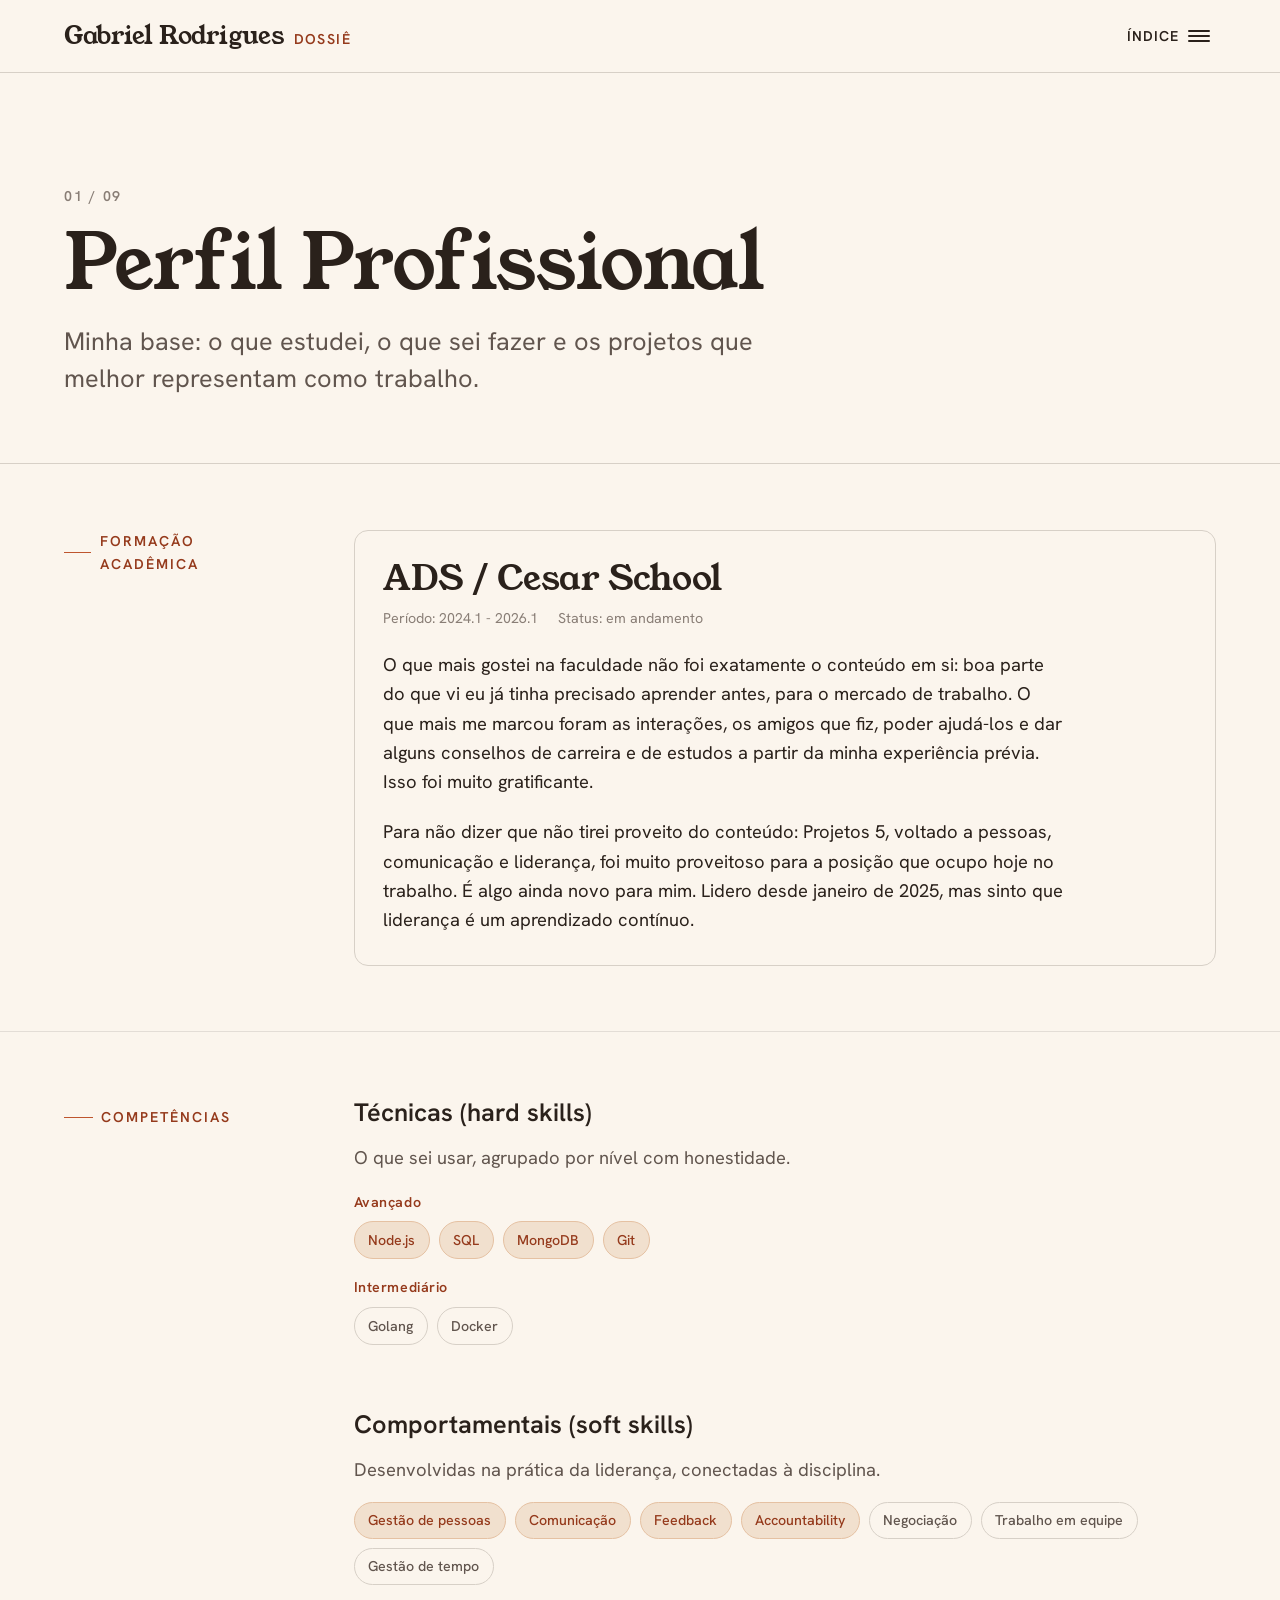
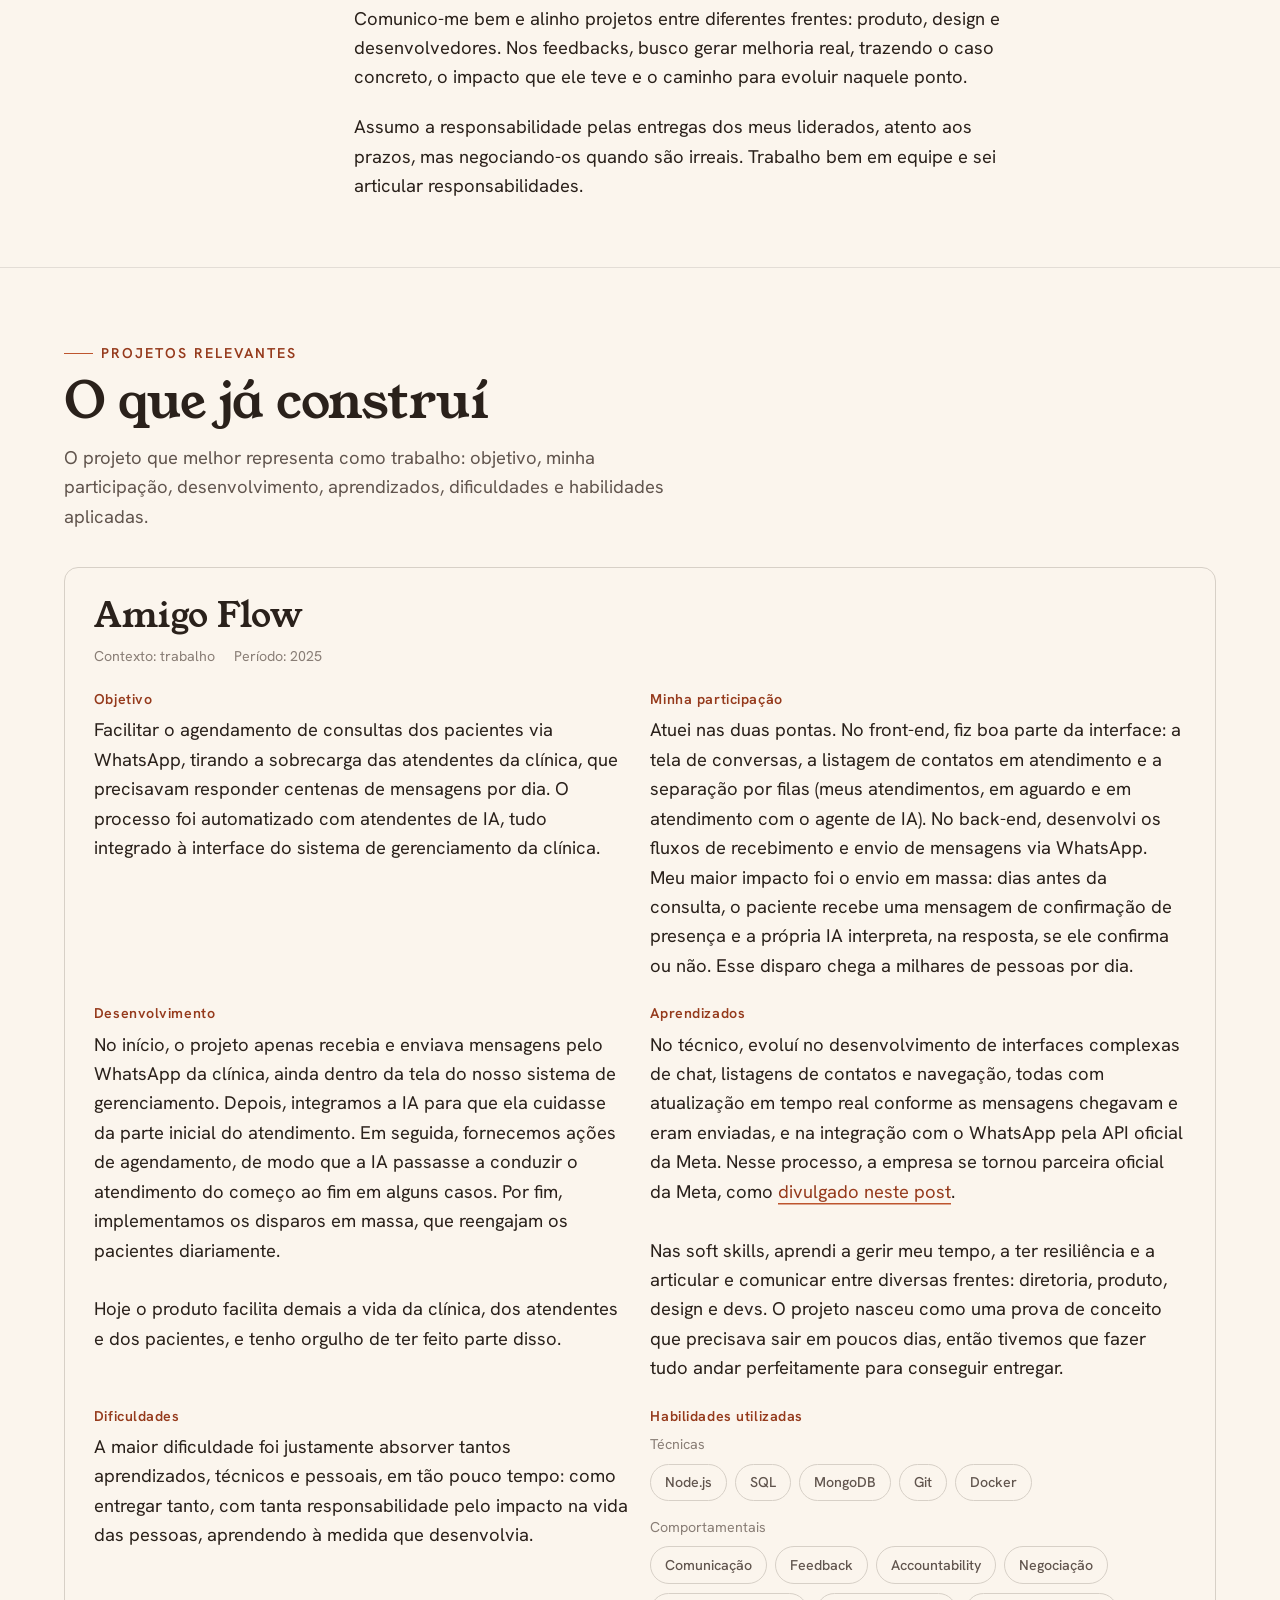
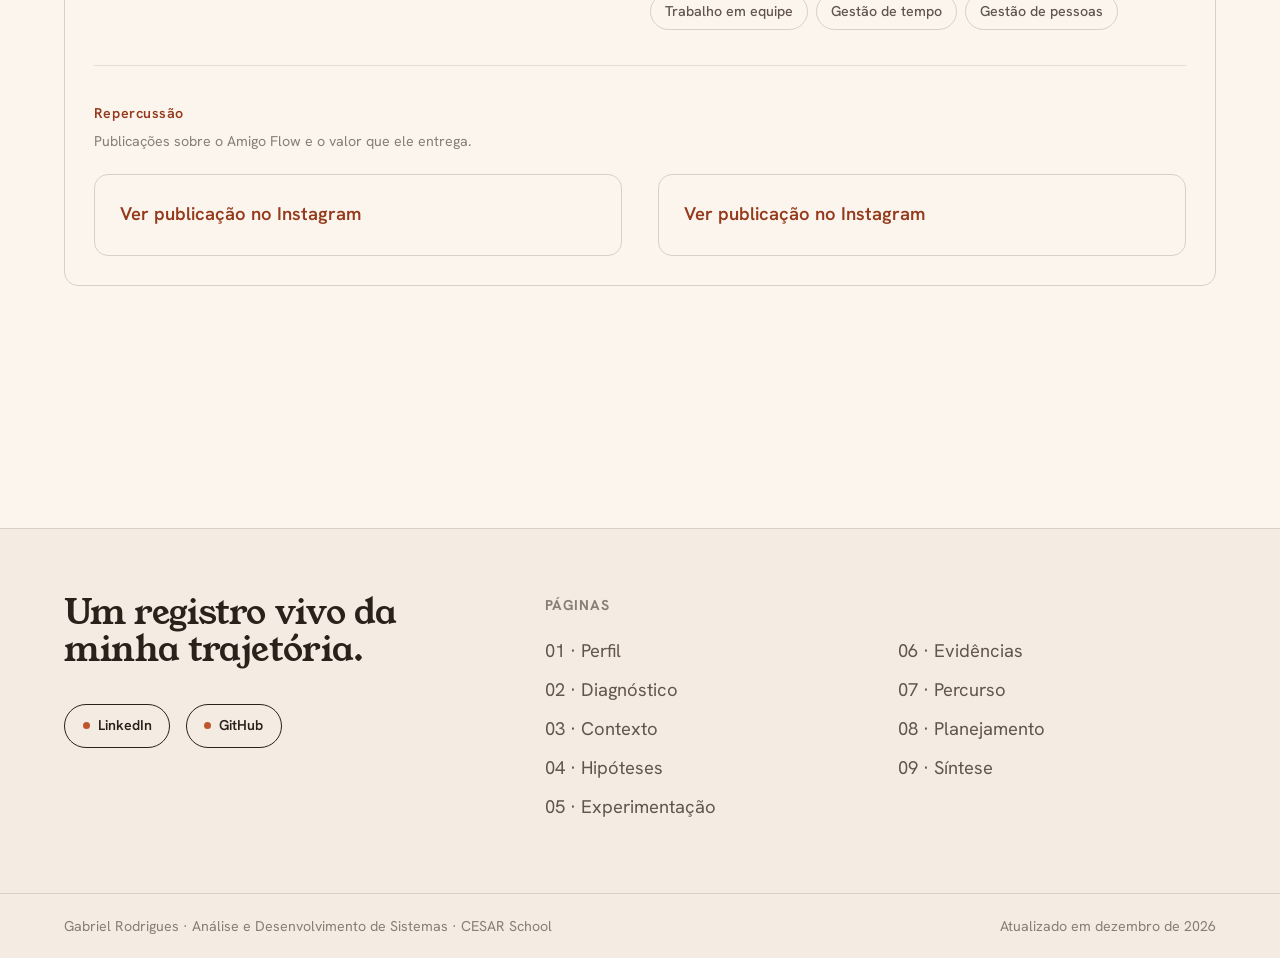
<file: paginas/01-perfil.html>
<!DOCTYPE html>
<html lang="pt-BR">
<head>
  <meta charset="UTF-8" />
  <meta name="viewport" content="width=device-width, initial-scale=1.0" />
  <title>01 · Perfil Profissional — Dossiê de Carreira</title>
  <meta name="description" content="Perfil profissional: formação acadêmica, competências e projetos relevantes." />
  <link rel="icon" href="../assets/img/favicon.svg" type="image/svg+xml" />
  <link rel="preconnect" href="https://fonts.googleapis.com" />
  <link rel="preconnect" href="https://fonts.gstatic.com" crossorigin />
  <link href="https://fonts.googleapis.com/css2?family=Hanken+Grotesk:wght@400;500;600;700&family=Young+Serif&display=swap" rel="stylesheet" />
  <link rel="stylesheet" href="../assets/css/style.css" />
</head>
<body data-page="01" data-root="..">
  <a class="skip-link" href="#conteudo">Pular para o conteúdo</a>
  <div id="site-header"></div>

  <main id="conteudo">
    <header class="page-hero shell" data-reveal-group>
      <p class="page-hero__index" data-reveal>01 / 09</p>
      <h1 data-reveal>Perfil Profissional</h1>
      <p class="page-hero__intro" data-reveal>
        Minha base: o que estudei, o que sei fazer e os projetos que melhor
        representam como trabalho.
      </p>
    </header>

    <!-- FORMAÇÃO -->
    <section class="section shell">
      <div class="split">
        <div class="split__aside"><p class="kicker">Formação acadêmica</p></div>
        <div class="flow" data-reveal-group>
          <article class="entry" data-reveal>
            <!-- PREENCHER: duplique este bloco para cada curso/formação -->
            <h3 class="entry__title">ADS / Cesar School</h3>
            <p class="entry__meta"><span>Período: 2024.1 - 2026.1</span><span>Status: em andamento</span></p>
            <div class="prose">
              <p>
                O que mais gostei na faculdade não foi exatamente o conteúdo em si:
                boa parte do que vi eu já tinha precisado aprender antes, para o mercado
                de trabalho. O que mais me marcou foram as interações, os amigos que fiz,
                poder ajudá-los e dar alguns conselhos de carreira e de estudos a partir
                da minha experiência prévia. Isso foi muito gratificante.
              </p>
              <p>
                Para não dizer que não tirei proveito do conteúdo: Projetos 5, voltado a
                pessoas, comunicação e liderança, foi muito proveitoso para a posição que
                ocupo hoje no trabalho. É algo ainda novo para mim. Lidero desde janeiro
                de 2025, mas sinto que liderança é um aprendizado contínuo.
              </p>
            </div>
          </article>
        </div>
      </div>
    </section>

    <!-- COMPETÊNCIAS -->
    <section class="section shell">
      <div class="split">
        <div class="split__aside"><p class="kicker">Competências</p></div>
        <div class="flow-l" data-reveal-group>
          <div data-reveal>
            <h4>Técnicas (hard skills)</h4>
            <p class="section__note">O que sei usar, agrupado por nível com honestidade.</p>
            <div style="margin-top:1.1rem">
              <p class="field__label">Avançado</p>
              <div class="tags" style="margin-top:0.5rem">
                <span class="tag tag--clay">Node.js</span>
                <span class="tag tag--clay">SQL</span>
                <span class="tag tag--clay">MongoDB</span>
                <span class="tag tag--clay">Git</span>
              </div>
            </div>
            <div style="margin-top:1.1rem">
              <p class="field__label">Intermediário</p>
              <div class="tags" style="margin-top:0.5rem">
                <span class="tag">Golang</span>
                <span class="tag">Docker</span>
              </div>
            </div>
          </div>
          <div data-reveal>
            <h4>Comportamentais (soft skills)</h4>
            <p class="section__note">Desenvolvidas na prática da liderança, conectadas à disciplina.</p>
            <div class="tags" style="margin-top:1rem">
              <span class="tag tag--clay">Gestão de pessoas</span>
              <span class="tag tag--clay">Comunicação</span>
              <span class="tag tag--clay">Feedback</span>
              <span class="tag tag--clay">Accountability</span>
              <span class="tag">Negociação</span>
              <span class="tag">Trabalho em equipe</span>
              <span class="tag">Gestão de tempo</span>
            </div>
            <div class="prose" style="margin-top:1.2rem">
              <p>
                Comunico-me bem e alinho projetos entre diferentes frentes: produto,
                design e desenvolvedores. Nos feedbacks, busco gerar melhoria real,
                trazendo o caso concreto, o impacto que ele teve e o caminho para evoluir
                naquele ponto.
              </p>
              <p>
                Assumo a responsabilidade pelas entregas dos meus liderados, atento aos
                prazos, mas negociando-os quando são irreais. Trabalho bem em equipe e sei
                articular responsabilidades.
              </p>
            </div>
          </div>
        </div>
      </div>
    </section>

    <!-- PROJETOS RELEVANTES -->
    <section class="section shell">
      <div class="section__head">
        <p class="kicker">Projetos relevantes</p>
        <h2>O que já construí</h2>
        <p class="section__note">O projeto que melhor representa como trabalho:
        objetivo, minha participação, desenvolvimento, aprendizados, dificuldades e
        habilidades aplicadas.</p>
      </div>

      <div data-reveal-group>
        <article class="entry" data-reveal>
          <h3 class="entry__title">Amigo Flow</h3>
          <p class="entry__meta"><span>Contexto: trabalho</span><span>Período: 2025</span></p>
          <div class="entry__grid">
            <div class="field">
              <p class="field__label">Objetivo</p>
              <p>
                Facilitar o agendamento de consultas dos pacientes via WhatsApp, tirando
                a sobrecarga das atendentes da clínica, que precisavam responder centenas
                de mensagens por dia. O processo foi automatizado com atendentes de IA,
                tudo integrado à interface do sistema de gerenciamento da clínica.
              </p>
            </div>
            <div class="field">
              <p class="field__label">Minha participação</p>
              <p>
                Atuei nas duas pontas. No front-end, fiz boa parte da interface: a tela de
                conversas, a listagem de contatos em atendimento e a separação por filas
                (meus atendimentos, em aguardo e em atendimento com o agente de IA). No
                back-end, desenvolvi os fluxos de recebimento e envio de mensagens via
                WhatsApp.
              </p>
              <p>
                Meu maior impacto foi o envio em massa: dias antes da consulta, o paciente
                recebe uma mensagem de confirmação de presença e a própria IA interpreta,
                na resposta, se ele confirma ou não. Esse disparo chega a milhares de
                pessoas por dia.
              </p>
            </div>
            <div class="field">
              <p class="field__label">Desenvolvimento</p>
              <p>
                No início, o projeto apenas recebia e enviava mensagens pelo WhatsApp da
                clínica, ainda dentro da tela do nosso sistema de gerenciamento. Depois,
                integramos a IA para que ela cuidasse da parte inicial do atendimento. Em
                seguida, fornecemos ações de agendamento, de modo que a IA passasse a
                conduzir o atendimento do começo ao fim em alguns casos. Por fim,
                implementamos os disparos em massa, que reengajam os pacientes diariamente.
              </p>
			  <br>
              <p>
                Hoje o produto facilita demais a vida da clínica, dos atendentes e dos
                pacientes, e tenho orgulho de ter feito parte disso.
              </p>
            </div>
            <div class="field">
              <p class="field__label">Aprendizados</p>
              <p>
                No técnico, evoluí no desenvolvimento de interfaces complexas de chat,
                listagens de contatos e navegação, todas com atualização em tempo real
                conforme as mensagens chegavam e eram enviadas, e na integração com o
                WhatsApp pela API oficial da Meta. Nesse processo, a empresa se tornou
                parceira oficial da Meta, como
                <a class="link" href="https://www.instagram.com/p/DV9eo5Ej7hM/" target="_blank" rel="noopener">divulgado neste post</a>.
              </p>
			  <br>
              <p>
                Nas soft skills, aprendi a gerir meu tempo, a ter resiliência e a articular
                e comunicar entre diversas frentes: diretoria, produto, design e devs. O
                projeto nasceu como uma prova de conceito que precisava sair em poucos
                dias, então tivemos que fazer tudo andar perfeitamente para conseguir
                entregar.
              </p>
            </div>
            <div class="field">
              <p class="field__label">Dificuldades</p>
              <p>
                A maior dificuldade foi justamente absorver tantos aprendizados, técnicos
                e pessoais, em tão pouco tempo: como entregar tanto, com tanta
                responsabilidade pelo impacto na vida das pessoas, aprendendo à medida que
                desenvolvia.
              </p>
            </div>
            <div class="field">
              <p class="field__label">Habilidades utilizadas</p>
              <p class="eyebrow-note" style="margin-bottom:0.5rem">Técnicas</p>
              <div class="tags">
                <span class="tag">Node.js</span>
                <span class="tag">SQL</span>
                <span class="tag">MongoDB</span>
                <span class="tag">Git</span>
                <span class="tag">Docker</span>
              </div>
              <p class="eyebrow-note" style="margin:0.9rem 0 0.5rem">Comportamentais</p>
              <div class="tags">
                <span class="tag">Comunicação</span>
                <span class="tag">Feedback</span>
                <span class="tag">Accountability</span>
                <span class="tag">Negociação</span>
                <span class="tag">Trabalho em equipe</span>
                <span class="tag">Gestão de tempo</span>
                <span class="tag">Gestão de pessoas</span>
              </div>
            </div>
          </div>

          <div class="project-pubs">
            <p class="field__label">Repercussão</p>
            <p class="eyebrow-note" style="margin-bottom:var(--space-s)">Publicações sobre o Amigo Flow e o valor que ele entrega.</p>
            <div class="embeds">
              <blockquote class="instagram-media" data-instgrm-permalink="https://www.instagram.com/p/DUtoDxQj8p_/" data-instgrm-version="14">
                <a href="https://www.instagram.com/p/DUtoDxQj8p_/" target="_blank" rel="noopener">Ver publicação no Instagram</a>
              </blockquote>
              <blockquote class="instagram-media" data-instgrm-permalink="https://www.instagram.com/p/DWSHb1EDx9L/" data-instgrm-version="14">
                <a href="https://www.instagram.com/p/DWSHb1EDx9L/" target="_blank" rel="noopener">Ver publicação no Instagram</a>
              </blockquote>
            </div>
          </div>
        </article>
      </div>
    </section>
  </main>

  <div id="site-footer"></div>
  <script src="../assets/js/main.js"></script>
  <script async src="https://www.instagram.com/embed.js"></script>
</body>
</html>
</file>
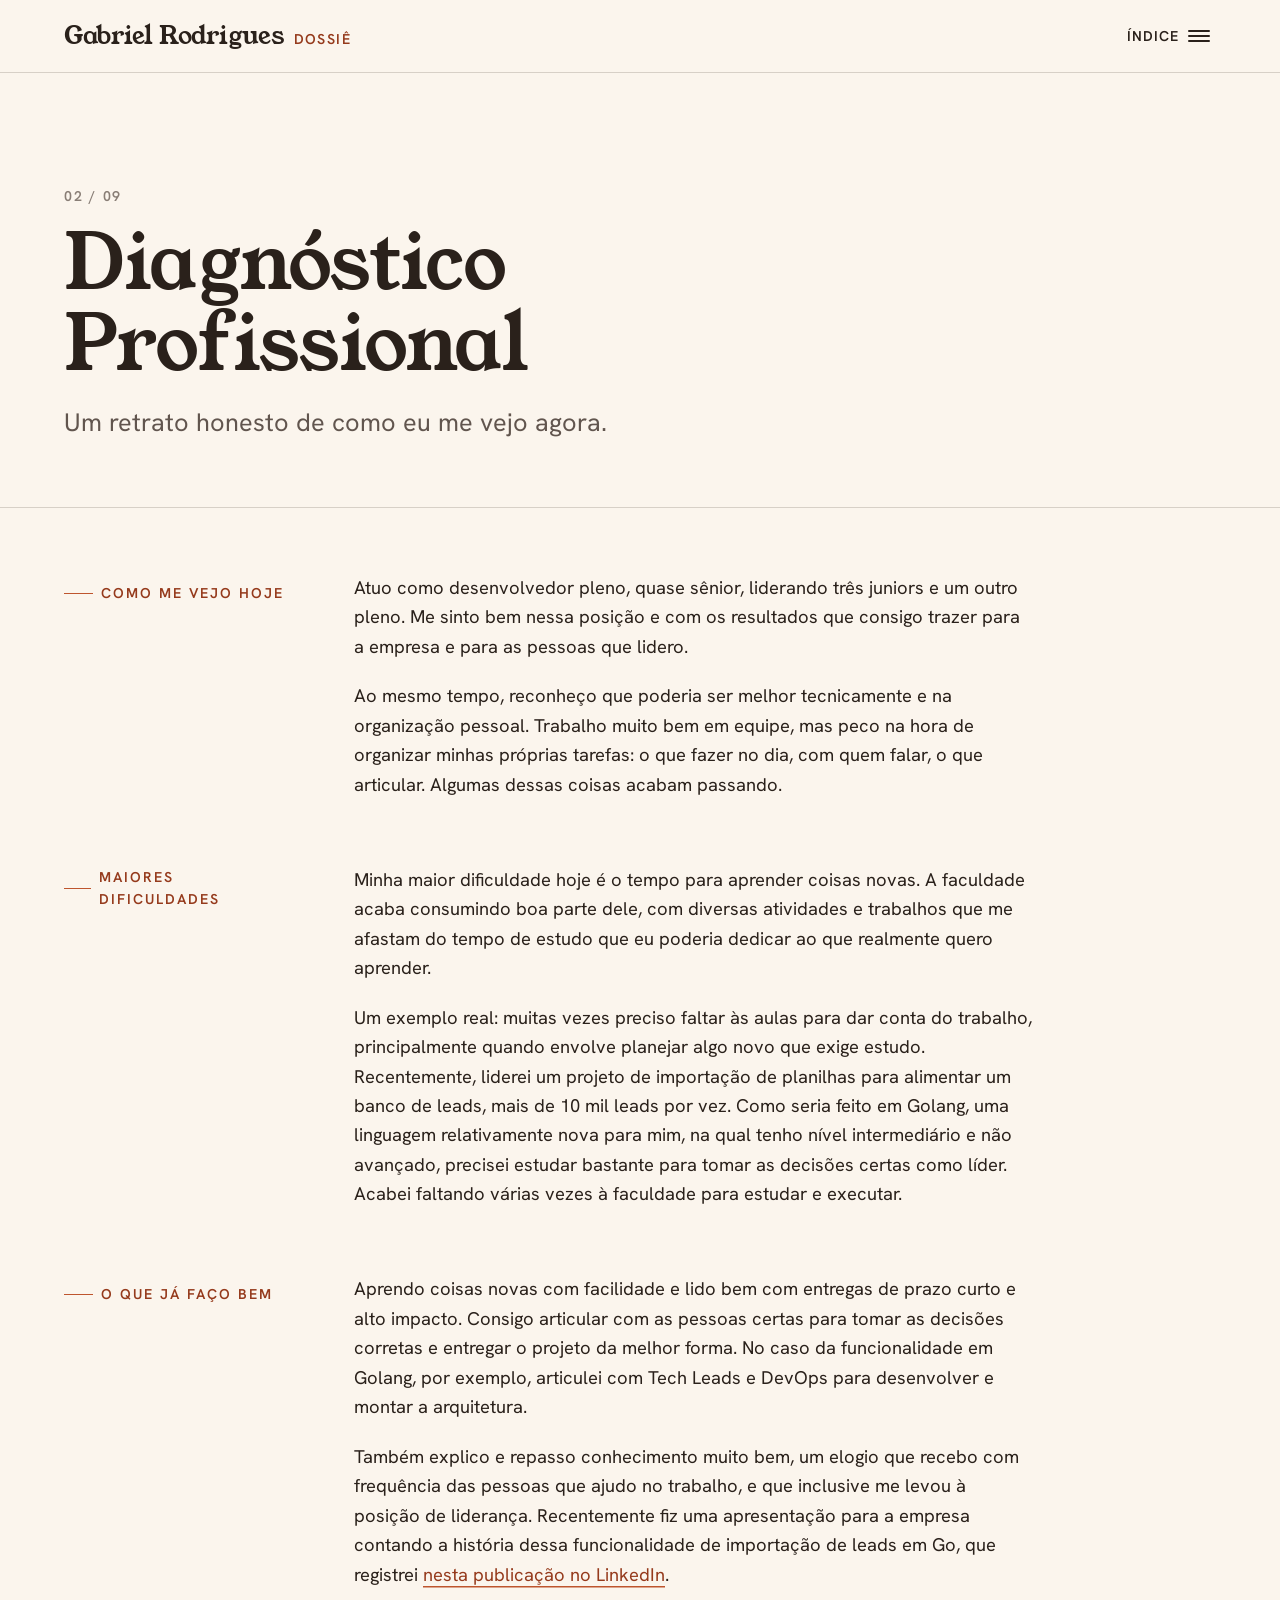
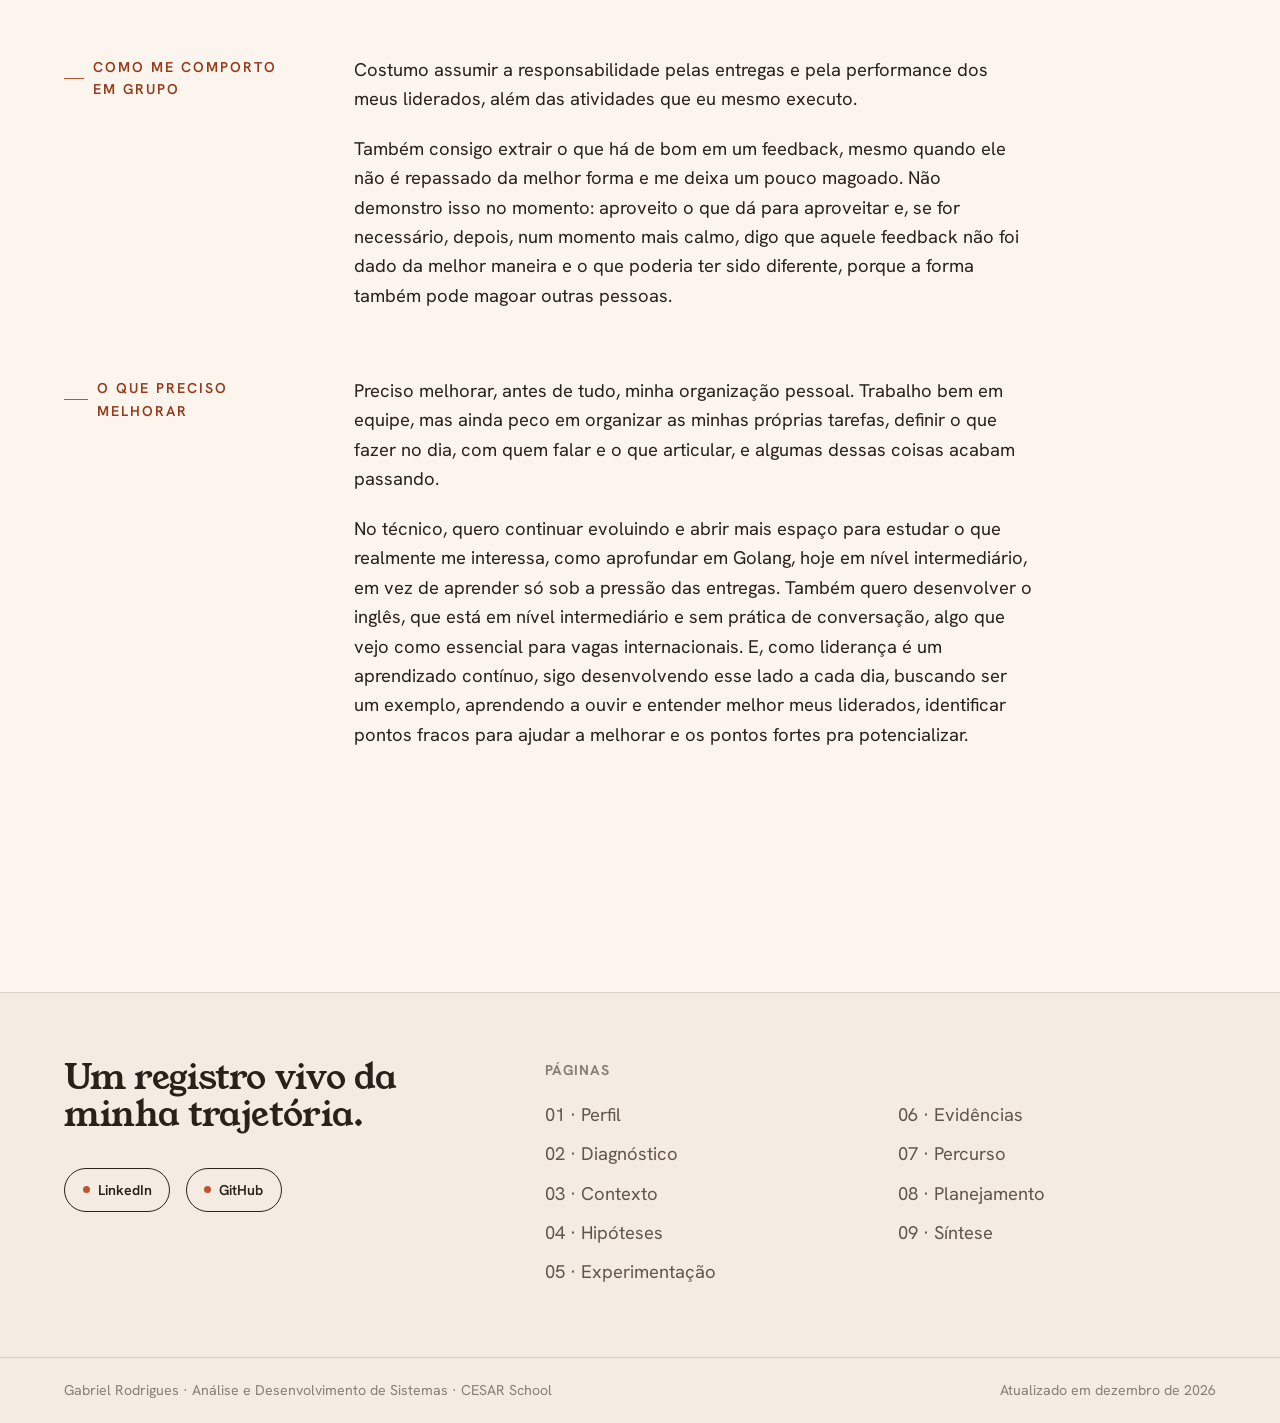
<file: paginas/02-diagnostico.html>
<!DOCTYPE html>
<html lang="pt-BR">
<head>
  <meta charset="UTF-8" />
  <meta name="viewport" content="width=device-width, initial-scale=1.0" />
  <title>02 · Diagnóstico Profissional — Dossiê de Carreira</title>
  <meta name="description" content="Diagnóstico profissional: como me vejo hoje, dificuldades, pontos fortes e o que preciso melhorar." />
  <link rel="icon" href="../assets/img/favicon.svg" type="image/svg+xml" />
  <link rel="preconnect" href="https://fonts.googleapis.com" />
  <link rel="preconnect" href="https://fonts.gstatic.com" crossorigin />
  <link href="https://fonts.googleapis.com/css2?family=Hanken+Grotesk:wght@400;500;600;700&family=Young+Serif&display=swap" rel="stylesheet" />
  <link rel="stylesheet" href="../assets/css/style.css" />
</head>
<body data-page="02" data-root="..">
  <a class="skip-link" href="#conteudo">Pular para o conteúdo</a>
  <div id="site-header"></div>

  <main id="conteudo">
    <header class="page-hero shell" data-reveal-group>
      <p class="page-hero__index" data-reveal>02 / 09</p>
      <h1 data-reveal>Diagnóstico Profissional</h1>
      <p class="page-hero__intro" data-reveal>
        Um retrato honesto de como eu me vejo agora.
      </p>
    </header>

    <!-- BLOCOS DE REFLEXÃO -->
    <section class="section shell">
      <div class="flow-l" data-reveal-group>
        <div class="split" data-reveal>
          <div class="split__aside"><p class="kicker">Como me vejo hoje</p></div>
          <div class="prose">
            <p>
              Atuo como desenvolvedor pleno, quase sênior, liderando três juniors e um
              outro pleno. Me sinto bem nessa posição e com os resultados que consigo
              trazer para a empresa e para as pessoas que lidero.
            </p>
            <p>
              Ao mesmo tempo, reconheço que poderia ser melhor tecnicamente e na
              organização pessoal. Trabalho muito bem em equipe, mas peco na hora de
              organizar minhas próprias tarefas: o que fazer no dia, com quem falar, o que
              articular. Algumas dessas coisas acabam passando.
            </p>
          </div>
        </div>
        <div class="split" data-reveal>
          <div class="split__aside"><p class="kicker">Maiores dificuldades</p></div>
          <div class="prose">
            <p>
              Minha maior dificuldade hoje é o tempo para aprender coisas novas. A
              faculdade acaba consumindo boa parte dele, com diversas atividades e
              trabalhos que me afastam do tempo de estudo que eu poderia dedicar ao que
              realmente quero aprender.
            </p>
            <p>
              Um exemplo real: muitas vezes preciso faltar às aulas para dar conta do
              trabalho, principalmente quando envolve planejar algo novo que exige estudo.
              Recentemente, liderei um projeto de importação de planilhas para alimentar
              um banco de leads, mais de 10 mil leads por vez. Como seria feito em Golang,
              uma linguagem relativamente nova para mim, na qual tenho nível intermediário
              e não avançado, precisei estudar bastante para tomar as decisões certas como
              líder. Acabei faltando várias vezes à faculdade para estudar e executar.
            </p>
          </div>
        </div>
        <div class="split" data-reveal>
          <div class="split__aside"><p class="kicker">O que já faço bem</p></div>
          <div class="prose">
            <p>
              Aprendo coisas novas com facilidade e lido bem com entregas de prazo curto e
              alto impacto. Consigo articular com as pessoas certas para tomar as decisões
              corretas e entregar o projeto da melhor forma. No caso da funcionalidade em
              Golang, por exemplo, articulei com Tech Leads e DevOps para desenvolver e
              montar a arquitetura.
            </p>
            <p>
              Também explico e repasso conhecimento muito bem, um elogio que recebo com
              frequência das pessoas que ajudo no trabalho, e que inclusive me levou à
              posição de liderança. Recentemente fiz uma apresentação para a empresa
              contando a história dessa funcionalidade de importação de leads em Go, que
              registrei
              <a class="link" href="https://www.linkedin.com/posts/grbritto_golang-backend-softwareengineering-activity-7455953022981074944-SEQC" target="_blank" rel="noopener">nesta publicação no LinkedIn</a>.
            </p>
          </div>
        </div>
        <div class="split" data-reveal>
          <div class="split__aside"><p class="kicker">Como me comporto em grupo</p></div>
          <div class="prose">
            <p>
              Costumo assumir a responsabilidade pelas entregas e pela performance dos
              meus liderados, além das atividades que eu mesmo executo.
            </p>
            <p>
              Também consigo extrair o que há de bom em um feedback, mesmo quando ele não
              é repassado da melhor forma e me deixa um pouco magoado. Não demonstro isso
              no momento: aproveito o que dá para aproveitar e, se for necessário, depois,
              num momento mais calmo, digo que aquele feedback não foi dado da melhor
              maneira e o que poderia ter sido diferente, porque a forma também pode magoar
              outras pessoas.
            </p>
          </div>
        </div>
        <div class="split" data-reveal>
          <div class="split__aside"><p class="kicker">O que preciso melhorar</p></div>
          <div class="prose">
            <p>
              Preciso melhorar, antes de tudo, minha organização pessoal. Trabalho bem em
              equipe, mas ainda peco em organizar as minhas próprias tarefas, definir o que
              fazer no dia, com quem falar e o que articular, e algumas dessas coisas
              acabam passando.
            </p>
            <p>
              No técnico, quero continuar evoluindo e abrir mais espaço para estudar o que
              realmente me interessa, como aprofundar em Golang, hoje em nível
              intermediário, em vez de aprender só sob a pressão das entregas. Também
              quero desenvolver o inglês, que está em nível intermediário e sem prática de
              conversação, algo que vejo como essencial para vagas internacionais. E, como
              liderança é um aprendizado contínuo, sigo desenvolvendo esse lado a cada dia,
			  buscando ser um exemplo, aprendendo a ouvir e entender melhor meus liderados,
			  identificar pontos fracos para ajudar a melhorar e os pontos fortes pra potencializar.
            </p>
          </div>
        </div>
      </div>
    </section>
  </main>

  <div id="site-footer"></div>
  <script src="../assets/js/main.js"></script>
</body>
</html>
</file>
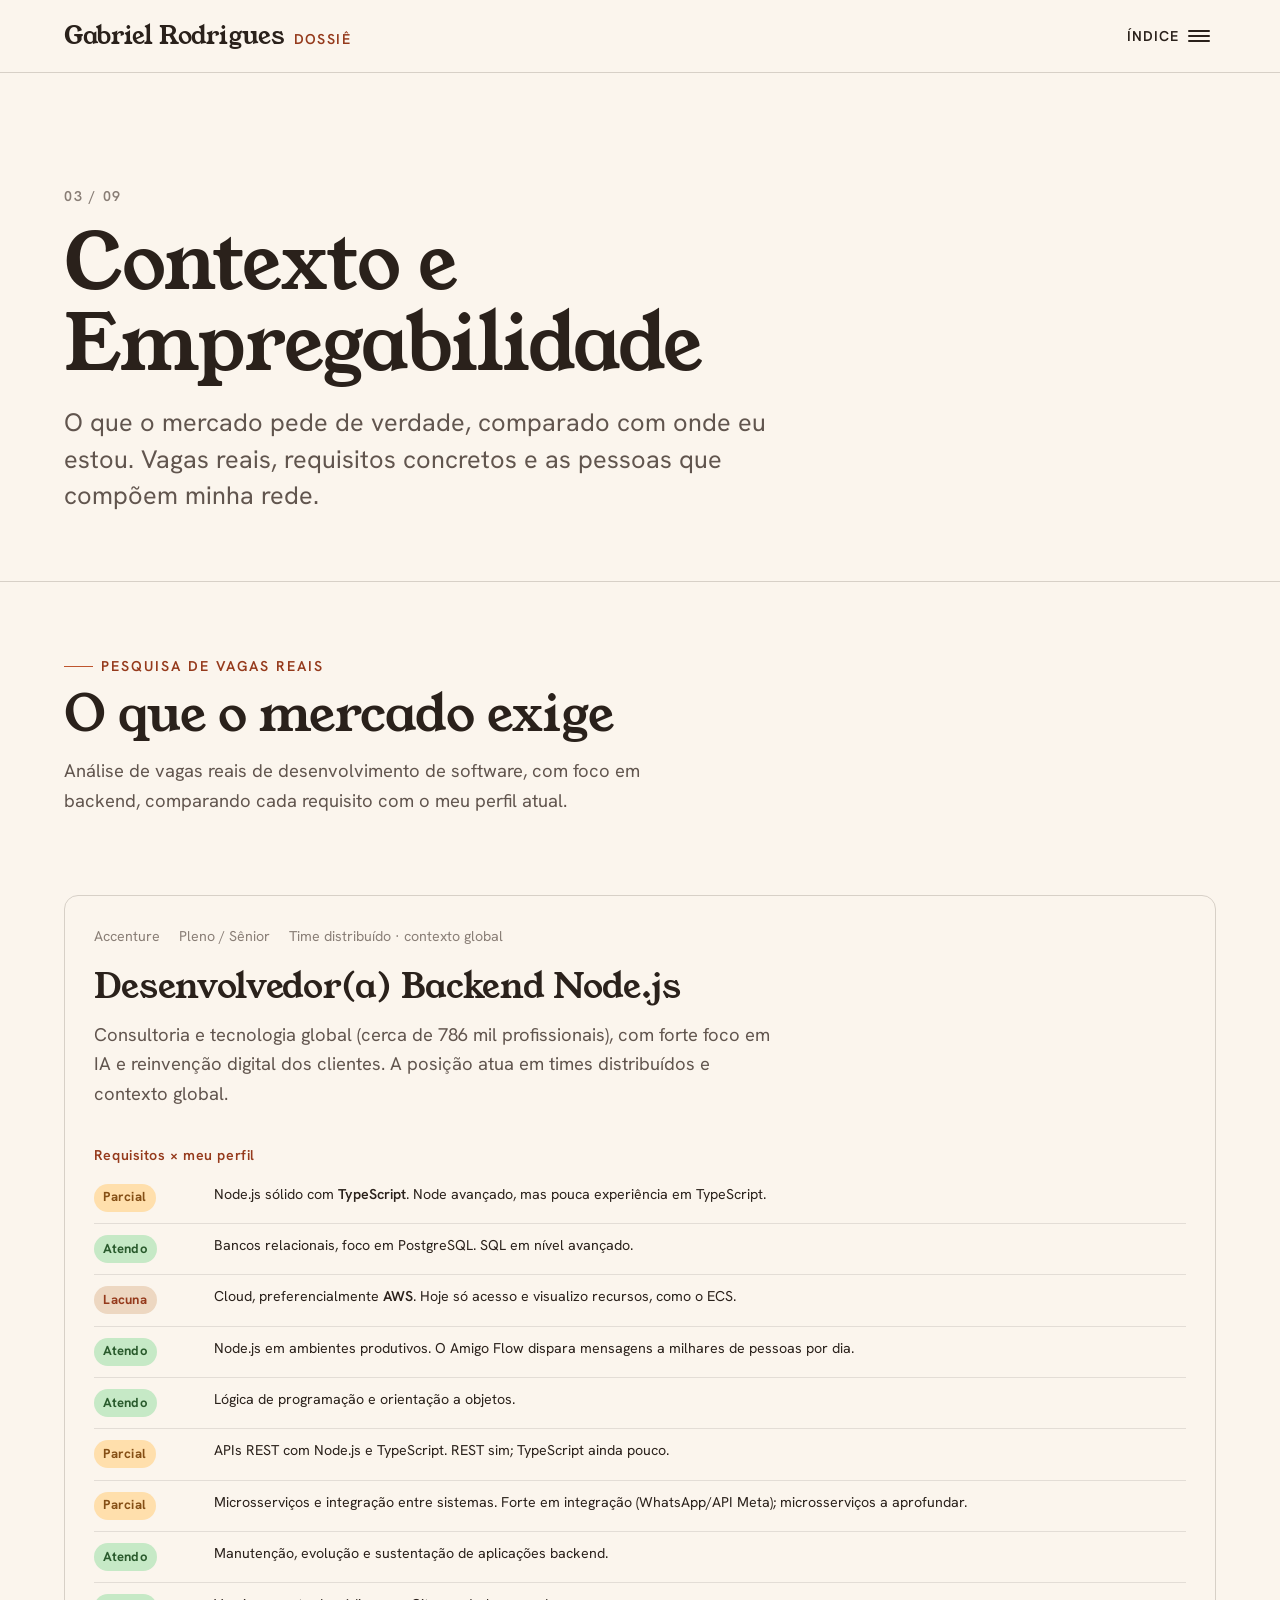
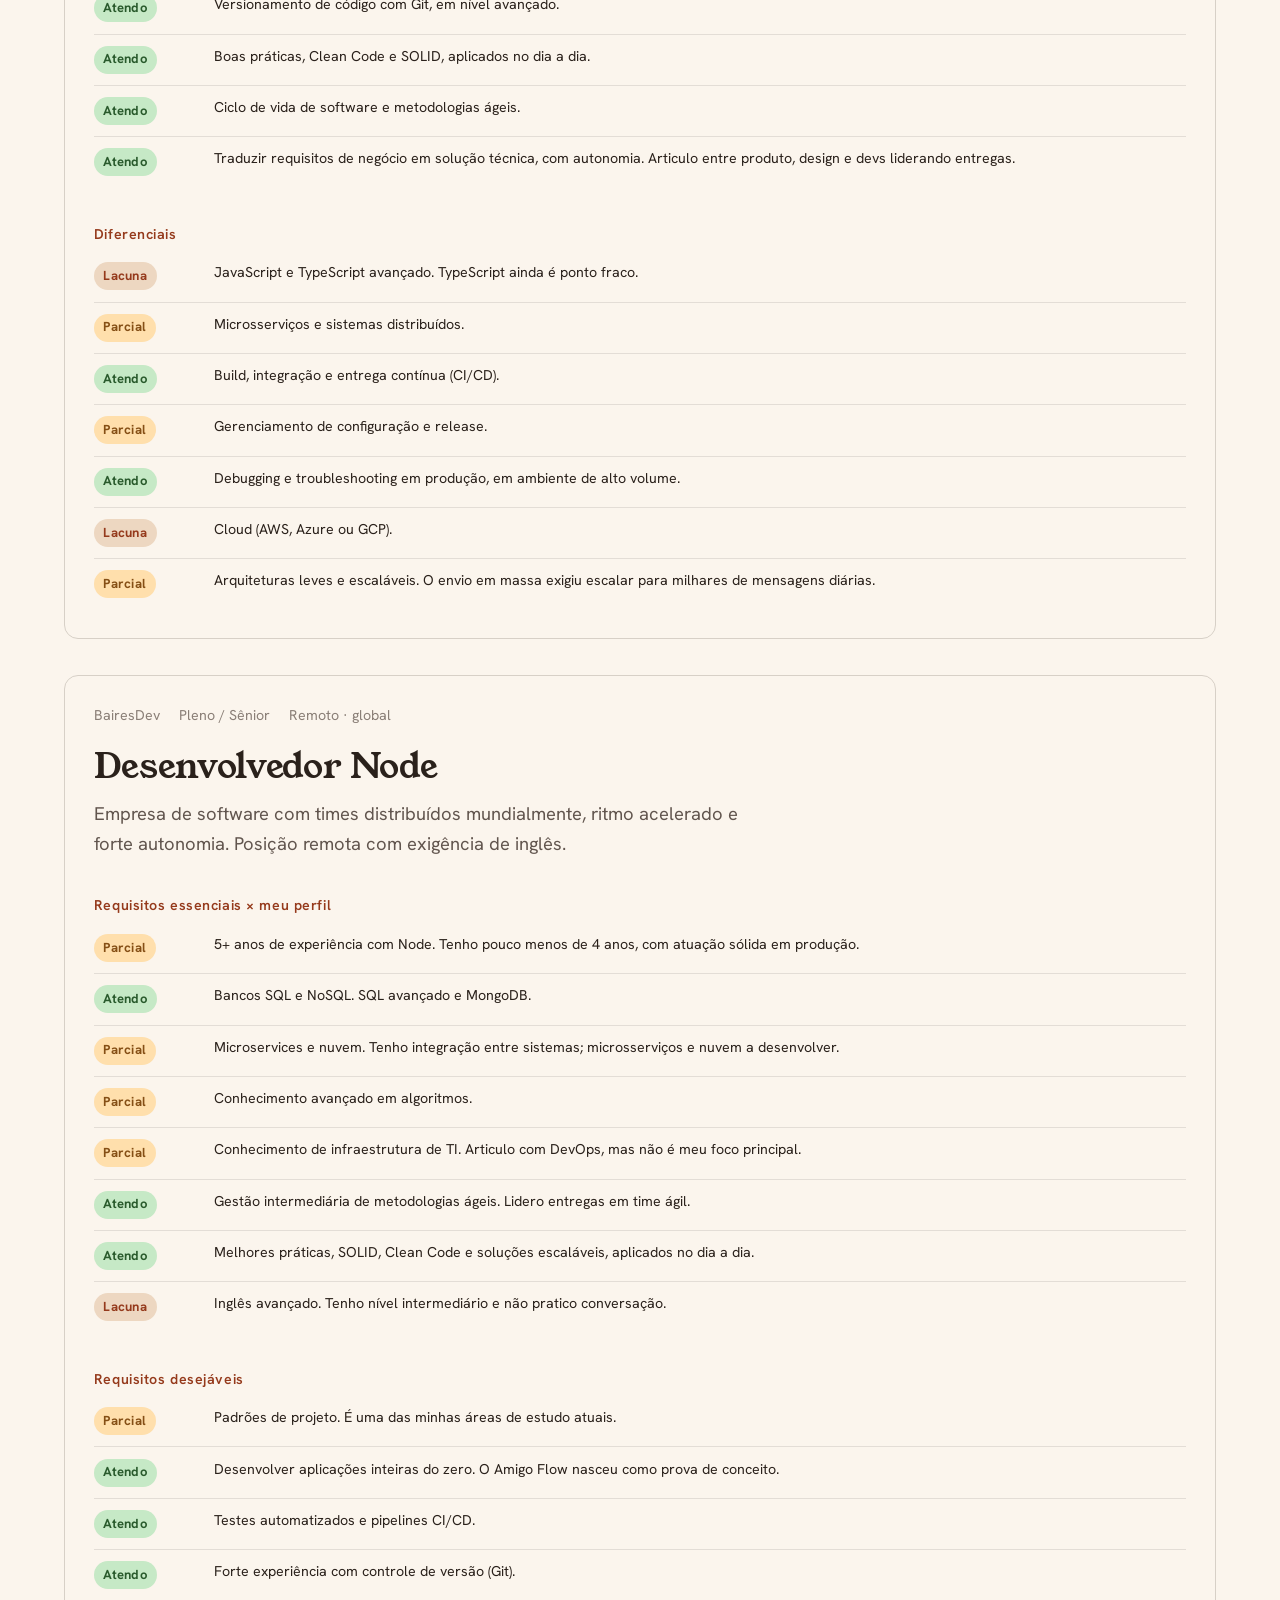
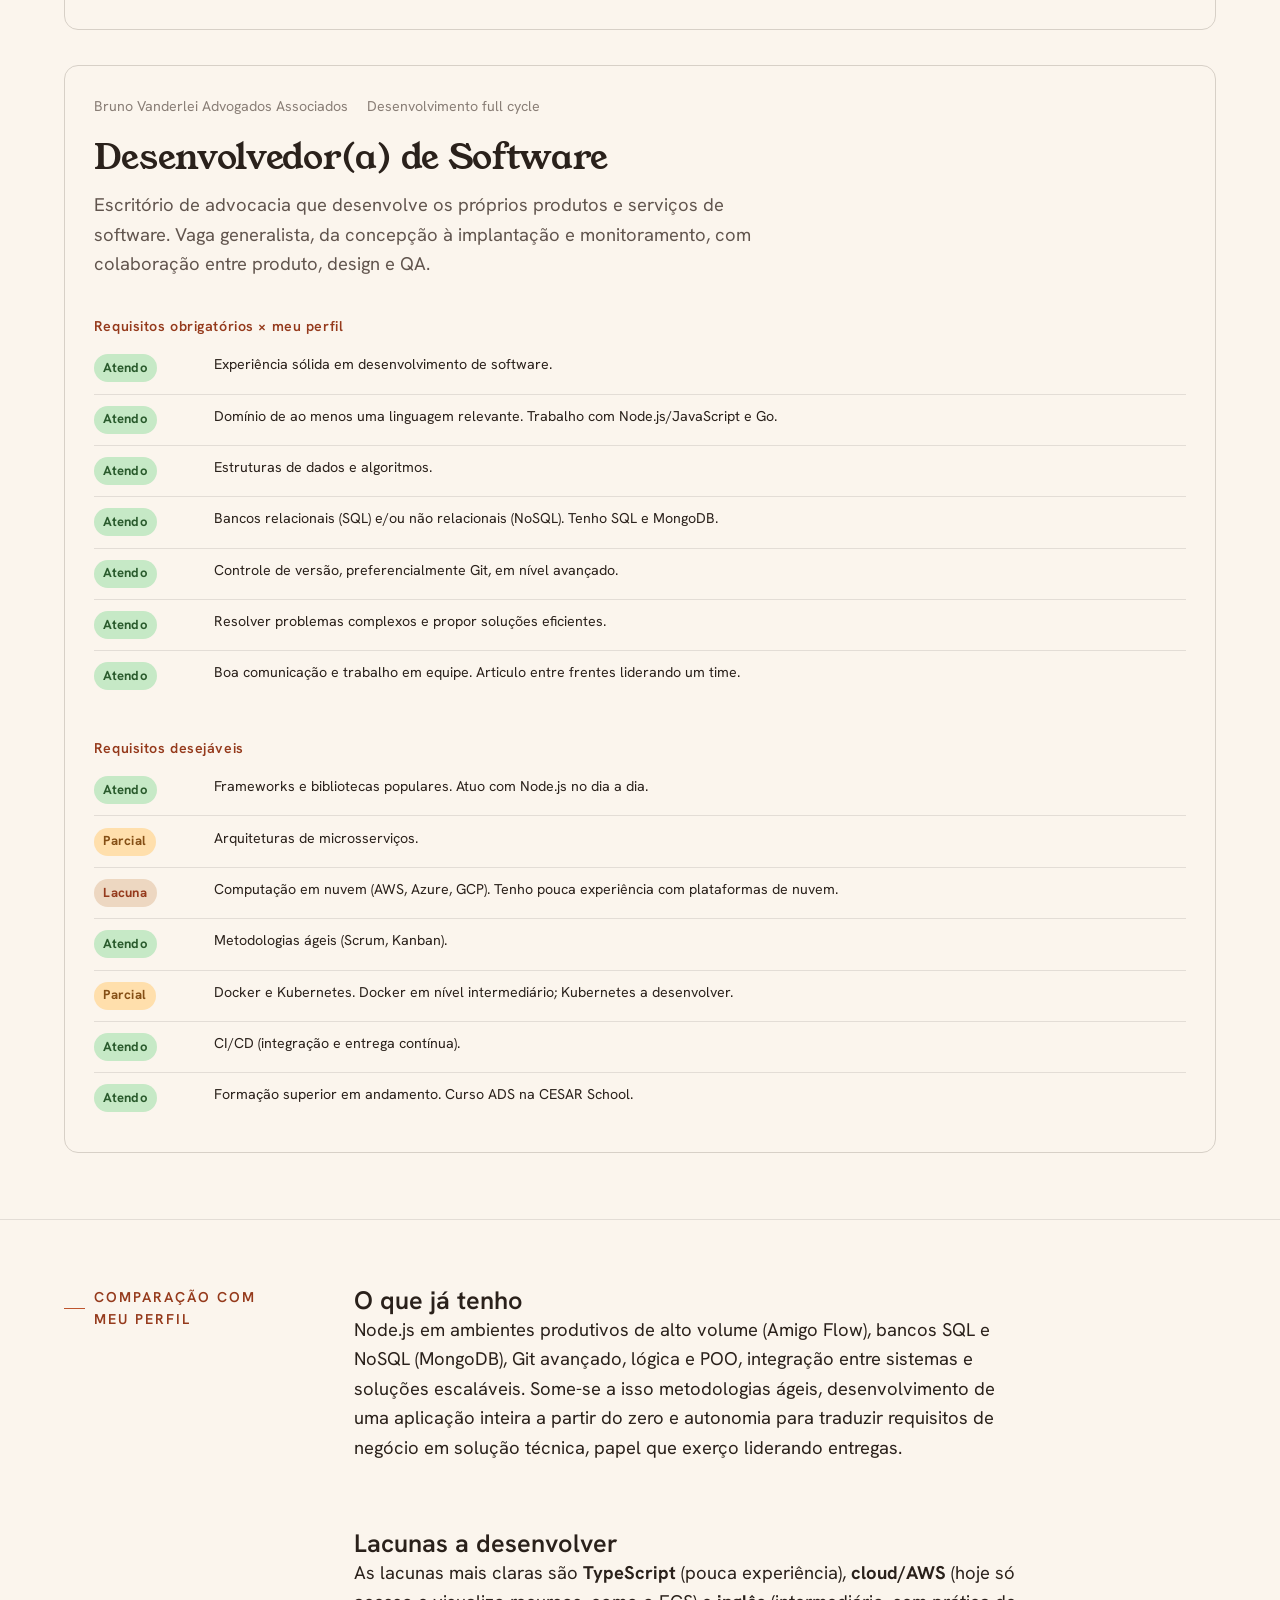
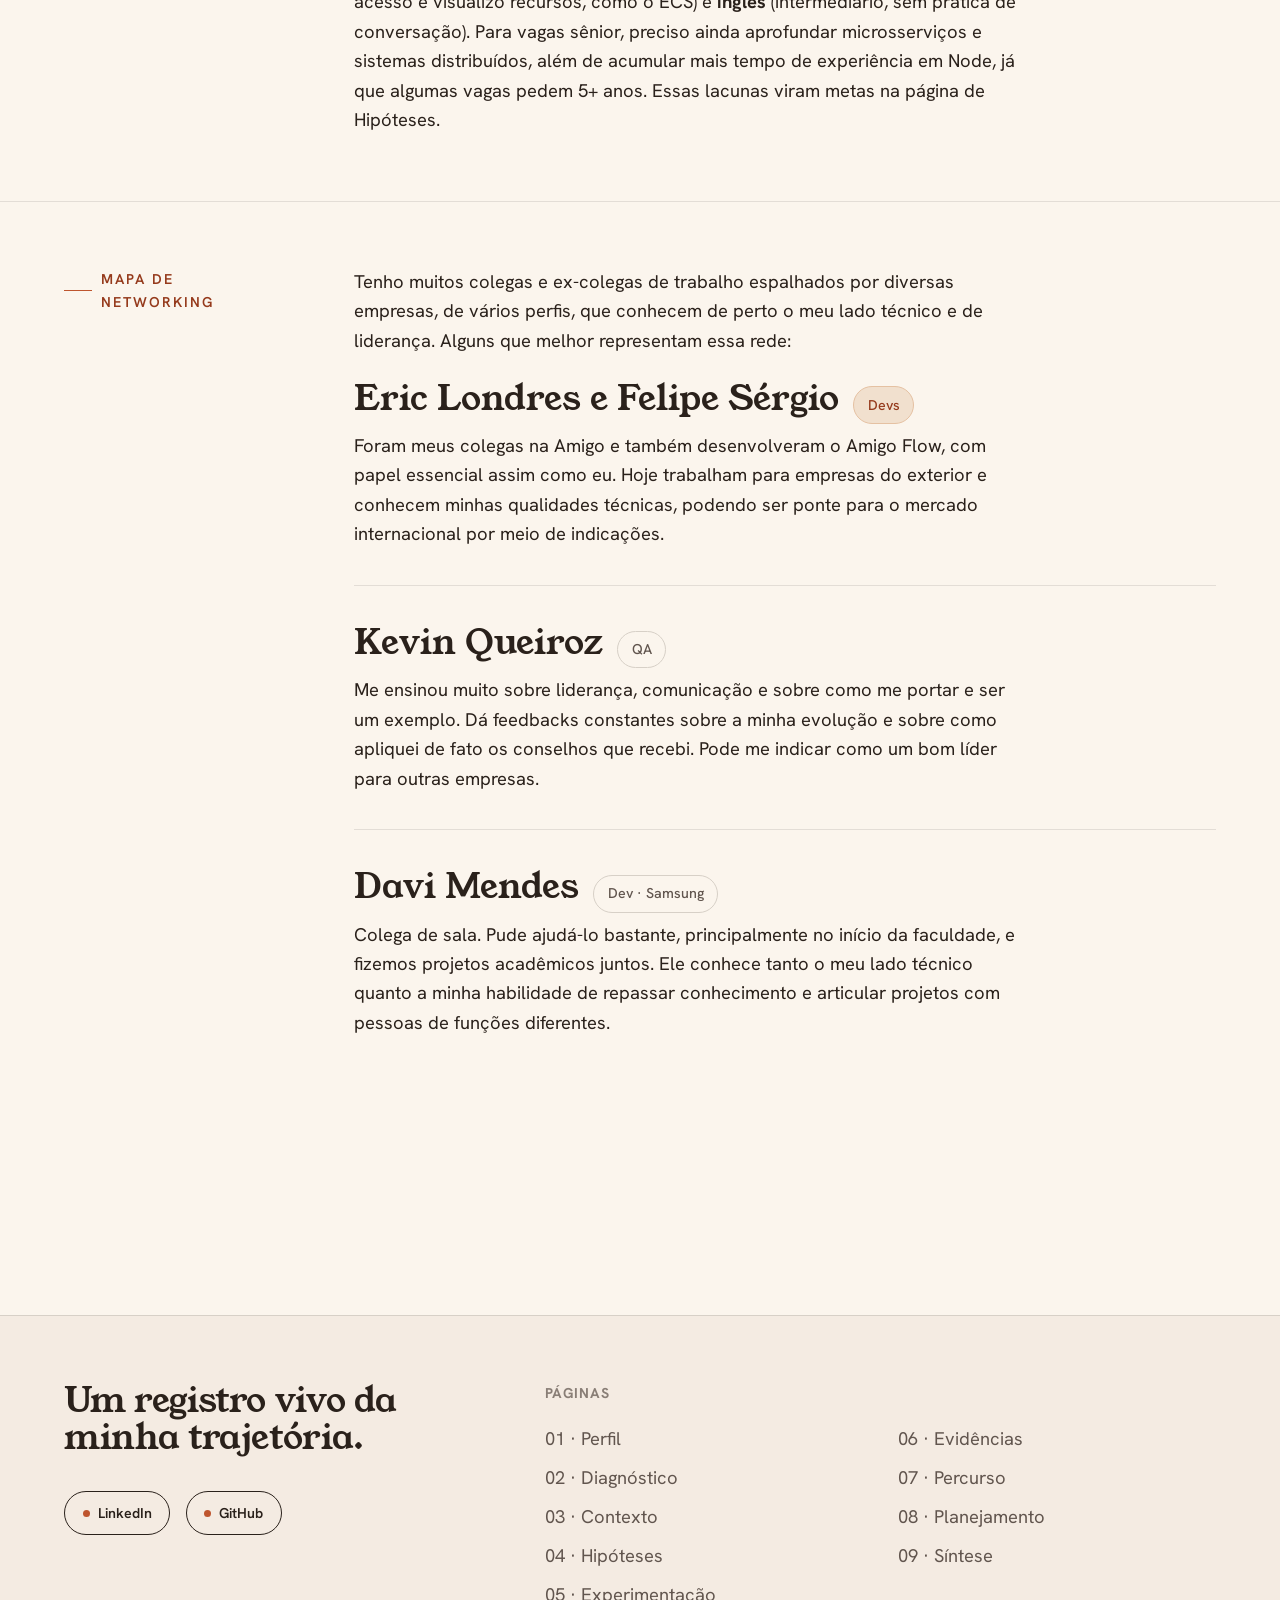
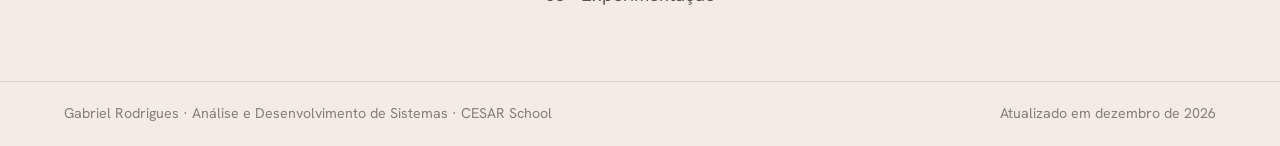
<file: paginas/03-contexto.html>
<!DOCTYPE html>
<html lang="pt-BR">
<head>
  <meta charset="UTF-8" />
  <meta name="viewport" content="width=device-width, initial-scale=1.0" />
  <title>03 · Contexto e Empregabilidade — Dossiê de Carreira</title>
  <meta name="description" content="Contexto e empregabilidade: pesquisa de vagas reais, exigências do mercado e mapa de networking." />
  <link rel="icon" href="../assets/img/favicon.svg" type="image/svg+xml" />
  <link rel="preconnect" href="https://fonts.googleapis.com" />
  <link rel="preconnect" href="https://fonts.gstatic.com" crossorigin />
  <link href="https://fonts.googleapis.com/css2?family=Hanken+Grotesk:wght@400;500;600;700&family=Young+Serif&display=swap" rel="stylesheet" />
  <link rel="stylesheet" href="../assets/css/style.css" />
</head>
<body data-page="03" data-root="..">
  <a class="skip-link" href="#conteudo">Pular para o conteúdo</a>
  <div id="site-header"></div>

  <main id="conteudo">
    <header class="page-hero shell" data-reveal-group>
      <p class="page-hero__index" data-reveal>03 / 09</p>
      <h1 data-reveal>Contexto e Empregabilidade</h1>
      <p class="page-hero__intro" data-reveal>
        O que o mercado pede de verdade, comparado com onde eu estou. Vagas reais,
        requisitos concretos e as pessoas que compõem minha rede.
      </p>
    </header>

    <!-- PESQUISA DE VAGAS -->
    <section class="section shell">
      <div class="section__head">
        <p class="kicker">Pesquisa de vagas reais</p>
        <h2>O que o mercado exige</h2>
        <p class="section__note">Análise de vagas reais de desenvolvimento de software,
        com foco em backend, comparando cada requisito com o meu perfil atual.</p>
      </div>

      <div class="legend" data-reveal>
        <span><i class="fit-yes"></i>Atendo</span>
        <span><i class="fit-partial"></i>Parcial</span>
        <span><i class="fit-gap"></i>Lacuna</span>
      </div>

      <div data-reveal-group>
        <!-- VAGA 1 -->
        <article class="entry" data-reveal>
          <p class="entry__meta"><span>Accenture</span><span>Pleno / Sênior</span><span>Time distribuído · contexto global</span></p>
          <h3 class="entry__title">Desenvolvedor(a) Backend Node.js</h3>
          <p class="vaga__context">Consultoria e tecnologia global (cerca de 786 mil profissionais),
          com forte foco em IA e reinvenção digital dos clientes. A posição atua em times
          distribuídos e contexto global.</p>

          <p class="field__label">Requisitos × meu perfil</p>
          <ul class="reqs">
            <li class="req"><span class="req__fit req__fit--partial">Parcial</span><p>Node.js sólido com <b>TypeScript</b>. Node avançado, mas pouca experiência em TypeScript.</p></li>
            <li class="req"><span class="req__fit req__fit--yes">Atendo</span><p>Bancos relacionais, foco em PostgreSQL. SQL em nível avançado.</p></li>
            <li class="req"><span class="req__fit req__fit--gap">Lacuna</span><p>Cloud, preferencialmente <b>AWS</b>. Hoje só acesso e visualizo recursos, como o ECS.</p></li>
            <li class="req"><span class="req__fit req__fit--yes">Atendo</span><p>Node.js em ambientes produtivos. O Amigo Flow dispara mensagens a milhares de pessoas por dia.</p></li>
            <li class="req"><span class="req__fit req__fit--yes">Atendo</span><p>Lógica de programação e orientação a objetos.</p></li>
            <li class="req"><span class="req__fit req__fit--partial">Parcial</span><p>APIs REST com Node.js e TypeScript. REST sim; TypeScript ainda pouco.</p></li>
            <li class="req"><span class="req__fit req__fit--partial">Parcial</span><p>Microsserviços e integração entre sistemas. Forte em integração (WhatsApp/API Meta); microsserviços a aprofundar.</p></li>
            <li class="req"><span class="req__fit req__fit--yes">Atendo</span><p>Manutenção, evolução e sustentação de aplicações backend.</p></li>
            <li class="req"><span class="req__fit req__fit--yes">Atendo</span><p>Versionamento de código com Git, em nível avançado.</p></li>
            <li class="req"><span class="req__fit req__fit--yes">Atendo</span><p>Boas práticas, Clean Code e SOLID, aplicados no dia a dia.</p></li>
            <li class="req"><span class="req__fit req__fit--yes">Atendo</span><p>Ciclo de vida de software e metodologias ágeis.</p></li>
            <li class="req"><span class="req__fit req__fit--yes">Atendo</span><p>Traduzir requisitos de negócio em solução técnica, com autonomia. Articulo entre produto, design e devs liderando entregas.</p></li>
          </ul>

          <p class="field__label" style="margin-block-start:var(--space-m)">Diferenciais</p>
          <ul class="reqs">
            <li class="req"><span class="req__fit req__fit--gap">Lacuna</span><p>JavaScript e TypeScript avançado. TypeScript ainda é ponto fraco.</p></li>
            <li class="req"><span class="req__fit req__fit--partial">Parcial</span><p>Microsserviços e sistemas distribuídos.</p></li>
            <li class="req"><span class="req__fit req__fit--yes">Atendo</span><p>Build, integração e entrega contínua (CI/CD).</p></li>
            <li class="req"><span class="req__fit req__fit--partial">Parcial</span><p>Gerenciamento de configuração e release.</p></li>
            <li class="req"><span class="req__fit req__fit--yes">Atendo</span><p>Debugging e troubleshooting em produção, em ambiente de alto volume.</p></li>
            <li class="req"><span class="req__fit req__fit--gap">Lacuna</span><p>Cloud (AWS, Azure ou GCP).</p></li>
            <li class="req"><span class="req__fit req__fit--partial">Parcial</span><p>Arquiteturas leves e escaláveis. O envio em massa exigiu escalar para milhares de mensagens diárias.</p></li>
          </ul>
        </article>

        <!-- VAGA 2 -->
        <article class="entry" data-reveal>
          <p class="entry__meta"><span>BairesDev</span><span>Pleno / Sênior</span><span>Remoto · global</span></p>
          <h3 class="entry__title">Desenvolvedor Node</h3>
          <p class="vaga__context">Empresa de software com times distribuídos mundialmente, ritmo
          acelerado e forte autonomia. Posição remota com exigência de inglês.</p>

          <p class="field__label">Requisitos essenciais × meu perfil</p>
          <ul class="reqs">
            <li class="req"><span class="req__fit req__fit--partial">Parcial</span><p>5+ anos de experiência com Node. Tenho pouco menos de 4 anos, com atuação sólida em produção.</p></li>
            <li class="req"><span class="req__fit req__fit--yes">Atendo</span><p>Bancos SQL e NoSQL. SQL avançado e MongoDB.</p></li>
            <li class="req"><span class="req__fit req__fit--partial">Parcial</span><p>Microservices e nuvem. Tenho integração entre sistemas; microsserviços e nuvem a desenvolver.</p></li>
            <li class="req"><span class="req__fit req__fit--partial">Parcial</span><p>Conhecimento avançado em algoritmos.</p></li>
            <li class="req"><span class="req__fit req__fit--partial">Parcial</span><p>Conhecimento de infraestrutura de TI. Articulo com DevOps, mas não é meu foco principal.</p></li>
            <li class="req"><span class="req__fit req__fit--yes">Atendo</span><p>Gestão intermediária de metodologias ágeis. Lidero entregas em time ágil.</p></li>
            <li class="req"><span class="req__fit req__fit--yes">Atendo</span><p>Melhores práticas, SOLID, Clean Code e soluções escaláveis, aplicados no dia a dia.</p></li>
            <li class="req"><span class="req__fit req__fit--gap">Lacuna</span><p>Inglês avançado. Tenho nível intermediário e não pratico conversação.</p></li>
          </ul>

          <p class="field__label" style="margin-block-start:var(--space-m)">Requisitos desejáveis</p>
          <ul class="reqs">
            <li class="req"><span class="req__fit req__fit--partial">Parcial</span><p>Padrões de projeto. É uma das minhas áreas de estudo atuais.</p></li>
            <li class="req"><span class="req__fit req__fit--yes">Atendo</span><p>Desenvolver aplicações inteiras do zero. O Amigo Flow nasceu como prova de conceito.</p></li>
            <li class="req"><span class="req__fit req__fit--yes">Atendo</span><p>Testes automatizados e pipelines CI/CD.</p></li>
            <li class="req"><span class="req__fit req__fit--yes">Atendo</span><p>Forte experiência com controle de versão (Git).</p></li>
          </ul>
        </article>

        <!-- VAGA 3 -->
        <article class="entry" data-reveal>
          <p class="entry__meta"><span>Bruno Vanderlei Advogados Associados</span><span>Desenvolvimento full cycle</span></p>
          <h3 class="entry__title">Desenvolvedor(a) de Software</h3>
          <p class="vaga__context">Escritório de advocacia que desenvolve os próprios produtos e
          serviços de software. Vaga generalista, da concepção à implantação e monitoramento,
          com colaboração entre produto, design e QA.</p>

          <p class="field__label">Requisitos obrigatórios × meu perfil</p>
          <ul class="reqs">
            <li class="req"><span class="req__fit req__fit--yes">Atendo</span><p>Experiência sólida em desenvolvimento de software.</p></li>
            <li class="req"><span class="req__fit req__fit--yes">Atendo</span><p>Domínio de ao menos uma linguagem relevante. Trabalho com Node.js/JavaScript e Go.</p></li>
            <li class="req"><span class="req__fit req__fit--yes">Atendo</span><p>Estruturas de dados e algoritmos.</p></li>
            <li class="req"><span class="req__fit req__fit--yes">Atendo</span><p>Bancos relacionais (SQL) e/ou não relacionais (NoSQL). Tenho SQL e MongoDB.</p></li>
            <li class="req"><span class="req__fit req__fit--yes">Atendo</span><p>Controle de versão, preferencialmente Git, em nível avançado.</p></li>
            <li class="req"><span class="req__fit req__fit--yes">Atendo</span><p>Resolver problemas complexos e propor soluções eficientes.</p></li>
            <li class="req"><span class="req__fit req__fit--yes">Atendo</span><p>Boa comunicação e trabalho em equipe. Articulo entre frentes liderando um time.</p></li>
          </ul>

          <p class="field__label" style="margin-block-start:var(--space-m)">Requisitos desejáveis</p>
          <ul class="reqs">
            <li class="req"><span class="req__fit req__fit--yes">Atendo</span><p>Frameworks e bibliotecas populares. Atuo com Node.js no dia a dia.</p></li>
            <li class="req"><span class="req__fit req__fit--partial">Parcial</span><p>Arquiteturas de microsserviços.</p></li>
            <li class="req"><span class="req__fit req__fit--gap">Lacuna</span><p>Computação em nuvem (AWS, Azure, GCP). Tenho pouca experiência com plataformas de nuvem.</p></li>
            <li class="req"><span class="req__fit req__fit--yes">Atendo</span><p>Metodologias ágeis (Scrum, Kanban).</p></li>
            <li class="req"><span class="req__fit req__fit--partial">Parcial</span><p>Docker e Kubernetes. Docker em nível intermediário; Kubernetes a desenvolver.</p></li>
            <li class="req"><span class="req__fit req__fit--yes">Atendo</span><p>CI/CD (integração e entrega contínua).</p></li>
            <li class="req"><span class="req__fit req__fit--yes">Atendo</span><p>Formação superior em andamento. Curso ADS na CESAR School.</p></li>
          </ul>
        </article>
      </div>
    </section>

    <!-- COMPARAÇÃO COM PERFIL -->
    <section class="section shell">
      <div class="split">
        <div class="split__aside"><p class="kicker">Comparação com meu perfil</p></div>
        <div class="flow-l" data-reveal-group>
          <div data-reveal>
            <h4>O que já tenho</h4>
            <div class="prose">
              <p>
                Node.js em ambientes produtivos de alto volume (Amigo Flow), bancos SQL e
                NoSQL (MongoDB), Git avançado, lógica e POO, integração entre sistemas e
                soluções escaláveis. Some-se a isso metodologias ágeis, desenvolvimento de
                uma aplicação inteira a partir do zero e autonomia para traduzir requisitos
                de negócio em solução técnica, papel que exerço liderando entregas.
              </p>
            </div>
          </div>
          <div data-reveal>
            <h4>Lacunas a desenvolver</h4>
            <div class="prose">
              <p>
                As lacunas mais claras são <b>TypeScript</b> (pouca experiência),
                <b>cloud/AWS</b> (hoje só acesso e visualizo recursos, como o ECS) e
                <b>inglês</b> (intermediário, sem prática de conversação). Para vagas
                sênior, preciso ainda aprofundar microsserviços e sistemas distribuídos,
                além de acumular mais tempo de experiência em Node, já que algumas vagas
                pedem 5+ anos. Essas lacunas viram metas na página de Hipóteses.
              </p>
            </div>
          </div>
        </div>
      </div>
    </section>

    <!-- MAPA DE NETWORKING -->
    <section class="section shell">
      <div class="split">
        <div class="split__aside">
          <p class="kicker">Mapa de networking</p>
        </div>
        <div class="flow" data-reveal-group>
          <div class="prose" data-reveal>
            <p>
              Tenho muitos colegas e ex-colegas de trabalho espalhados por diversas
              empresas, de vários perfis, que conhecem de perto o meu lado técnico e de
              liderança. Alguns que melhor representam essa rede:
            </p>
          </div>
          <ul class="net" data-reveal>
            <li class="net-item">
              <div class="net-head">
                <h4>Eric Londres e Felipe Sérgio</h4>
                <span class="tag tag--clay">Devs</span>
              </div>
              <p>
                Foram meus colegas na Amigo e também desenvolveram o Amigo Flow, com papel
                essencial assim como eu. Hoje trabalham para empresas do exterior e conhecem
                minhas qualidades técnicas, podendo ser ponte para o mercado internacional
                por meio de indicações.
              </p>
            </li>
            <li class="net-item">
              <div class="net-head">
                <h4>Kevin Queiroz</h4>
                <span class="tag">QA</span>
              </div>
              <p>
                Me ensinou muito sobre liderança, comunicação e sobre como me portar e ser
                um exemplo. Dá feedbacks constantes sobre a minha evolução e sobre como
                apliquei de fato os conselhos que recebi. Pode me indicar como um bom líder
                para outras empresas.
              </p>
            </li>
            <li class="net-item">
              <div class="net-head">
                <h4>Davi Mendes</h4>
                <span class="tag">Dev · Samsung</span>
              </div>
              <p>
                Colega de sala. Pude ajudá-lo bastante, principalmente no início da
                faculdade, e fizemos projetos acadêmicos juntos. Ele conhece tanto o meu
                lado técnico quanto a minha habilidade de repassar conhecimento e articular
                projetos com pessoas de funções diferentes.
              </p>
            </li>
          </ul>
        </div>
      </div>
    </section>
  </main>

  <div id="site-footer"></div>
  <script src="../assets/js/main.js"></script>
</body>
</html>
</file>
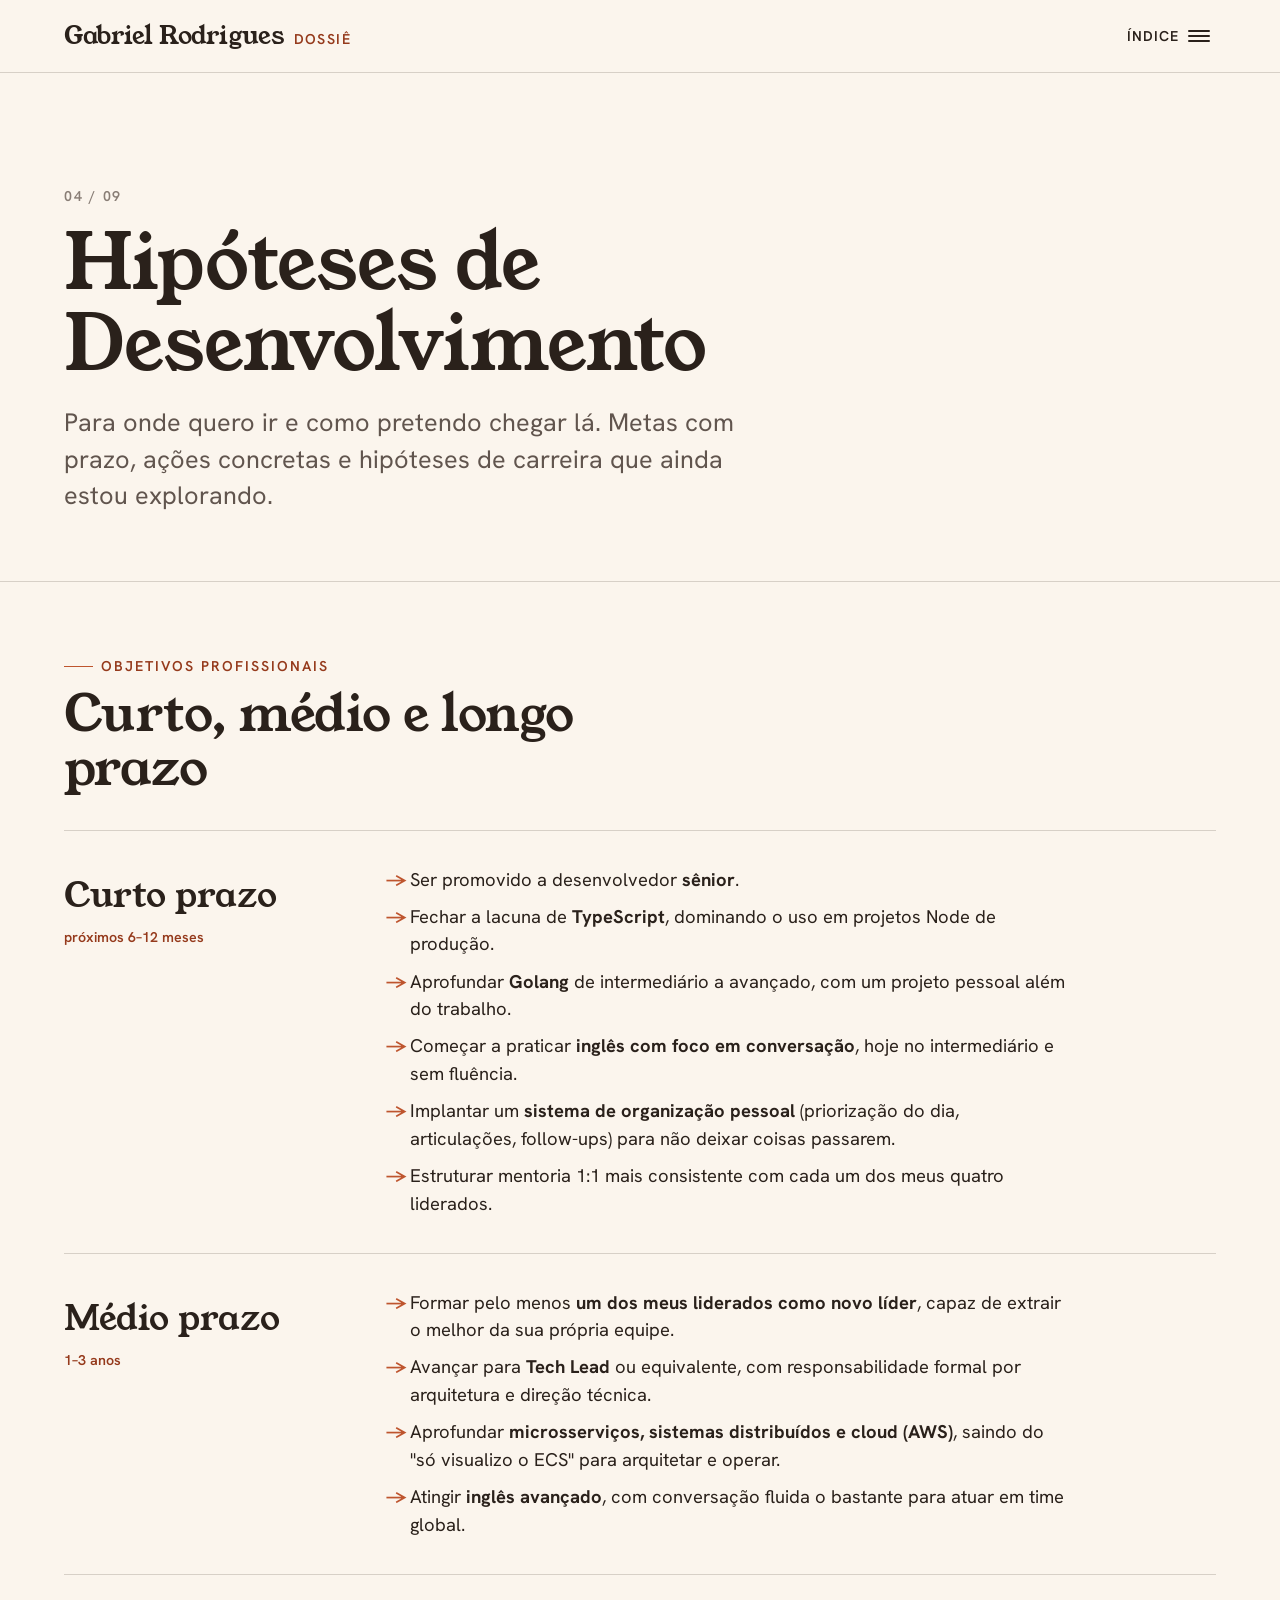
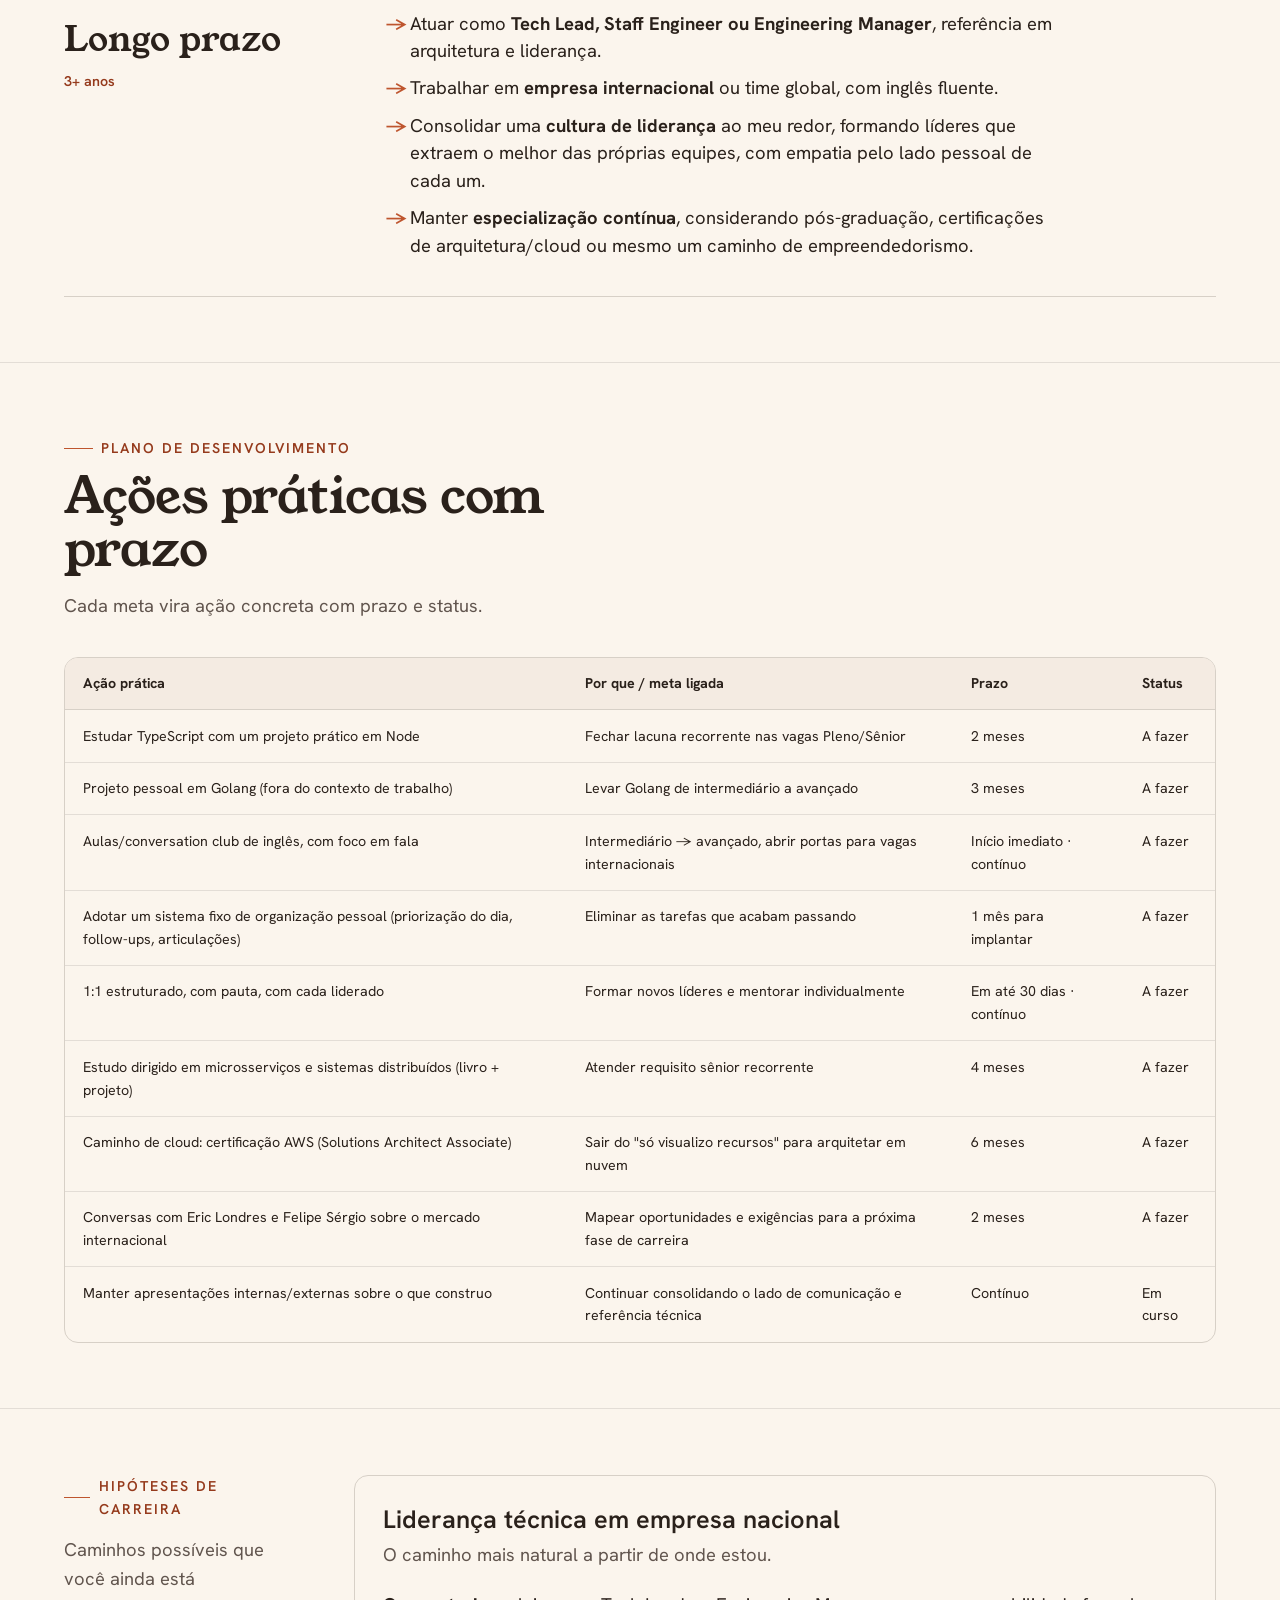
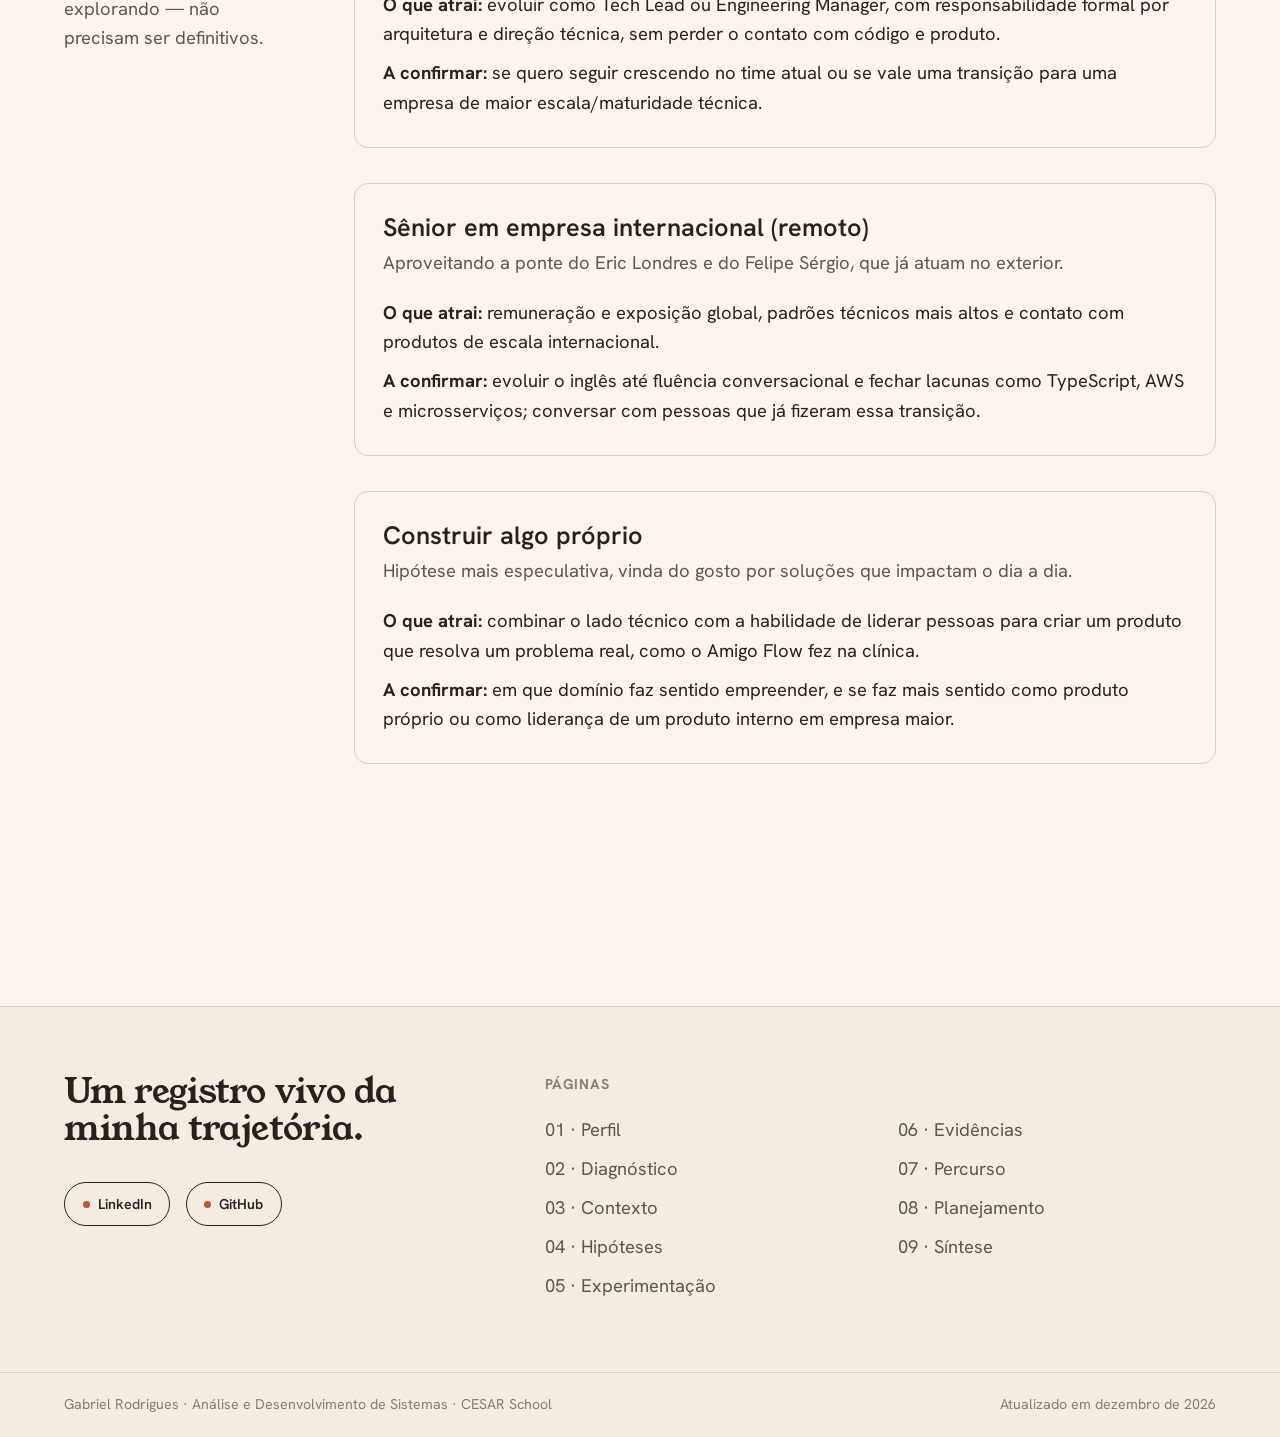
<file: paginas/04-hipoteses.html>
<!DOCTYPE html>
<html lang="pt-BR">
<head>
  <meta charset="UTF-8" />
  <meta name="viewport" content="width=device-width, initial-scale=1.0" />
  <title>04 · Hipóteses de Desenvolvimento — Dossiê de Carreira</title>
  <meta name="description" content="Hipóteses de desenvolvimento: metas de curto, médio e longo prazo e plano de ação." />
  <link rel="icon" href="../assets/img/favicon.svg" type="image/svg+xml" />
  <link rel="preconnect" href="https://fonts.googleapis.com" />
  <link rel="preconnect" href="https://fonts.gstatic.com" crossorigin />
  <link href="https://fonts.googleapis.com/css2?family=Hanken+Grotesk:wght@400;500;600;700&family=Young+Serif&display=swap" rel="stylesheet" />
  <link rel="stylesheet" href="../assets/css/style.css" />
</head>
<body data-page="04" data-root="..">
  <a class="skip-link" href="#conteudo">Pular para o conteúdo</a>
  <div id="site-header"></div>

  <main id="conteudo">
    <header class="page-hero shell" data-reveal-group>
      <p class="page-hero__index" data-reveal>04 / 09</p>
      <h1 data-reveal>Hipóteses de Desenvolvimento</h1>
      <p class="page-hero__intro" data-reveal>
        Para onde quero ir e como pretendo chegar lá. Metas com prazo, ações concretas
        e hipóteses de carreira que ainda estou explorando.
      </p>
    </header>

    <!-- OBJETIVOS POR HORIZONTE -->
    <section class="section shell">
      <div class="section__head">
        <p class="kicker">Objetivos profissionais</p>
        <h2>Curto, médio e longo prazo</h2>
      </div>

      <div class="horizon" data-reveal-group>
        <div class="horizon__row" data-reveal>
          <div class="horizon__when">
            <p class="horizon__term">Curto prazo</p>
            <p class="horizon__range">próximos 6–12 meses</p>
          </div>
          <ul class="goals">
            <li>Ser promovido a desenvolvedor <b>sênior</b>.</li>
            <li>Fechar a lacuna de <b>TypeScript</b>, dominando o uso em projetos Node de produção.</li>
            <li>Aprofundar <b>Golang</b> de intermediário a avançado, com um projeto pessoal além do trabalho.</li>
            <li>Começar a praticar <b>inglês com foco em conversação</b>, hoje no intermediário e sem fluência.</li>
            <li>Implantar um <b>sistema de organização pessoal</b> (priorização do dia, articulações, follow-ups) para não deixar coisas passarem.</li>
            <li>Estruturar mentoria 1:1 mais consistente com cada um dos meus quatro liderados.</li>
          </ul>
        </div>
        <div class="horizon__row" data-reveal>
          <div class="horizon__when">
            <p class="horizon__term">Médio prazo</p>
            <p class="horizon__range">1–3 anos</p>
          </div>
          <ul class="goals">
            <li>Formar pelo menos <b>um dos meus liderados como novo líder</b>, capaz de extrair o melhor da sua própria equipe.</li>
            <li>Avançar para <b>Tech Lead</b> ou equivalente, com responsabilidade formal por arquitetura e direção técnica.</li>
            <li>Aprofundar <b>microsserviços, sistemas distribuídos e cloud (AWS)</b>, saindo do "só visualizo o ECS" para arquitetar e operar.</li>
            <li>Atingir <b>inglês avançado</b>, com conversação fluida o bastante para atuar em time global.</li>
          </ul>
        </div>
        <div class="horizon__row" data-reveal>
          <div class="horizon__when">
            <p class="horizon__term">Longo prazo</p>
            <p class="horizon__range">3+ anos</p>
          </div>
          <ul class="goals">
            <li>Atuar como <b>Tech Lead, Staff Engineer ou Engineering Manager</b>, referência em arquitetura e liderança.</li>
            <li>Trabalhar em <b>empresa internacional</b> ou time global, com inglês fluente.</li>
            <li>Consolidar uma <b>cultura de liderança</b> ao meu redor, formando líderes que extraem o melhor das próprias equipes, com empatia pelo lado pessoal de cada um.</li>
            <li>Manter <b>especialização contínua</b>, considerando pós-graduação, certificações de arquitetura/cloud ou mesmo um caminho de empreendedorismo.</li>
          </ul>
        </div>
      </div>
    </section>

    <!-- PLANO DE DESENVOLVIMENTO -->
    <section class="section shell">
      <div class="section__head">
        <p class="kicker">Plano de desenvolvimento</p>
        <h2>Ações práticas com prazo</h2>
        <p class="section__note">Cada meta vira ação concreta com prazo e status.</p>
      </div>
      <div class="table-wrap" data-reveal>
        <table class="matrix">
          <thead>
            <tr><th>Ação prática</th><th>Por que / meta ligada</th><th>Prazo</th><th>Status</th></tr>
          </thead>
          <tbody>
            <tr>
              <td>Estudar TypeScript com um projeto prático em Node</td>
              <td>Fechar lacuna recorrente nas vagas Pleno/Sênior</td>
              <td>2 meses</td>
              <td>A fazer</td>
            </tr>
            <tr>
              <td>Projeto pessoal em Golang (fora do contexto de trabalho)</td>
              <td>Levar Golang de intermediário a avançado</td>
              <td>3 meses</td>
              <td>A fazer</td>
            </tr>
            <tr>
              <td>Aulas/conversation club de inglês, com foco em fala</td>
              <td>Intermediário → avançado, abrir portas para vagas internacionais</td>
              <td>Início imediato · contínuo</td>
              <td>A fazer</td>
            </tr>
            <tr>
              <td>Adotar um sistema fixo de organização pessoal (priorização do dia, follow-ups, articulações)</td>
              <td>Eliminar as tarefas que acabam passando</td>
              <td>1 mês para implantar</td>
              <td>A fazer</td>
            </tr>
            <tr>
              <td>1:1 estruturado, com pauta, com cada liderado</td>
              <td>Formar novos líderes e mentorar individualmente</td>
              <td>Em até 30 dias · contínuo</td>
              <td>A fazer</td>
            </tr>
            <tr>
              <td>Estudo dirigido em microsserviços e sistemas distribuídos (livro + projeto)</td>
              <td>Atender requisito sênior recorrente</td>
              <td>4 meses</td>
              <td>A fazer</td>
            </tr>
            <tr>
              <td>Caminho de cloud: certificação AWS (Solutions Architect Associate)</td>
              <td>Sair do "só visualizo recursos" para arquitetar em nuvem</td>
              <td>6 meses</td>
              <td>A fazer</td>
            </tr>
            <tr>
              <td>Conversas com Eric Londres e Felipe Sérgio sobre o mercado internacional</td>
              <td>Mapear oportunidades e exigências para a próxima fase de carreira</td>
              <td>2 meses</td>
              <td>A fazer</td>
            </tr>
            <tr>
              <td>Manter apresentações internas/externas sobre o que construo</td>
              <td>Continuar consolidando o lado de comunicação e referência técnica</td>
              <td>Contínuo</td>
              <td>Em curso</td>
            </tr>
          </tbody>
        </table>
      </div>
    </section>

    <!-- HIPÓTESES DE CARREIRA -->
    <section class="section shell">
      <div class="split">
        <div class="split__aside">
          <p class="kicker">Hipóteses de carreira</p>
          <p class="muted">Caminhos possíveis que você ainda está explorando — não precisam ser definitivos.</p>
        </div>
        <div class="flow" data-reveal-group>
          <article class="entry" data-reveal>
            <h4>Liderança técnica em empresa nacional</h4>
            <p class="muted" style="margin-block:0.35rem var(--space-s)">O caminho mais natural a partir de onde estou.</p>
            <p><b>O que atrai:</b> evoluir como Tech Lead ou Engineering Manager, com responsabilidade formal por arquitetura e direção técnica, sem perder o contato com código e produto.</p>
            <p style="margin-block-start:0.6rem"><b>A confirmar:</b> se quero seguir crescendo no time atual ou se vale uma transição para uma empresa de maior escala/maturidade técnica.</p>
          </article>
          <article class="entry" data-reveal>
            <h4>Sênior em empresa internacional (remoto)</h4>
            <p class="muted" style="margin-block:0.35rem var(--space-s)">Aproveitando a ponte do Eric Londres e do Felipe Sérgio, que já atuam no exterior.</p>
            <p><b>O que atrai:</b> remuneração e exposição global, padrões técnicos mais altos e contato com produtos de escala internacional.</p>
            <p style="margin-block-start:0.6rem"><b>A confirmar:</b> evoluir o inglês até fluência conversacional e fechar lacunas como TypeScript, AWS e microsserviços; conversar com pessoas que já fizeram essa transição.</p>
          </article>
          <article class="entry" data-reveal>
            <h4>Construir algo próprio</h4>
            <p class="muted" style="margin-block:0.35rem var(--space-s)">Hipótese mais especulativa, vinda do gosto por soluções que impactam o dia a dia.</p>
            <p><b>O que atrai:</b> combinar o lado técnico com a habilidade de liderar pessoas para criar um produto que resolva um problema real, como o Amigo Flow fez na clínica.</p>
            <p style="margin-block-start:0.6rem"><b>A confirmar:</b> em que domínio faz sentido empreender, e se faz mais sentido como produto próprio ou como liderança de um produto interno em empresa maior.</p>
          </article>
        </div>
      </div>
    </section>
  </main>

  <div id="site-footer"></div>
  <script src="../assets/js/main.js"></script>
</body>
</html>
</file>
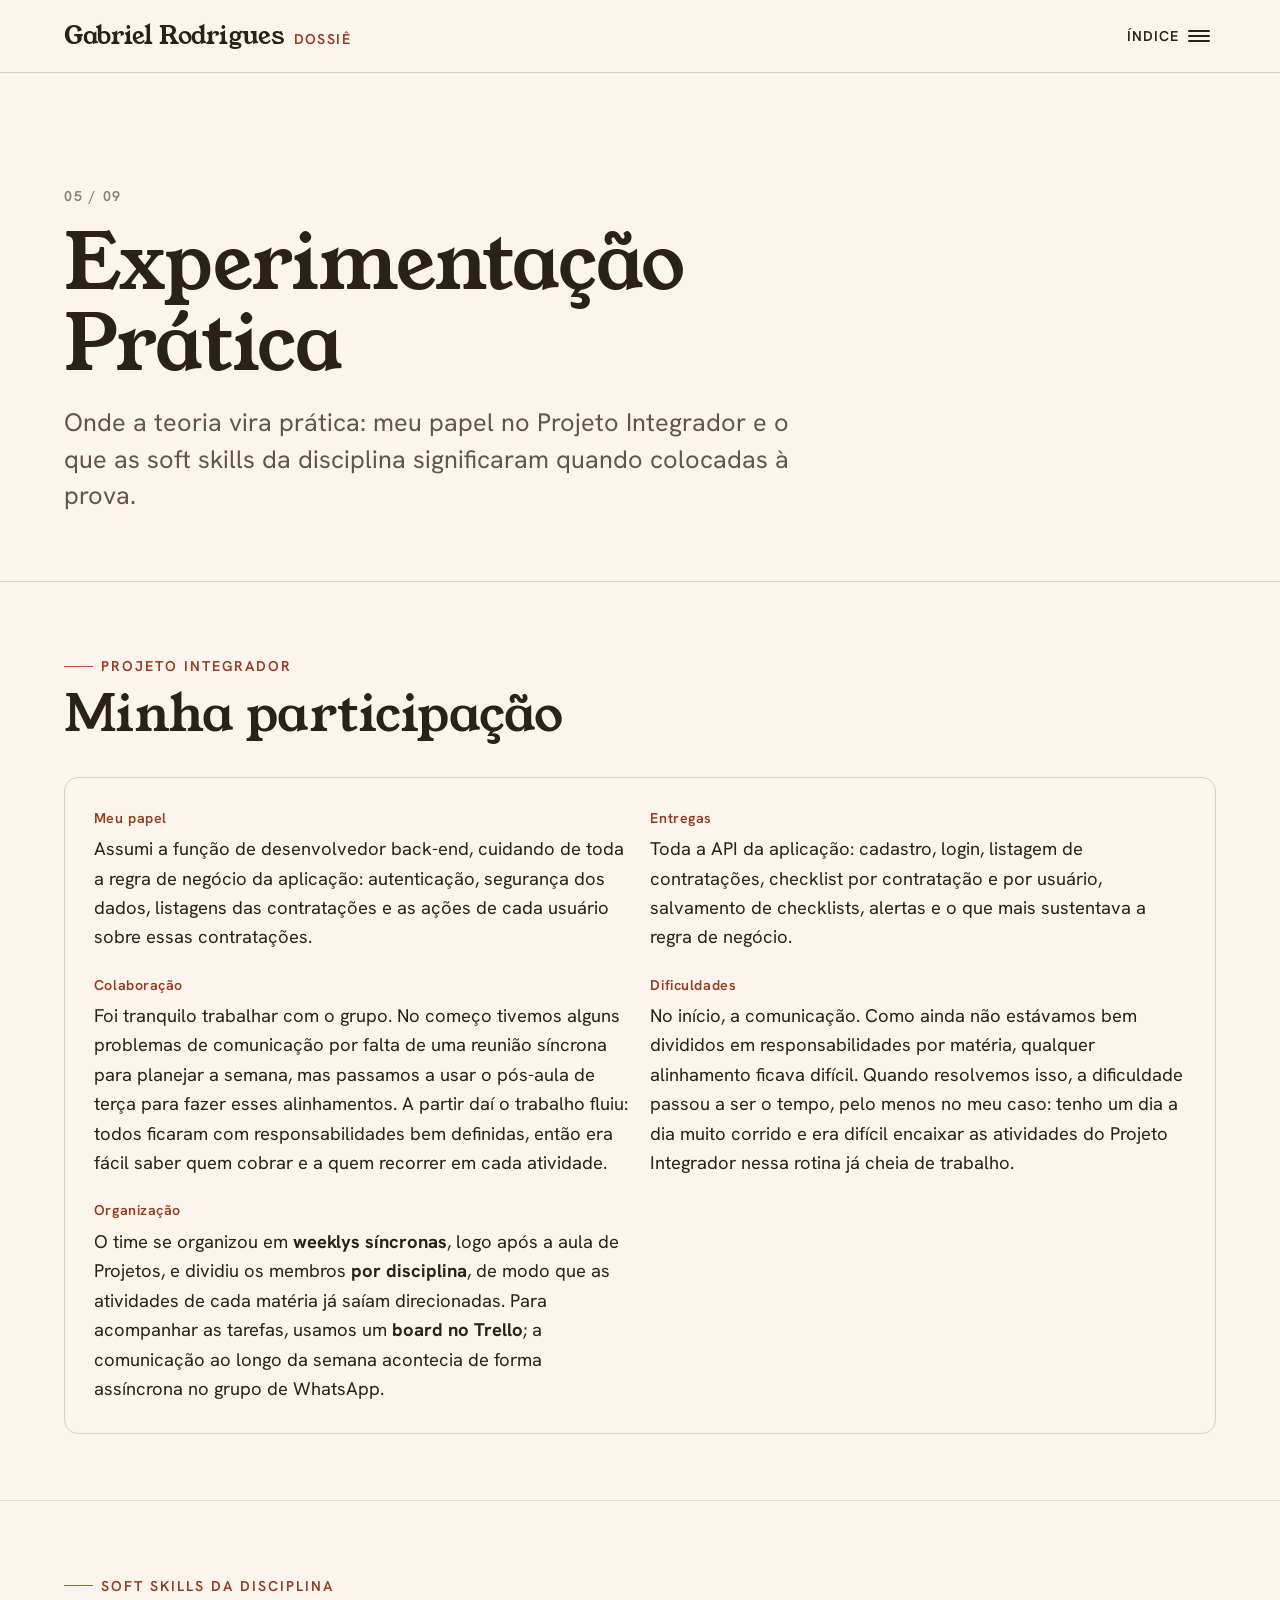
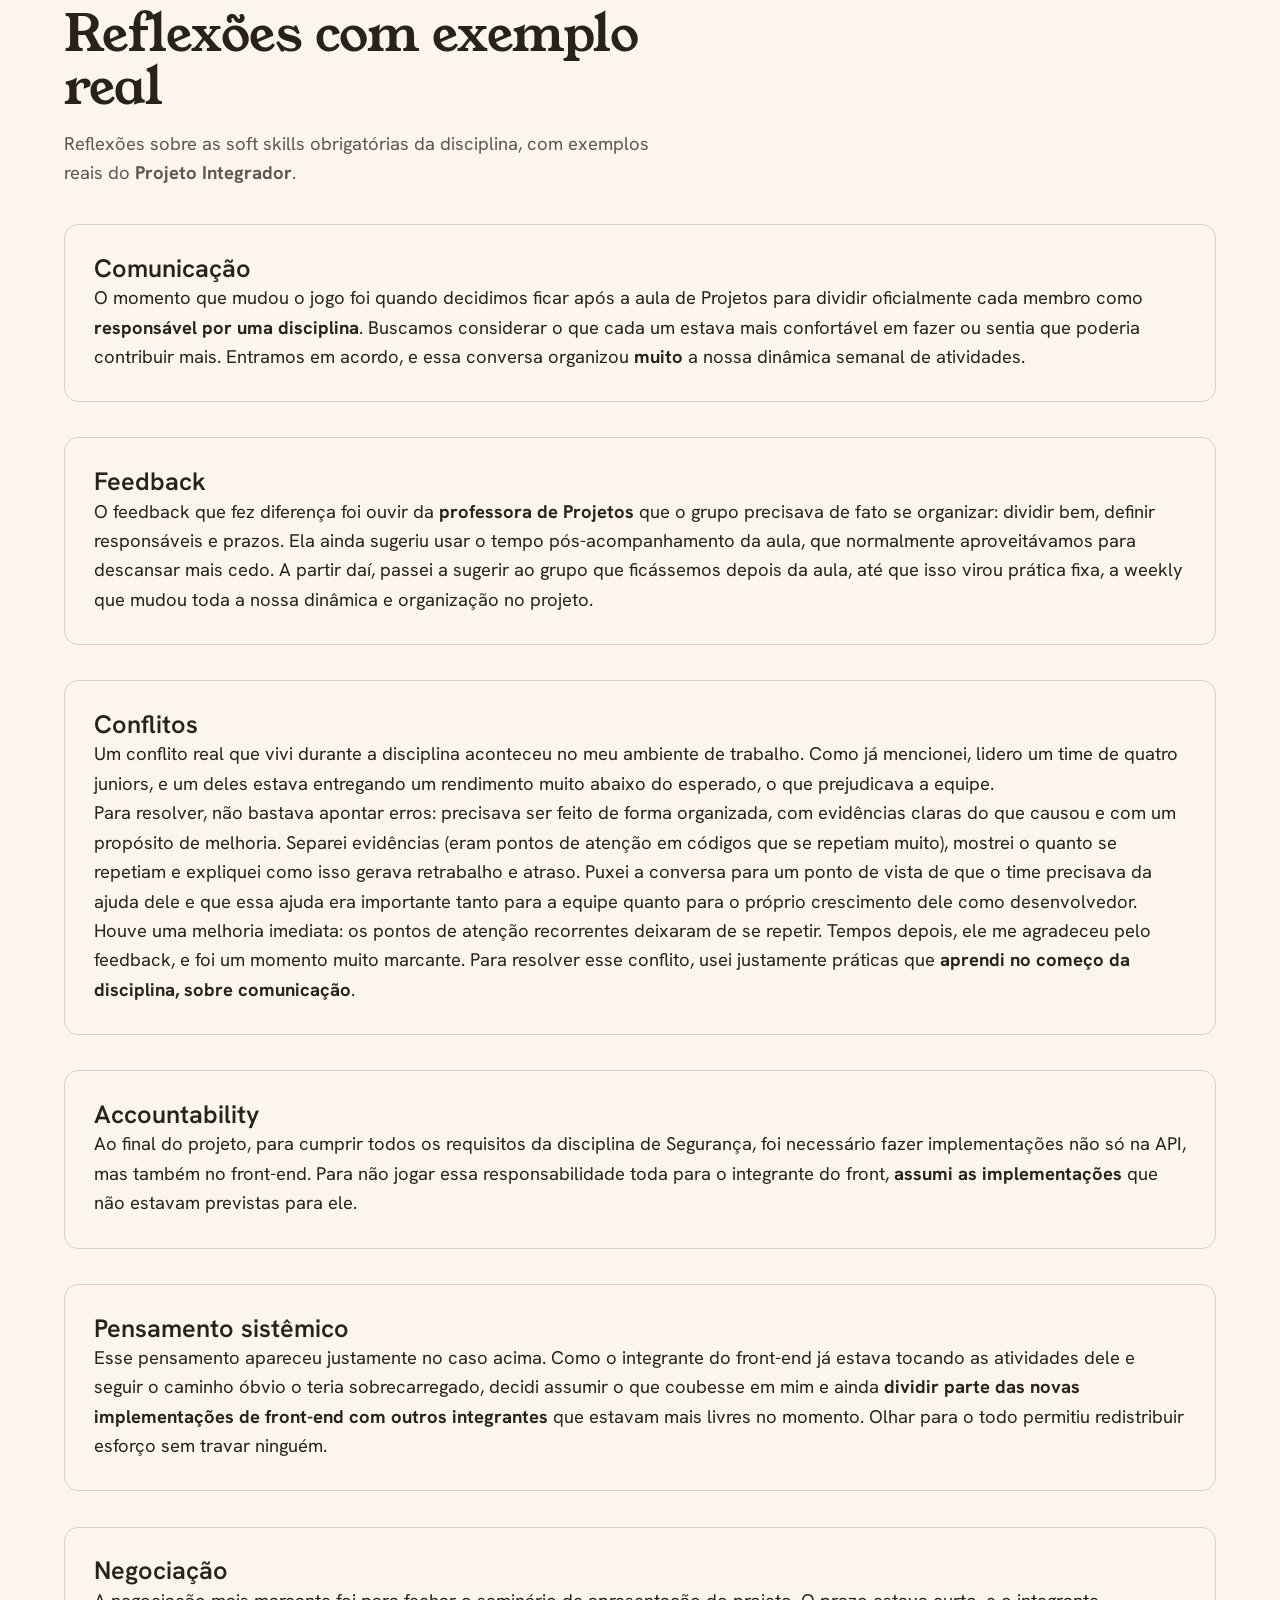
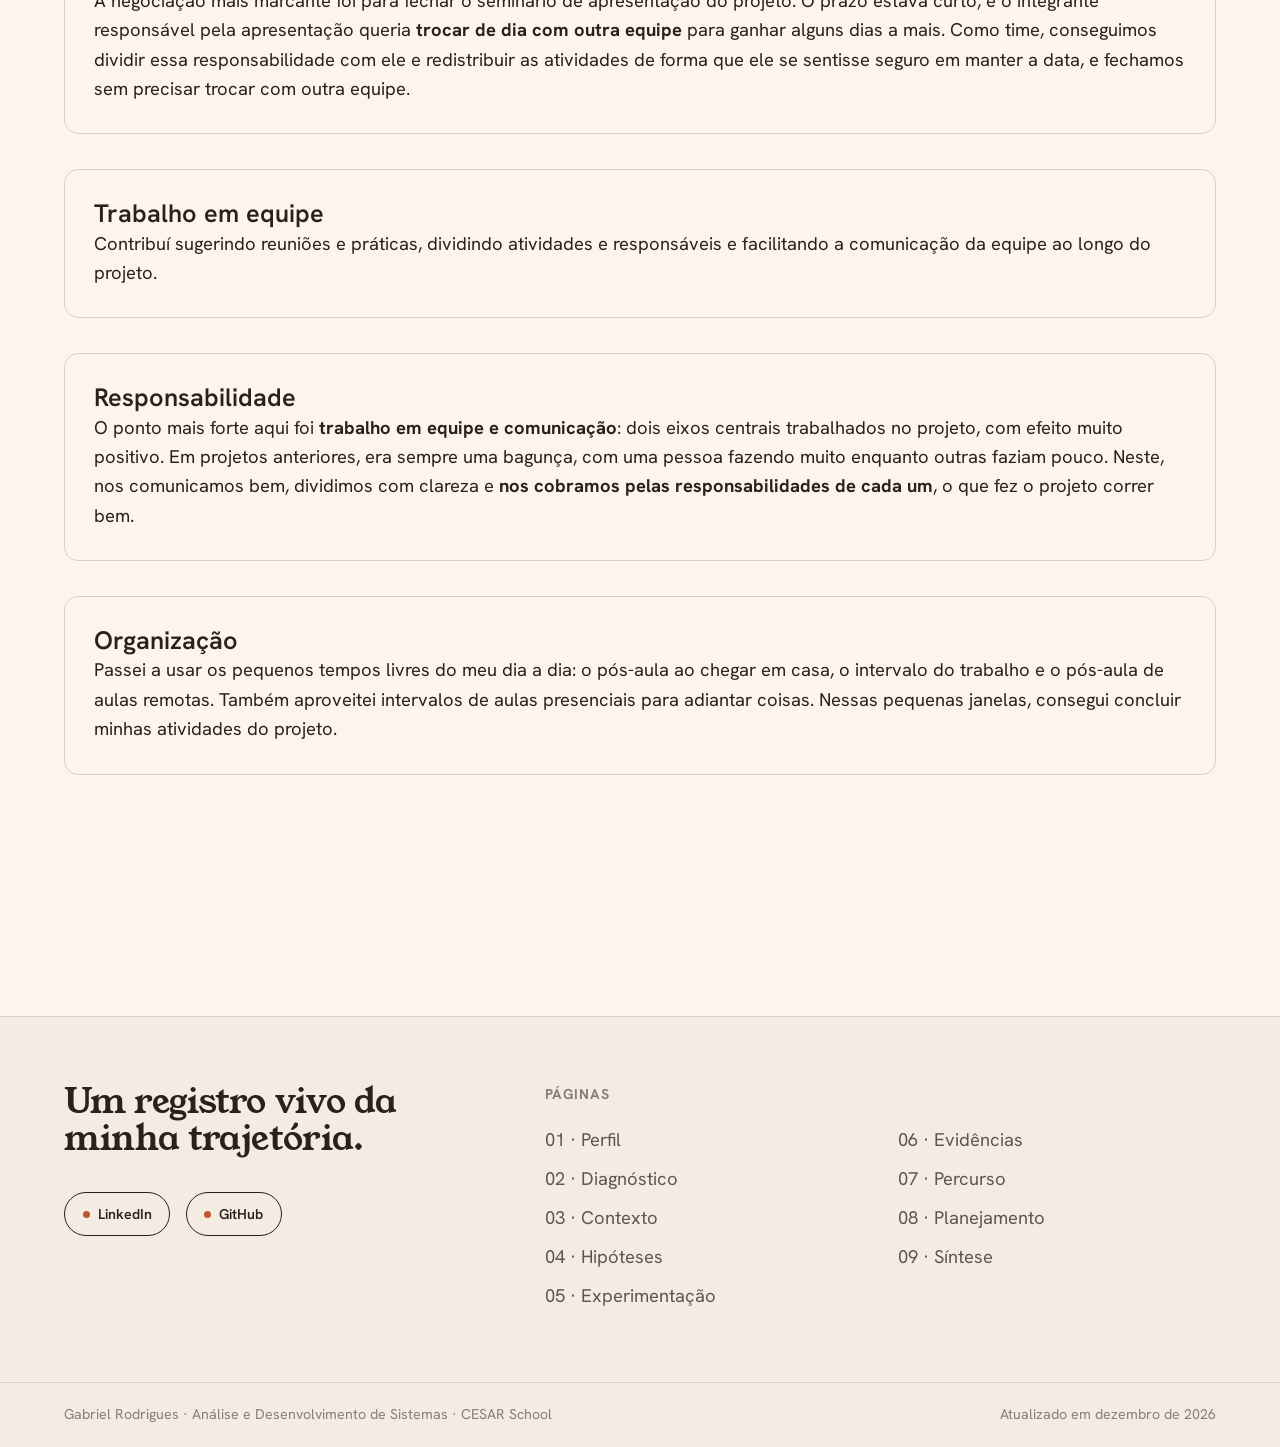
<file: paginas/05-experimentacao.html>
<!DOCTYPE html>
<html lang="pt-BR">
<head>
  <meta charset="UTF-8" />
  <meta name="viewport" content="width=device-width, initial-scale=1.0" />
  <title>05 · Experimentação Prática — Dossiê de Carreira</title>
  <meta name="description" content="Experimentação prática: papel no Projeto Integrador e reflexões sobre soft skills." />
  <link rel="icon" href="../assets/img/favicon.svg" type="image/svg+xml" />
  <link rel="preconnect" href="https://fonts.googleapis.com" />
  <link rel="preconnect" href="https://fonts.gstatic.com" crossorigin />
  <link href="https://fonts.googleapis.com/css2?family=Hanken+Grotesk:wght@400;500;600;700&family=Young+Serif&display=swap" rel="stylesheet" />
  <link rel="stylesheet" href="../assets/css/style.css" />
</head>
<body data-page="05" data-root="..">
  <a class="skip-link" href="#conteudo">Pular para o conteúdo</a>
  <div id="site-header"></div>

  <main id="conteudo">
    <header class="page-hero shell" data-reveal-group>
      <p class="page-hero__index" data-reveal>05 / 09</p>
      <h1 data-reveal>Experimentação Prática</h1>
      <p class="page-hero__intro" data-reveal>
        Onde a teoria vira prática: meu papel no Projeto Integrador e o que as
        soft skills da disciplina significaram quando colocadas à prova.
      </p>
    </header>

    <!-- PROJETO INTEGRADOR -->
    <section class="section shell">
      <div class="section__head">
        <p class="kicker">Projeto Integrador</p>
        <h2>Minha participação</h2>
      </div>
      <div class="entry" data-reveal>
        <div class="entry__grid">
          <div class="field">
            <p class="field__label">Meu papel</p>
            <p>Assumi a função de desenvolvedor back-end, cuidando de toda a regra de
            negócio da aplicação: autenticação, segurança dos dados, listagens das
            contratações e as ações de cada usuário sobre essas contratações.</p>
          </div>
          <div class="field">
            <p class="field__label">Entregas</p>
            <p>Toda a API da aplicação: cadastro, login, listagem de contratações,
            checklist por contratação e por usuário, salvamento de checklists, alertas e
            o que mais sustentava a regra de negócio.</p>
          </div>
          <div class="field">
            <p class="field__label">Colaboração</p>
            <p>Foi tranquilo trabalhar com o grupo. No começo tivemos alguns problemas de
            comunicação por falta de uma reunião síncrona para planejar a semana, mas
            passamos a usar o pós-aula de terça para fazer esses alinhamentos. A partir
            daí o trabalho fluiu: todos ficaram com responsabilidades bem definidas, então
            era fácil saber quem cobrar e a quem recorrer em cada atividade.</p>
          </div>
          <div class="field">
            <p class="field__label">Dificuldades</p>
            <p>No início, a comunicação. Como ainda não estávamos bem divididos em
            responsabilidades por matéria, qualquer alinhamento ficava difícil. Quando
            resolvemos isso, a dificuldade passou a ser o tempo, pelo menos no meu caso:
            tenho um dia a dia muito corrido e era difícil encaixar as atividades do
            Projeto Integrador nessa rotina já cheia de trabalho.</p>
          </div>
          <div class="field">
            <p class="field__label">Organização</p>
            <p>O time se organizou em <b>weeklys síncronas</b>, logo após a aula de
            Projetos, e dividiu os membros <b>por disciplina</b>, de modo que as atividades
            de cada matéria já saíam direcionadas. Para acompanhar as tarefas, usamos um
            <b>board no Trello</b>; a comunicação ao longo da semana acontecia de forma
            assíncrona no grupo de WhatsApp.</p>
          </div>
        </div>
      </div>
    </section>

    <!-- SOFT SKILLS OBRIGATÓRIAS -->
    <section class="section shell">
      <div class="section__head">
        <p class="kicker">Soft skills da disciplina</p>
        <h2>Reflexões com exemplo real</h2>
        <p class="section__note">Reflexões sobre as soft skills obrigatórias da disciplina,
        com exemplos reais do <b>Projeto Integrador</b>.</p>
      </div>

      <div data-reveal-group>
        <article class="entry" data-reveal>
          <h4>Comunicação</h4>
          <p>O momento que mudou o jogo foi quando decidimos ficar após a aula de
          Projetos para dividir oficialmente cada membro como <b>responsável por uma
          disciplina</b>. Buscamos considerar o que cada um estava mais confortável em
          fazer ou sentia que poderia contribuir mais. Entramos em acordo, e essa
          conversa organizou <b>muito</b> a nossa dinâmica semanal de atividades.</p>
        </article>
        <article class="entry" data-reveal>
          <h4>Feedback</h4>
          <p>O feedback que fez diferença foi ouvir da <b>professora de Projetos</b>
          que o grupo precisava de fato se organizar: dividir bem, definir
          responsáveis e prazos. Ela ainda sugeriu usar o tempo pós-acompanhamento
          da aula, que normalmente aproveitávamos para descansar mais cedo. A partir
          daí, passei a sugerir ao grupo que ficássemos depois da aula, até que isso
          virou prática fixa, a weekly que mudou toda a nossa dinâmica e organização
          no projeto.</p>
        </article>
        <article class="entry" data-reveal>
          <h4>Conflitos</h4>
          <p>Um conflito real que vivi durante a disciplina aconteceu no meu ambiente
          de trabalho. Como já mencionei, lidero um time de quatro juniors, e um
          deles estava entregando um rendimento muito abaixo do esperado, o que
          prejudicava a equipe.</p>
          <p>Para resolver, não bastava apontar erros: precisava ser feito de forma
          organizada, com evidências claras do que causou e com um propósito de
          melhoria. Separei evidências (eram pontos de atenção em códigos que se
          repetiam muito), mostrei o quanto se repetiam e expliquei como isso
          gerava retrabalho e atraso. Puxei a conversa para um ponto de vista de
          que o time precisava da ajuda dele e que essa ajuda era importante tanto
          para a equipe quanto para o próprio crescimento dele como desenvolvedor.</p>
          <p>Houve uma melhoria imediata: os pontos de atenção recorrentes deixaram
          de se repetir. Tempos depois, ele me agradeceu pelo feedback, e foi um
          momento muito marcante. Para resolver esse conflito, usei justamente
          práticas que <b>aprendi no começo da disciplina, sobre comunicação</b>.</p>
        </article>
        <article class="entry" data-reveal>
          <h4>Accountability</h4>
          <p>Ao final do projeto, para cumprir todos os requisitos da disciplina de
          Segurança, foi necessário fazer implementações não só na API, mas também
          no front-end. Para não jogar essa responsabilidade toda para o integrante
          do front, <b>assumi as implementações</b> que não estavam previstas para
          ele.</p>
        </article>
        <article class="entry" data-reveal>
          <h4>Pensamento sistêmico</h4>
          <p>Esse pensamento apareceu justamente no caso acima. Como o integrante do
          front-end já estava tocando as atividades dele e seguir o caminho óbvio
          o teria sobrecarregado, decidi assumir o que coubesse em mim e ainda
          <b>dividir parte das novas implementações de front-end com outros
          integrantes</b> que estavam mais livres no momento. Olhar para o todo
          permitiu redistribuir esforço sem travar ninguém.</p>
        </article>
        <article class="entry" data-reveal>
          <h4>Negociação</h4>
          <p>A negociação mais marcante foi para fechar o seminário de apresentação
          do projeto. O prazo estava curto, e o integrante responsável pela
          apresentação queria <b>trocar de dia com outra equipe</b> para ganhar
          alguns dias a mais. Como time, conseguimos dividir essa responsabilidade
          com ele e redistribuir as atividades de forma que ele se sentisse seguro
          em manter a data, e fechamos sem precisar trocar com outra equipe.</p>
        </article>
        <article class="entry" data-reveal>
          <h4>Trabalho em equipe</h4>
          <p>Contribuí sugerindo reuniões e práticas, dividindo atividades e
          responsáveis e facilitando a comunicação da equipe ao longo do projeto.</p>
        </article>
        <article class="entry" data-reveal>
          <h4>Responsabilidade</h4>
          <p>O ponto mais forte aqui foi <b>trabalho em equipe e comunicação</b>:
          dois eixos centrais trabalhados no projeto, com efeito muito positivo. Em
          projetos anteriores, era sempre uma bagunça, com uma pessoa fazendo muito
          enquanto outras faziam pouco. Neste, nos comunicamos bem, dividimos com
          clareza e <b>nos cobramos pelas responsabilidades de cada um</b>, o que
          fez o projeto correr bem.</p>
        </article>
        <article class="entry" data-reveal>
          <h4>Organização</h4>
          <p>Passei a usar os pequenos tempos livres do meu dia a dia: o pós-aula ao
          chegar em casa, o intervalo do trabalho e o pós-aula de aulas remotas.
          Também aproveitei intervalos de aulas presenciais para adiantar coisas.
          Nessas pequenas janelas, consegui concluir minhas atividades do projeto.</p>
        </article>
      </div>
    </section>
  </main>

  <div id="site-footer"></div>
  <script src="../assets/js/main.js"></script>
</body>
</html>
</file>
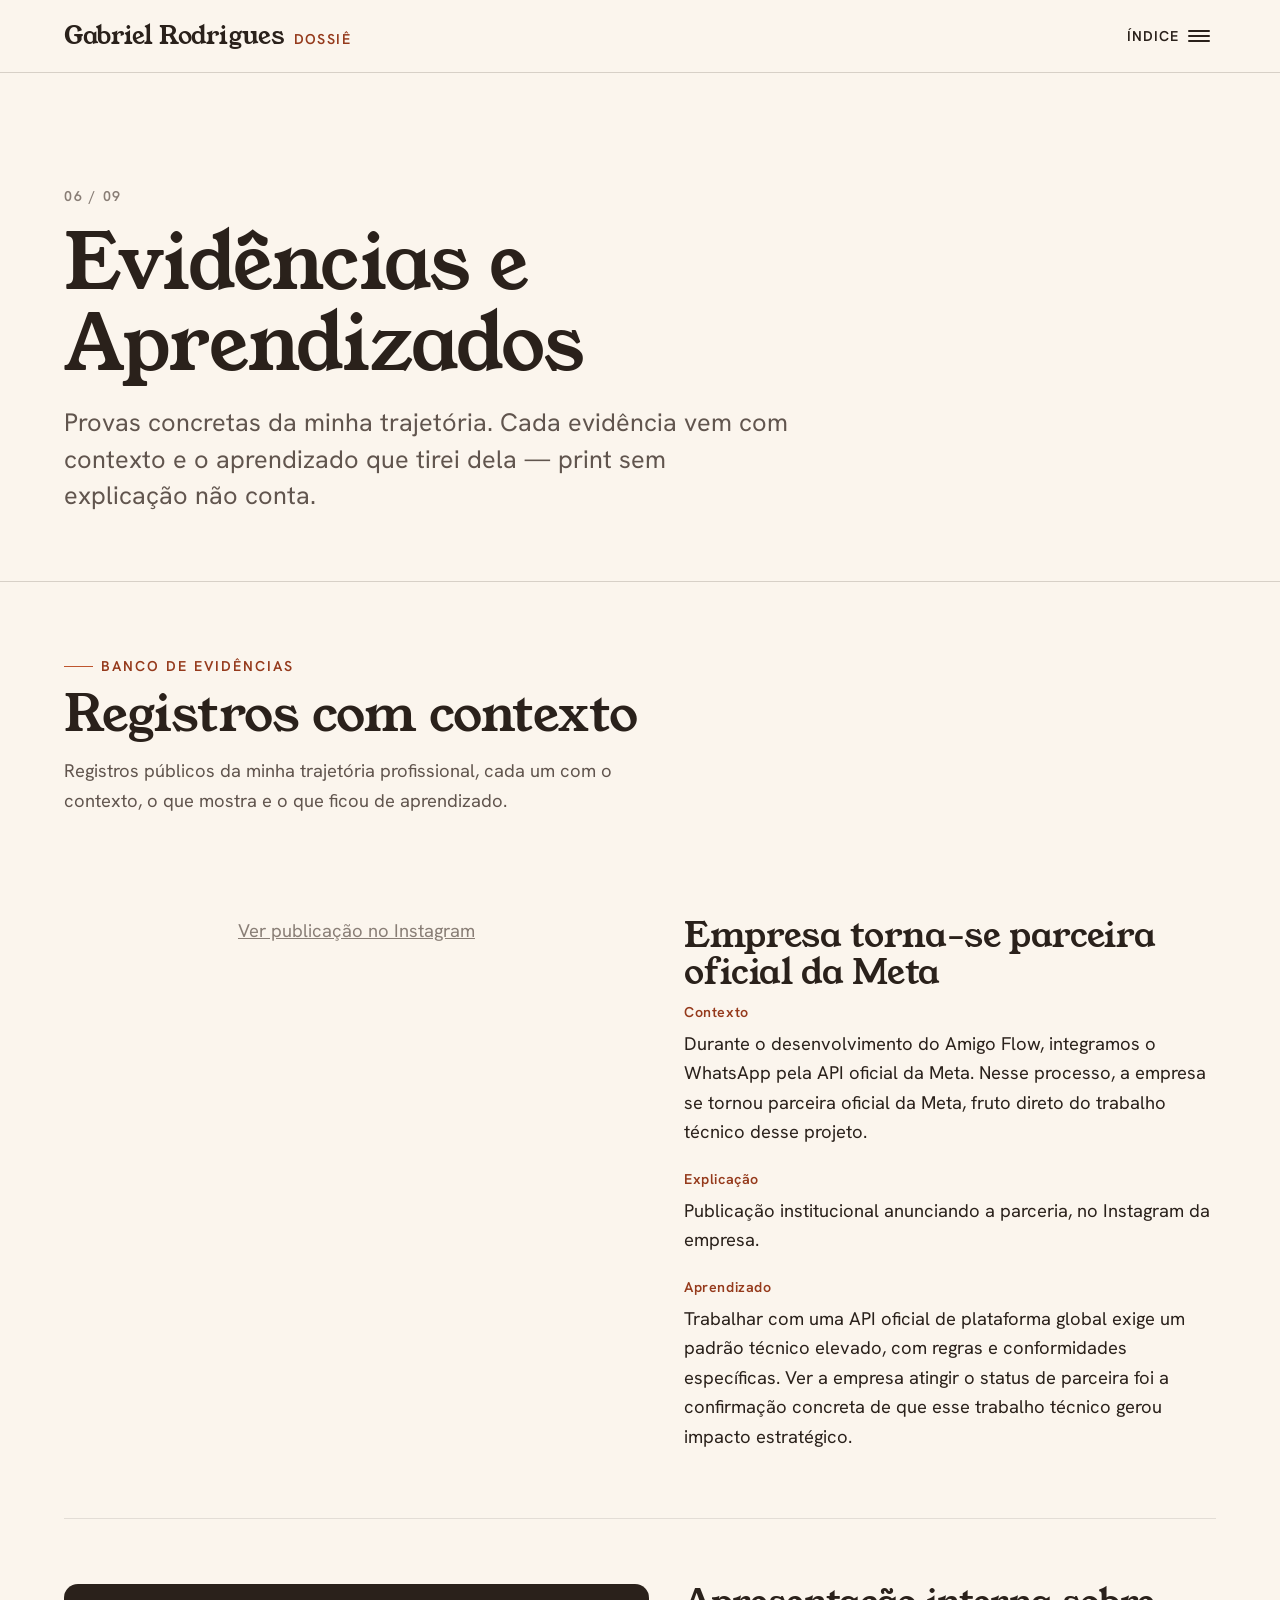
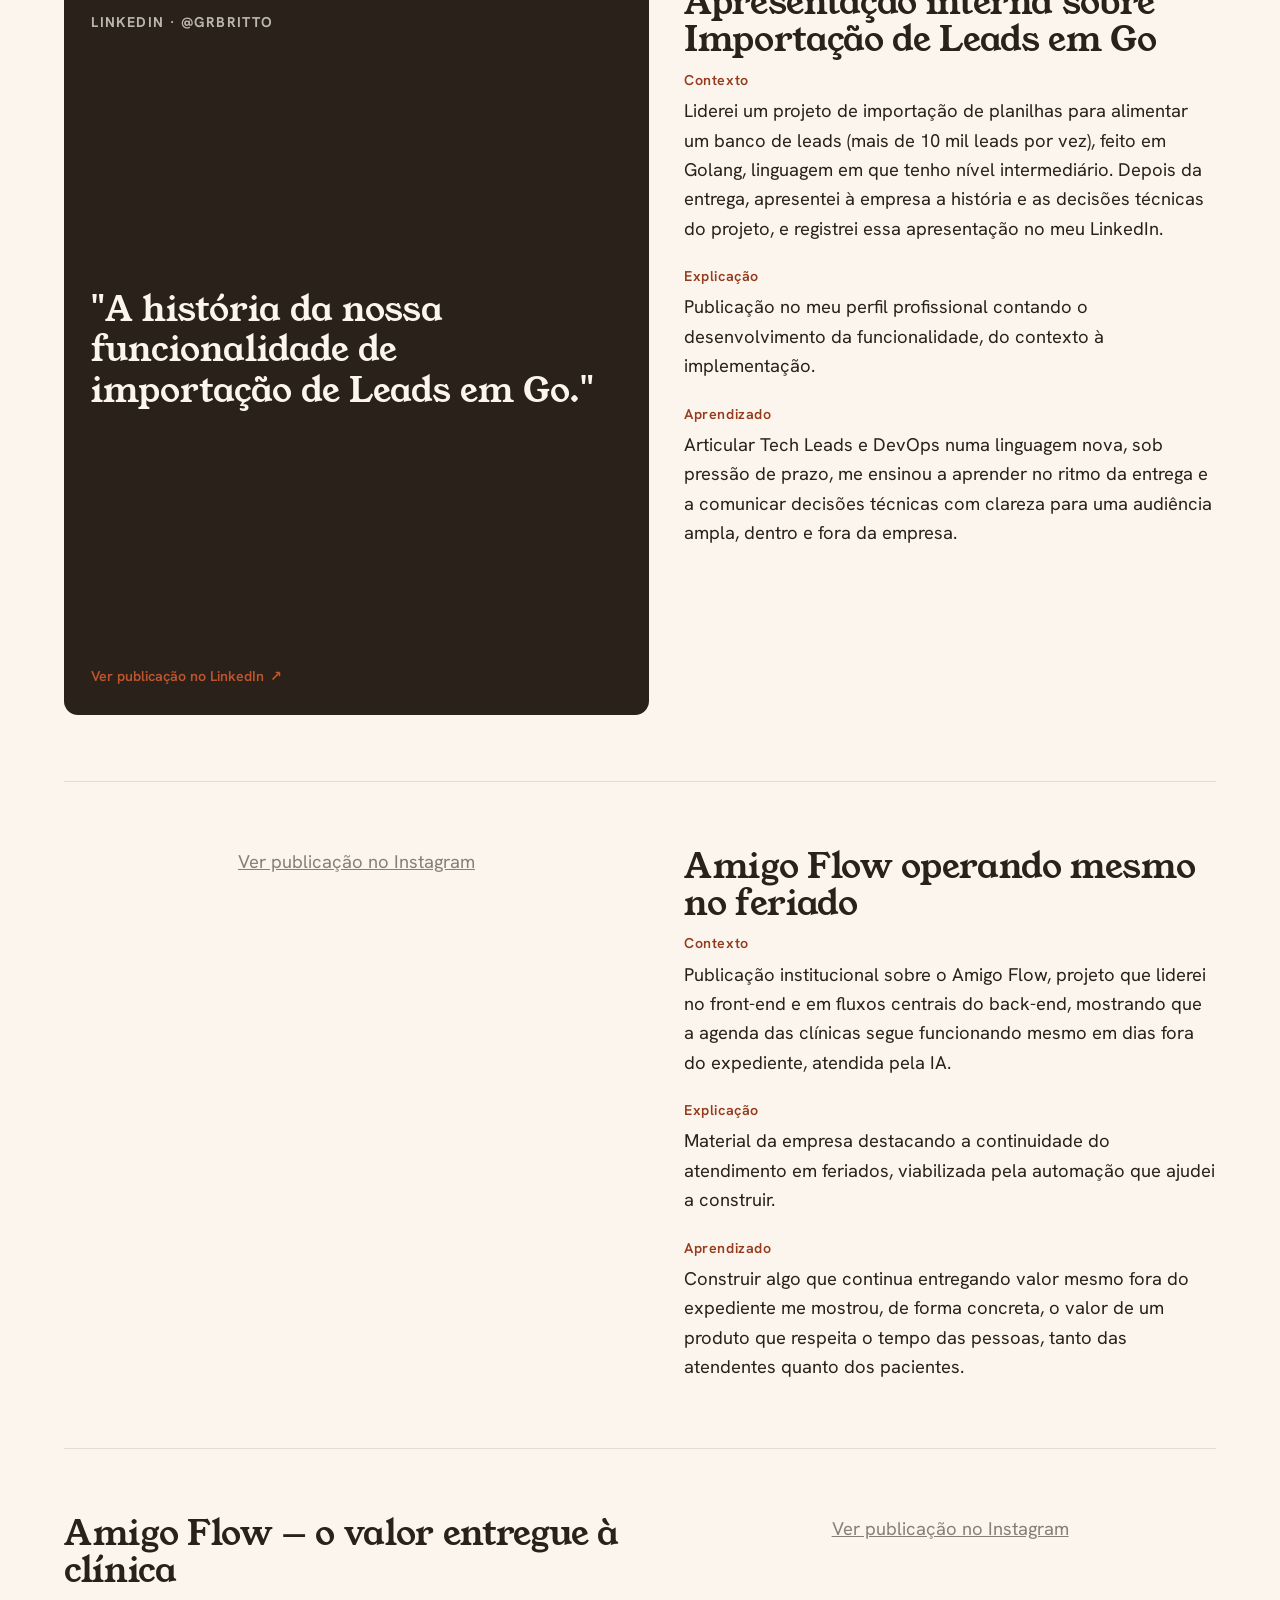
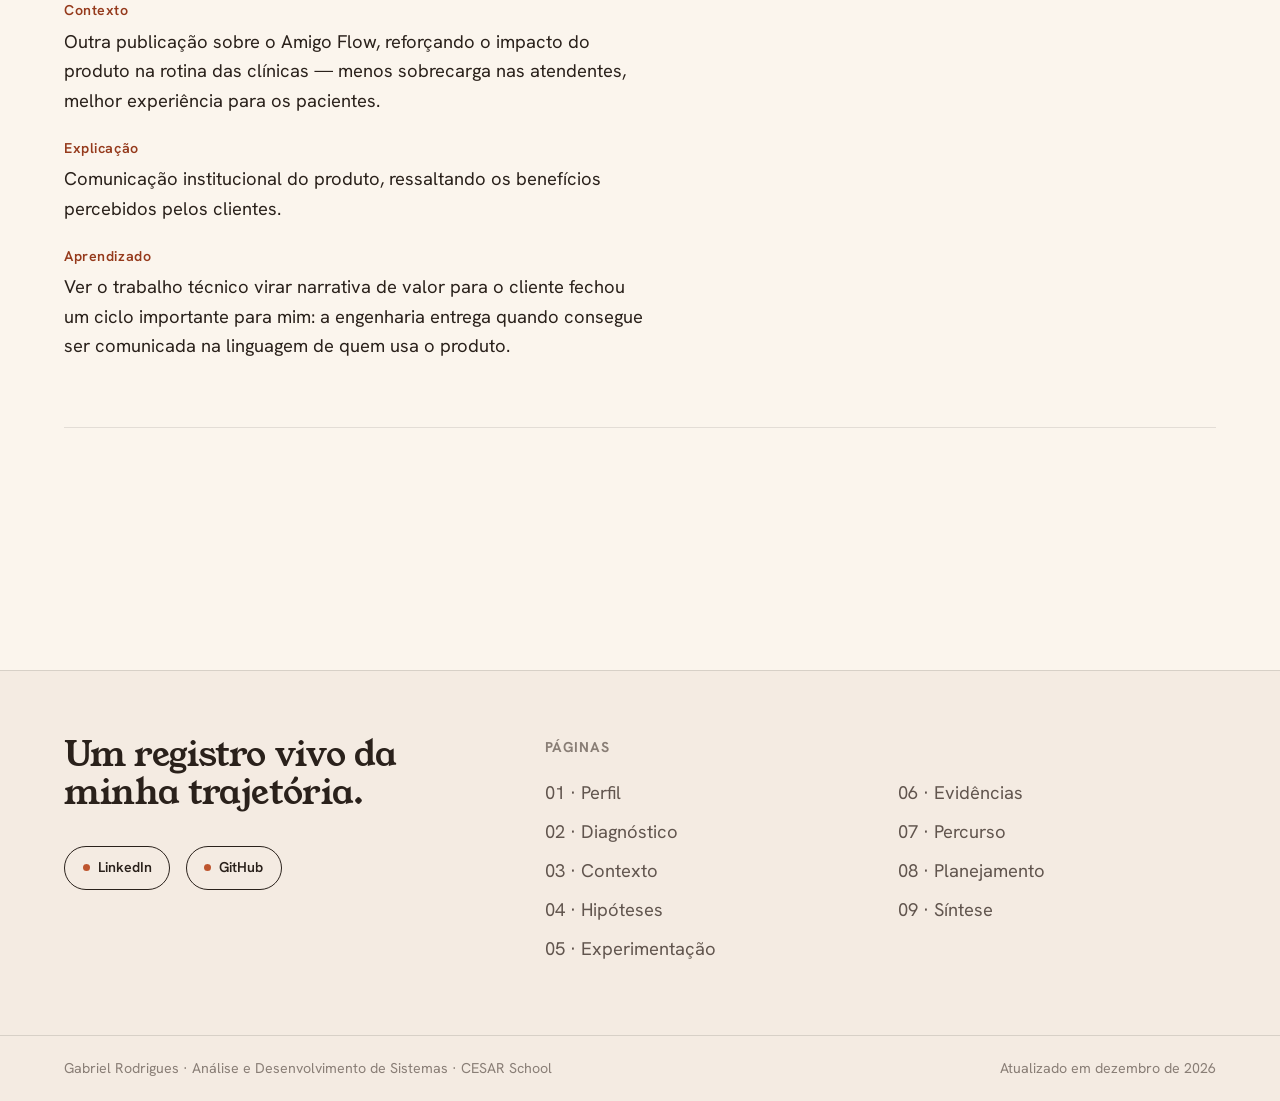
<file: paginas/06-evidencias.html>
<!DOCTYPE html>
<html lang="pt-BR">
<head>
  <meta charset="UTF-8" />
  <meta name="viewport" content="width=device-width, initial-scale=1.0" />
  <title>06 · Evidências e Aprendizados — Dossiê de Carreira</title>
  <meta name="description" content="Banco de evidências: prints, certificados e documentos com contexto, explicação e aprendizado." />
  <link rel="icon" href="../assets/img/favicon.svg" type="image/svg+xml" />
  <link rel="preconnect" href="https://fonts.googleapis.com" />
  <link rel="preconnect" href="https://fonts.gstatic.com" crossorigin />
  <link href="https://fonts.googleapis.com/css2?family=Hanken+Grotesk:wght@400;500;600;700&family=Young+Serif&display=swap" rel="stylesheet" />
  <link rel="stylesheet" href="../assets/css/style.css" />
</head>
<body data-page="06" data-root="..">
  <a class="skip-link" href="#conteudo">Pular para o conteúdo</a>
  <div id="site-header"></div>

  <main id="conteudo">
    <header class="page-hero shell" data-reveal-group>
      <p class="page-hero__index" data-reveal>06 / 09</p>
      <h1 data-reveal>Evidências e Aprendizados</h1>
      <p class="page-hero__intro" data-reveal>
        Provas concretas da minha trajetória. Cada evidência vem com contexto e o
        aprendizado que tirei dela — print sem explicação não conta.
      </p>
    </header>

    <section class="section shell">
      <div class="section__head">
        <p class="kicker">Banco de evidências</p>
        <h2>Registros com contexto</h2>
        <p class="section__note">Registros públicos da minha trajetória profissional, cada um
        com o contexto, o que mostra e o que ficou de aprendizado.</p>
      </div>

      <div data-reveal-group>
        <!-- EVIDÊNCIA 1 — Parceria oficial Meta -->
        <article class="evidence" data-reveal>
          <figure class="evidence__media evidence__media--embed">
            <blockquote class="instagram-media" data-instgrm-permalink="https://www.instagram.com/p/DV9eo5Ej7hM/" data-instgrm-version="14">
              <a href="https://www.instagram.com/p/DV9eo5Ej7hM/" target="_blank" rel="noopener">Ver publicação no Instagram</a>
            </blockquote>
          </figure>
          <div class="evidence__cap">
            <h3 class="entry__title">Empresa torna-se parceira oficial da Meta</h3>
            <div class="field">
              <p class="field__label">Contexto</p>
              <p>Durante o desenvolvimento do Amigo Flow, integramos o WhatsApp pela API
              oficial da Meta. Nesse processo, a empresa se tornou parceira oficial da
              Meta, fruto direto do trabalho técnico desse projeto.</p>
            </div>
            <div class="field">
              <p class="field__label">Explicação</p>
              <p>Publicação institucional anunciando a parceria, no Instagram da empresa.</p>
            </div>
            <div class="field">
              <p class="field__label">Aprendizado</p>
              <p>Trabalhar com uma API oficial de plataforma global exige um padrão
              técnico elevado, com regras e conformidades específicas. Ver a empresa
              atingir o status de parceira foi a confirmação concreta de que esse
              trabalho técnico gerou impacto estratégico.</p>
            </div>
          </div>
        </article>

        <!-- EVIDÊNCIA 2 — Apresentação Importação de Leads em Go (LinkedIn) -->
        <article class="evidence" data-reveal>
          <a class="link-card" href="https://www.linkedin.com/posts/grbritto_golang-backend-softwareengineering-activity-7455953022981074944-SEQC" target="_blank" rel="noopener">
            <span class="link-card__source">LinkedIn · @grbritto</span>
            <span class="link-card__quote">"A história da nossa funcionalidade de importação de Leads em Go."</span>
            <span class="link-card__cta">Ver publicação no LinkedIn</span>
          </a>
          <div class="evidence__cap">
            <h3 class="entry__title">Apresentação interna sobre Importação de Leads em Go</h3>
            <div class="field">
              <p class="field__label">Contexto</p>
              <p>Liderei um projeto de importação de planilhas para alimentar um banco
              de leads (mais de 10 mil leads por vez), feito em Golang, linguagem em
              que tenho nível intermediário. Depois da entrega, apresentei à empresa a
              história e as decisões técnicas do projeto, e registrei essa apresentação
              no meu LinkedIn.</p>
            </div>
            <div class="field">
              <p class="field__label">Explicação</p>
              <p>Publicação no meu perfil profissional contando o desenvolvimento da
              funcionalidade, do contexto à implementação.</p>
            </div>
            <div class="field">
              <p class="field__label">Aprendizado</p>
              <p>Articular Tech Leads e DevOps numa linguagem nova, sob pressão de
              prazo, me ensinou a aprender no ritmo da entrega e a comunicar decisões
              técnicas com clareza para uma audiência ampla, dentro e fora da empresa.</p>
            </div>
          </div>
        </article>

        <!-- EVIDÊNCIA 3 — Amigo Flow no feriado -->
        <article class="evidence" data-reveal>
          <figure class="evidence__media evidence__media--embed">
            <blockquote class="instagram-media" data-instgrm-permalink="https://www.instagram.com/p/DUtoDxQj8p_/" data-instgrm-version="14">
              <a href="https://www.instagram.com/p/DUtoDxQj8p_/" target="_blank" rel="noopener">Ver publicação no Instagram</a>
            </blockquote>
          </figure>
          <div class="evidence__cap">
            <h3 class="entry__title">Amigo Flow operando mesmo no feriado</h3>
            <div class="field">
              <p class="field__label">Contexto</p>
              <p>Publicação institucional sobre o Amigo Flow, projeto que liderei no
              front-end e em fluxos centrais do back-end, mostrando que a agenda das
              clínicas segue funcionando mesmo em dias fora do expediente, atendida
              pela IA.</p>
            </div>
            <div class="field">
              <p class="field__label">Explicação</p>
              <p>Material da empresa destacando a continuidade do atendimento em
              feriados, viabilizada pela automação que ajudei a construir.</p>
            </div>
            <div class="field">
              <p class="field__label">Aprendizado</p>
              <p>Construir algo que continua entregando valor mesmo fora do expediente
              me mostrou, de forma concreta, o valor de um produto que respeita o
              tempo das pessoas, tanto das atendentes quanto dos pacientes.</p>
            </div>
          </div>
        </article>

        <!-- EVIDÊNCIA 4 — Amigo Flow valor entregue -->
        <article class="evidence" data-reveal>
          <figure class="evidence__media evidence__media--embed">
            <blockquote class="instagram-media" data-instgrm-permalink="https://www.instagram.com/p/DWSHb1EDx9L/" data-instgrm-version="14">
              <a href="https://www.instagram.com/p/DWSHb1EDx9L/" target="_blank" rel="noopener">Ver publicação no Instagram</a>
            </blockquote>
          </figure>
          <div class="evidence__cap">
            <h3 class="entry__title">Amigo Flow — o valor entregue à clínica</h3>
            <div class="field">
              <p class="field__label">Contexto</p>
              <p>Outra publicação sobre o Amigo Flow, reforçando o impacto do produto
              na rotina das clínicas — menos sobrecarga nas atendentes, melhor
              experiência para os pacientes.</p>
            </div>
            <div class="field">
              <p class="field__label">Explicação</p>
              <p>Comunicação institucional do produto, ressaltando os benefícios
              percebidos pelos clientes.</p>
            </div>
            <div class="field">
              <p class="field__label">Aprendizado</p>
              <p>Ver o trabalho técnico virar narrativa de valor para o cliente
              fechou um ciclo importante para mim: a engenharia entrega quando consegue
              ser comunicada na linguagem de quem usa o produto.</p>
            </div>
          </div>
        </article>
      </div>
    </section>
  </main>

  <div id="site-footer"></div>
  <script src="../assets/js/main.js"></script>
  <script async src="https://www.instagram.com/embed.js"></script>
</body>
</html>
</file>
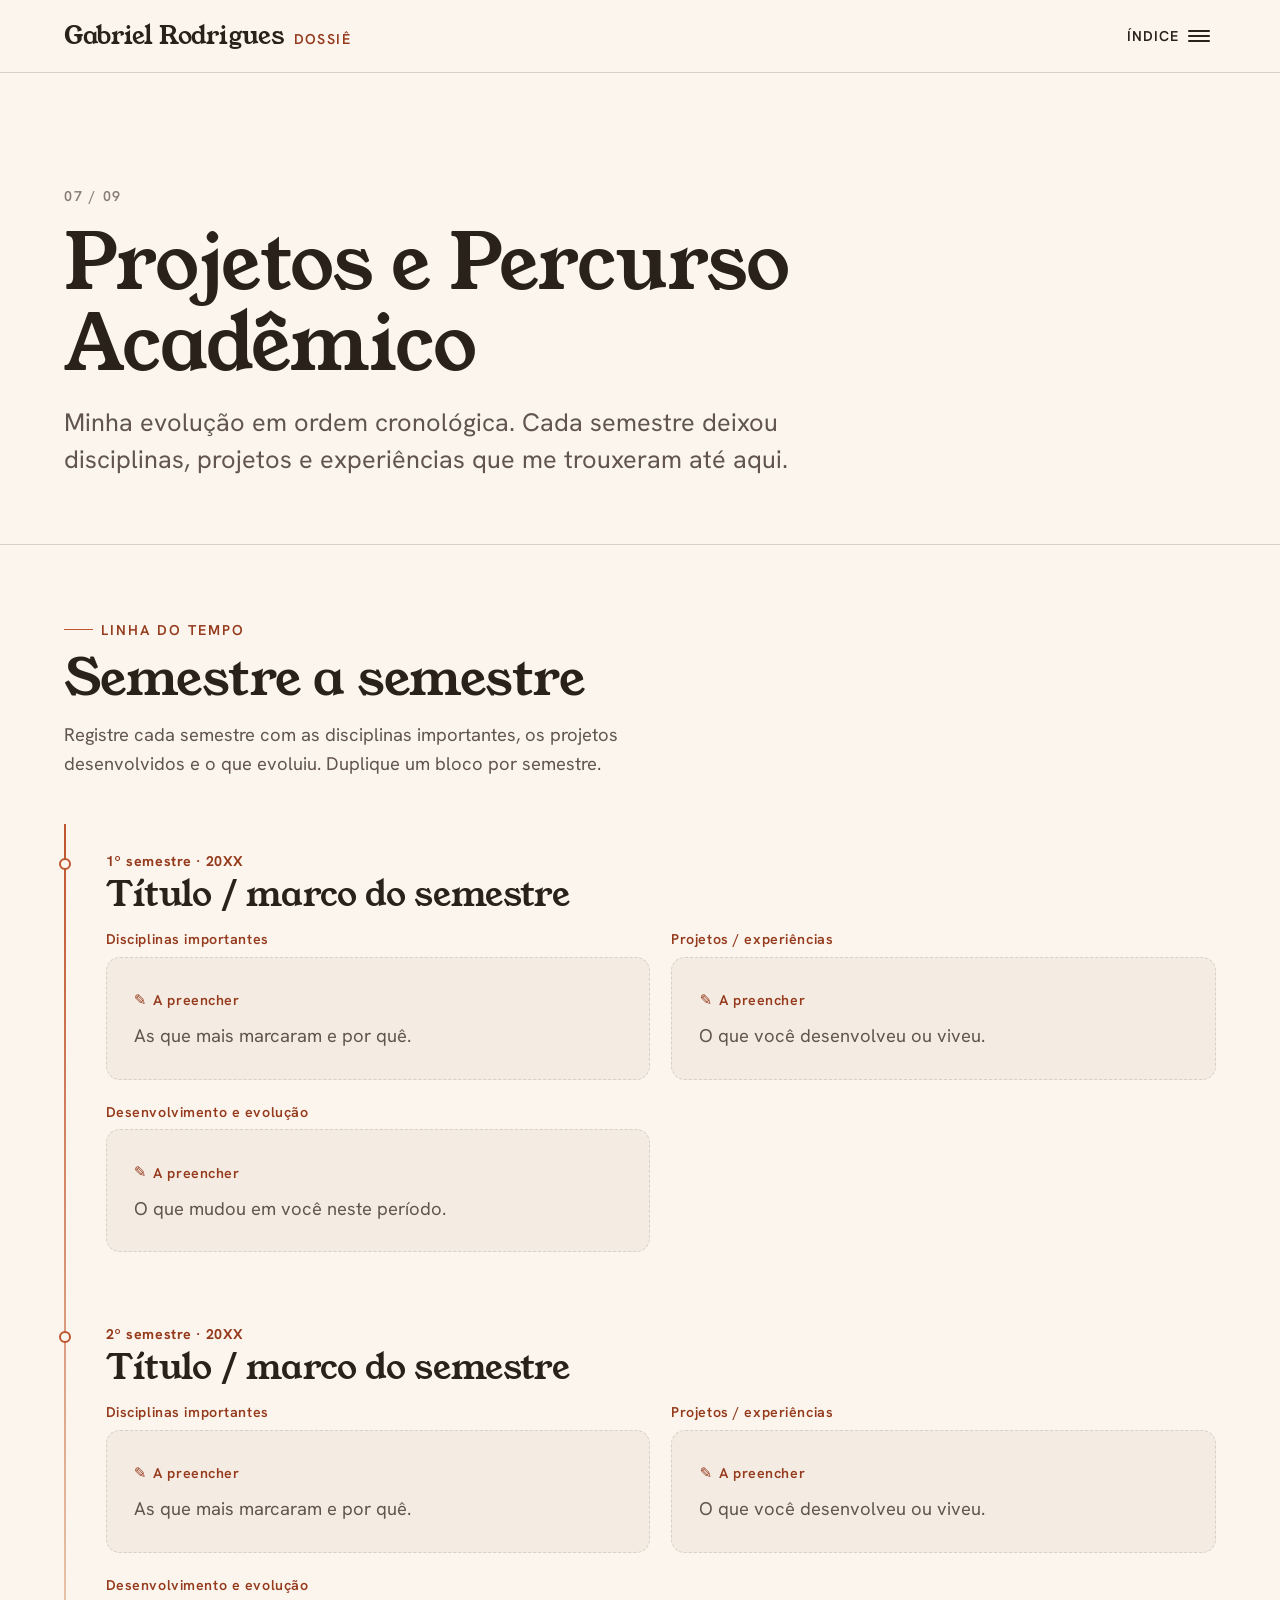
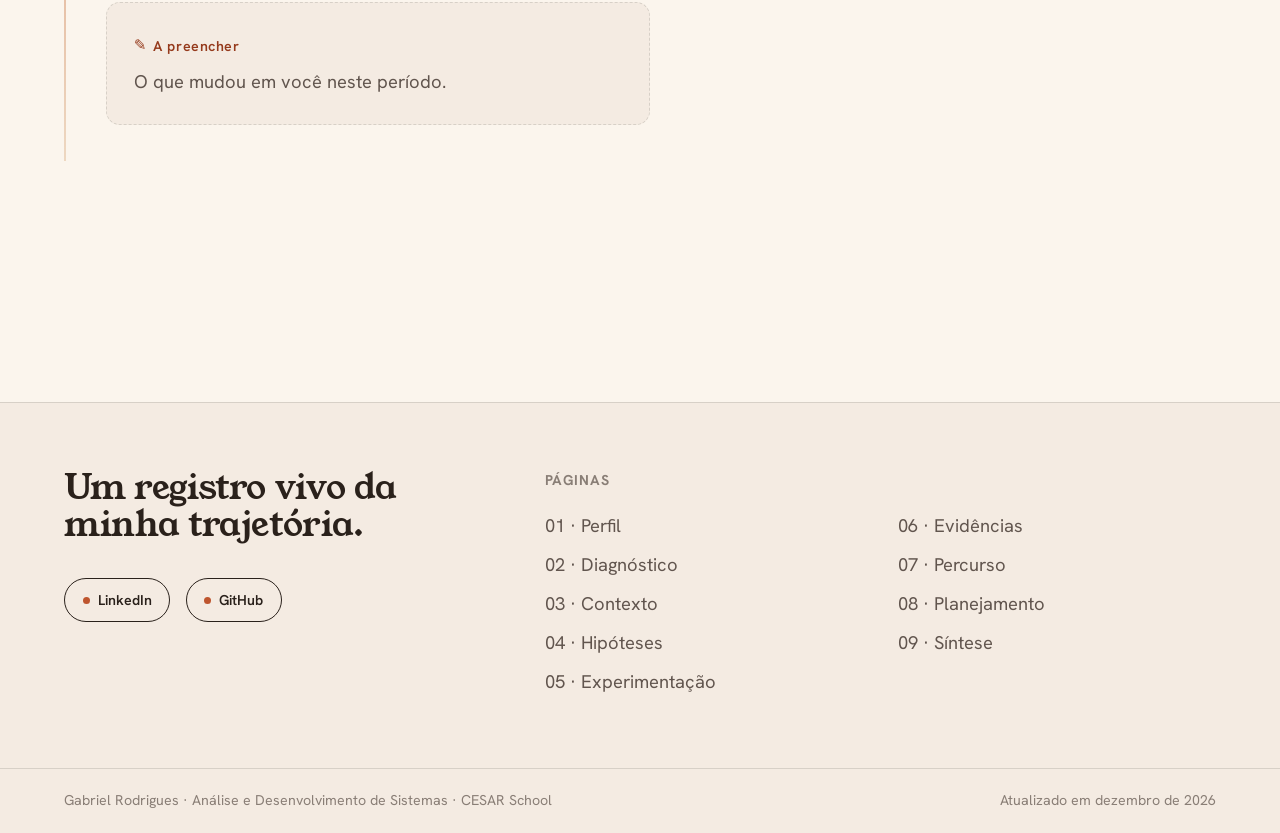
<file: paginas/07-percurso.html>
<!DOCTYPE html>
<html lang="pt-BR">
<head>
  <meta charset="UTF-8" />
  <meta name="viewport" content="width=device-width, initial-scale=1.0" />
  <title>07 · Projetos e Percurso Acadêmico — Dossiê de Carreira</title>
  <meta name="description" content="Linha do tempo acadêmica: semestres, disciplinas, projetos e experiências relevantes." />
  <link rel="icon" href="../assets/img/favicon.svg" type="image/svg+xml" />
  <link rel="preconnect" href="https://fonts.googleapis.com" />
  <link rel="preconnect" href="https://fonts.gstatic.com" crossorigin />
  <link href="https://fonts.googleapis.com/css2?family=Hanken+Grotesk:wght@400;500;600;700&family=Young+Serif&display=swap" rel="stylesheet" />
  <link rel="stylesheet" href="../assets/css/style.css" />
</head>
<body data-page="07" data-root="..">
  <a class="skip-link" href="#conteudo">Pular para o conteúdo</a>
  <div id="site-header"></div>

  <main id="conteudo">
    <header class="page-hero shell" data-reveal-group>
      <p class="page-hero__index" data-reveal>07 / 09</p>
      <h1 data-reveal>Projetos e Percurso Acadêmico</h1>
      <p class="page-hero__intro" data-reveal>
        Minha evolução em ordem cronológica. Cada semestre deixou disciplinas,
        projetos e experiências que me trouxeram até aqui.
      </p>
    </header>

    <section class="section shell">
      <div class="section__head">
        <p class="kicker">Linha do tempo</p>
        <h2>Semestre a semestre</h2>
        <p class="section__note">Registre cada semestre com as disciplinas importantes, os
        projetos desenvolvidos e o que evoluiu. Duplique um bloco por semestre.</p>
      </div>

      <div class="timeline" data-reveal-group>
        <!-- PREENCHER: duplique este bloco para cada semestre -->
        <article class="tl-item" data-reveal>
          <p class="tl-item__when">1º semestre · 20XX</p>
          <h3 class="tl-item__title">Título / marco do semestre</h3>
          <div class="entry__grid">
            <div class="field">
              <p class="field__label">Disciplinas importantes</p>
              <div class="fill"><span class="fill__tag">A preencher</span><p class="fill__hint">As que mais marcaram e por quê.</p></div>
            </div>
            <div class="field">
              <p class="field__label">Projetos / experiências</p>
              <div class="fill"><span class="fill__tag">A preencher</span><p class="fill__hint">O que você desenvolveu ou viveu.</p></div>
            </div>
            <div class="field">
              <p class="field__label">Desenvolvimento e evolução</p>
              <div class="fill"><span class="fill__tag">A preencher</span><p class="fill__hint">O que mudou em você neste período.</p></div>
            </div>
          </div>
        </article>

        <article class="tl-item" data-reveal>
          <p class="tl-item__when">2º semestre · 20XX</p>
          <h3 class="tl-item__title">Título / marco do semestre</h3>
          <div class="entry__grid">
            <div class="field">
              <p class="field__label">Disciplinas importantes</p>
              <div class="fill"><span class="fill__tag">A preencher</span><p class="fill__hint">As que mais marcaram e por quê.</p></div>
            </div>
            <div class="field">
              <p class="field__label">Projetos / experiências</p>
              <div class="fill"><span class="fill__tag">A preencher</span><p class="fill__hint">O que você desenvolveu ou viveu.</p></div>
            </div>
            <div class="field">
              <p class="field__label">Desenvolvimento e evolução</p>
              <div class="fill"><span class="fill__tag">A preencher</span><p class="fill__hint">O que mudou em você neste período.</p></div>
            </div>
          </div>
        </article>
      </div>
    </section>
  </main>

  <div id="site-footer"></div>
  <script src="../assets/js/main.js"></script>
</body>
</html>
</file>
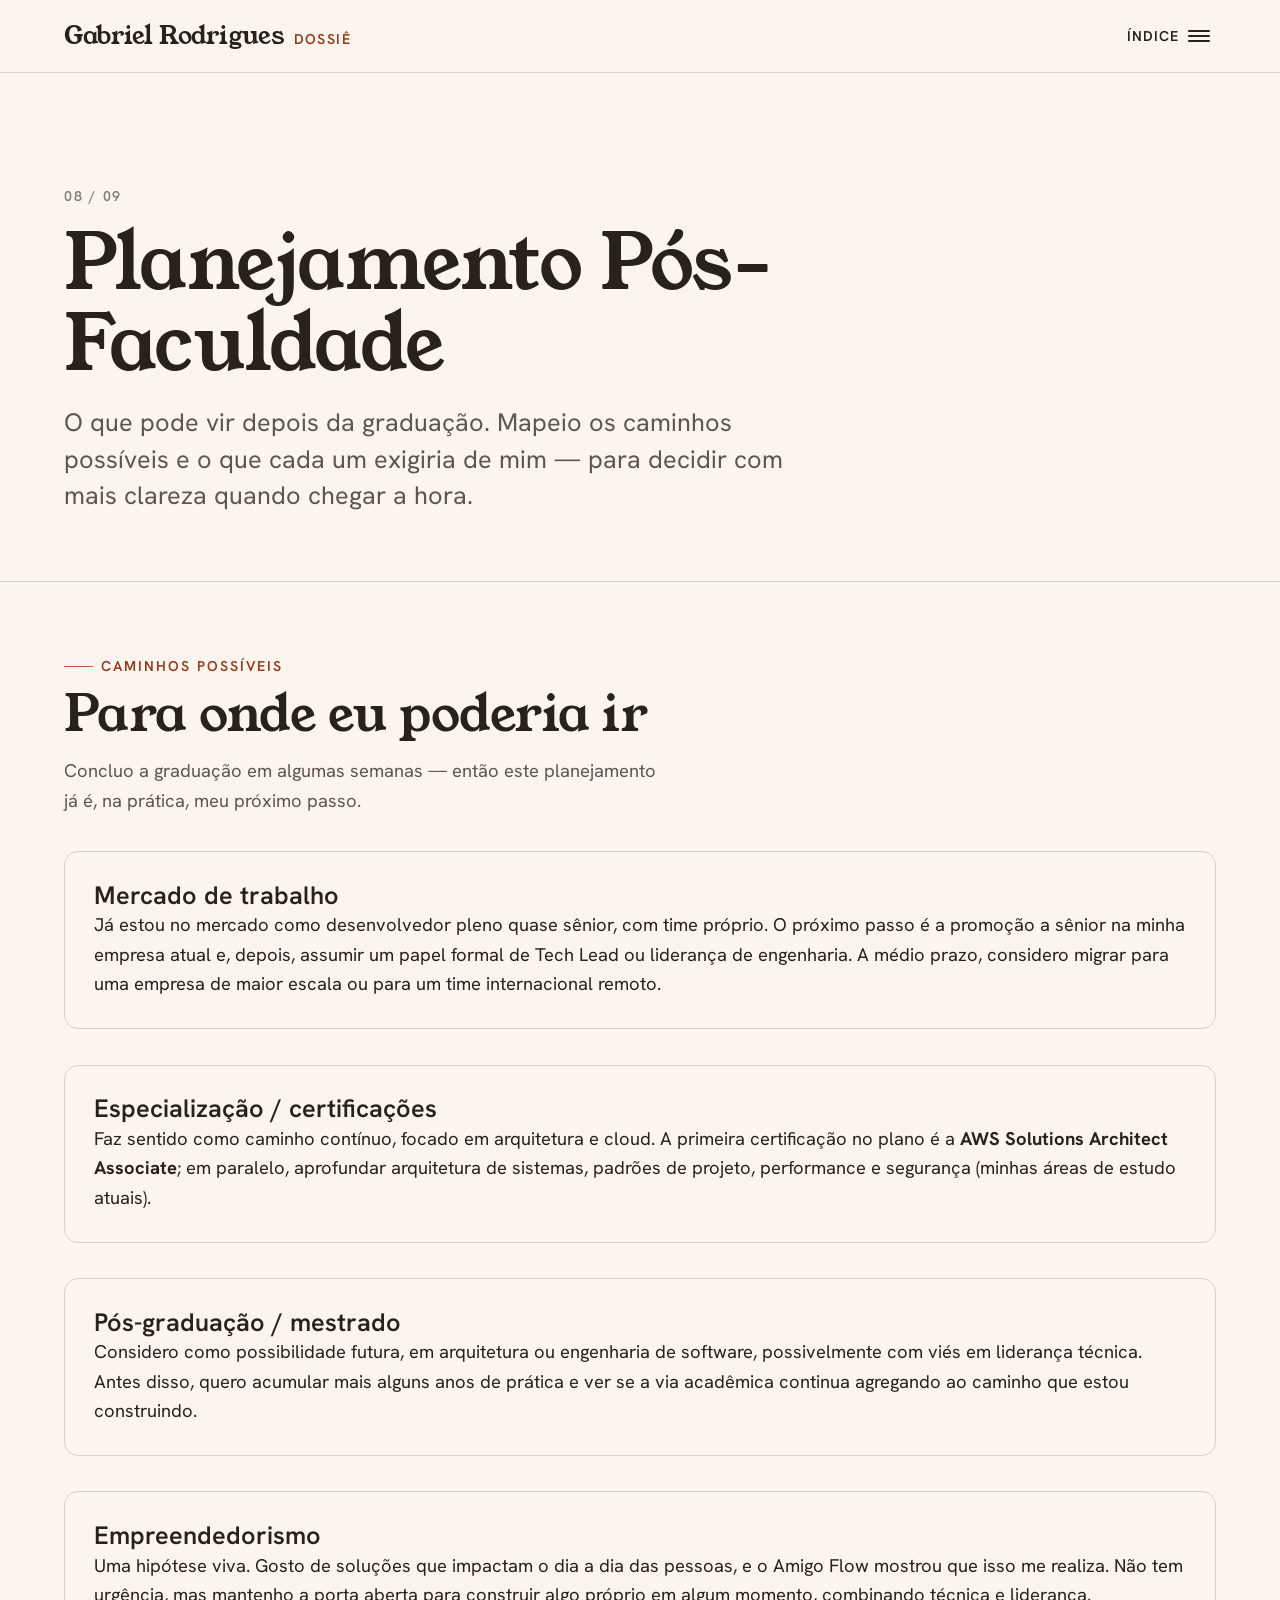
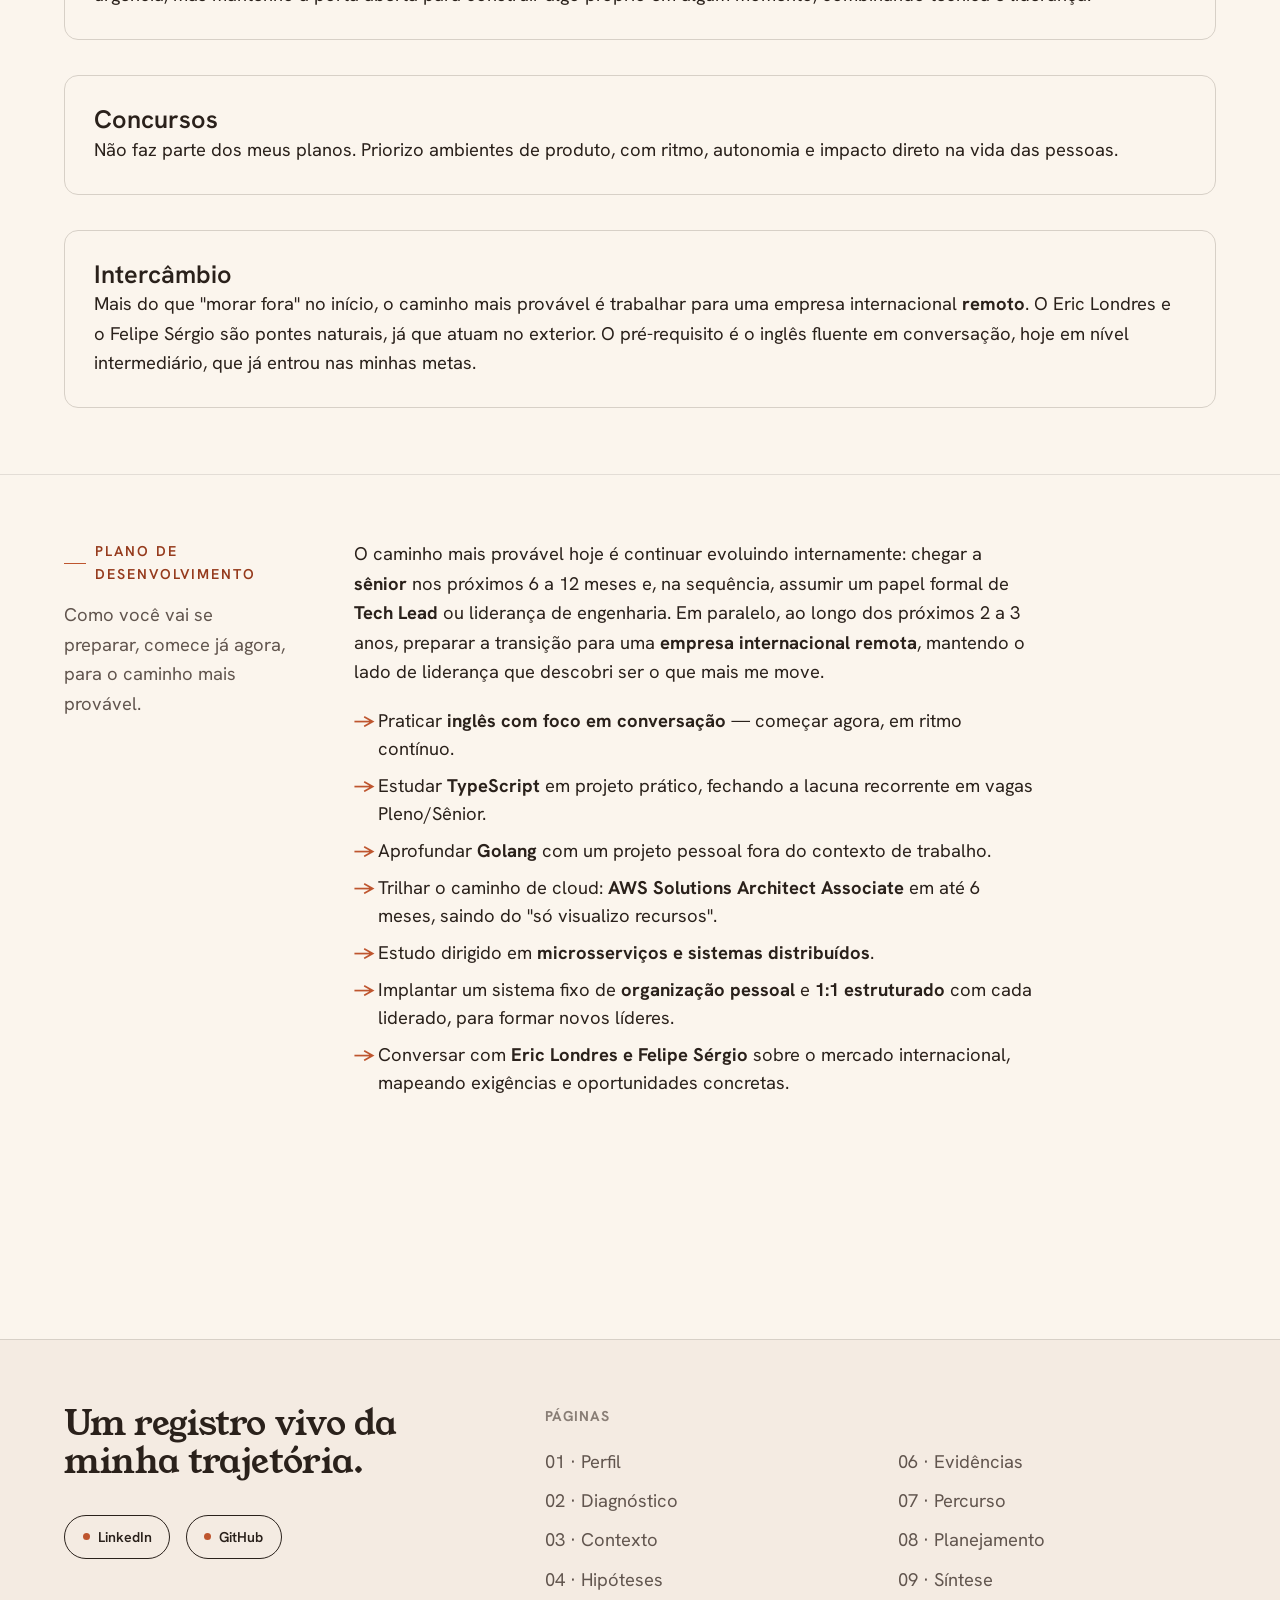
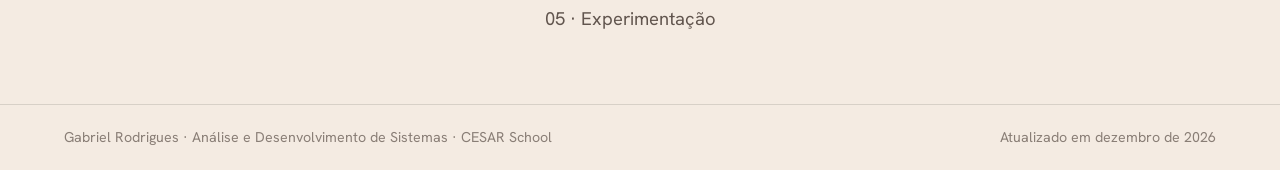
<file: paginas/08-planejamento.html>
<!DOCTYPE html>
<html lang="pt-BR">
<head>
  <meta charset="UTF-8" />
  <meta name="viewport" content="width=device-width, initial-scale=1.0" />
  <title>08 · Planejamento Pós-Faculdade — Dossiê de Carreira</title>
  <meta name="description" content="Planejamento pós-faculdade: caminhos possíveis após a graduação e plano de desenvolvimento." />
  <link rel="icon" href="../assets/img/favicon.svg" type="image/svg+xml" />
  <link rel="preconnect" href="https://fonts.googleapis.com" />
  <link rel="preconnect" href="https://fonts.gstatic.com" crossorigin />
  <link href="https://fonts.googleapis.com/css2?family=Hanken+Grotesk:wght@400;500;600;700&family=Young+Serif&display=swap" rel="stylesheet" />
  <link rel="stylesheet" href="../assets/css/style.css" />
</head>
<body data-page="08" data-root="..">
  <a class="skip-link" href="#conteudo">Pular para o conteúdo</a>
  <div id="site-header"></div>

  <main id="conteudo">
    <header class="page-hero shell" data-reveal-group>
      <p class="page-hero__index" data-reveal>08 / 09</p>
      <h1 data-reveal>Planejamento Pós-Faculdade</h1>
      <p class="page-hero__intro" data-reveal>
        O que pode vir depois da graduação. Mapeio os caminhos possíveis e o que cada
        um exigiria de mim — para decidir com mais clareza quando chegar a hora.
      </p>
    </header>

    <section class="section shell">
      <div class="section__head">
        <p class="kicker">Caminhos possíveis</p>
        <h2>Para onde eu poderia ir</h2>
        <p class="section__note">Concluo a graduação em algumas semanas — então este
        planejamento já é, na prática, meu próximo passo.</p>
      </div>

      <div data-reveal-group>
        <article class="entry" data-reveal>
          <h4>Mercado de trabalho</h4>
          <p>Já estou no mercado como desenvolvedor pleno quase sênior, com time
          próprio. O próximo passo é a promoção a sênior na minha empresa atual e,
          depois, assumir um papel formal de Tech Lead ou liderança de engenharia.
          A médio prazo, considero migrar para uma empresa de maior escala ou para
          um time internacional remoto.</p>
        </article>
        <article class="entry" data-reveal>
          <h4>Especialização / certificações</h4>
          <p>Faz sentido como caminho contínuo, focado em arquitetura e cloud.
          A primeira certificação no plano é a <b>AWS Solutions Architect
          Associate</b>; em paralelo, aprofundar arquitetura de sistemas, padrões
          de projeto, performance e segurança (minhas áreas de estudo atuais).</p>
        </article>
        <article class="entry" data-reveal>
          <h4>Pós-graduação / mestrado</h4>
          <p>Considero como possibilidade futura, em arquitetura ou engenharia de
          software, possivelmente com viés em liderança técnica. Antes disso,
          quero acumular mais alguns anos de prática e ver se a via acadêmica
          continua agregando ao caminho que estou construindo.</p>
        </article>
        <article class="entry" data-reveal>
          <h4>Empreendedorismo</h4>
          <p>Uma hipótese viva. Gosto de soluções que impactam o dia a dia das
          pessoas, e o Amigo Flow mostrou que isso me realiza. Não tem urgência,
          mas mantenho a porta aberta para construir algo próprio em algum
          momento, combinando técnica e liderança.</p>
        </article>
        <article class="entry" data-reveal>
          <h4>Concursos</h4>
          <p>Não faz parte dos meus planos. Priorizo ambientes de produto, com
          ritmo, autonomia e impacto direto na vida das pessoas.</p>
        </article>
        <article class="entry" data-reveal>
          <h4>Intercâmbio</h4>
          <p>Mais do que "morar fora" no início, o caminho mais provável é
          trabalhar para uma empresa internacional <b>remoto</b>. O Eric Londres e
          o Felipe Sérgio são pontes naturais, já que atuam no exterior. O
          pré-requisito é o inglês fluente em conversação, hoje em nível
          intermediário, que já entrou nas minhas metas.</p>
        </article>
      </div>
    </section>

    <section class="section shell">
      <div class="split">
        <div class="split__aside">
          <p class="kicker">Plano de desenvolvimento</p>
          <p class="muted">Como você vai se preparar, comece já agora, para o caminho mais provável.</p>
        </div>
        <div class="flow" data-reveal-group>
          <div class="prose" data-reveal>
            <p>
              O caminho mais provável hoje é continuar evoluindo internamente: chegar a
              <b>sênior</b> nos próximos 6 a 12 meses e, na sequência, assumir um papel
              formal de <b>Tech Lead</b> ou liderança de engenharia. Em paralelo, ao
              longo dos próximos 2 a 3 anos, preparar a transição para uma <b>empresa
              internacional remota</b>, mantendo o lado de liderança que descobri ser
              o que mais me move.
            </p>
          </div>
          <ul class="goals" data-reveal>
            <li>Praticar <b>inglês com foco em conversação</b> — começar agora, em ritmo contínuo.</li>
            <li>Estudar <b>TypeScript</b> em projeto prático, fechando a lacuna recorrente em vagas Pleno/Sênior.</li>
            <li>Aprofundar <b>Golang</b> com um projeto pessoal fora do contexto de trabalho.</li>
            <li>Trilhar o caminho de cloud: <b>AWS Solutions Architect Associate</b> em até 6 meses, saindo do "só visualizo recursos".</li>
            <li>Estudo dirigido em <b>microsserviços e sistemas distribuídos</b>.</li>
            <li>Implantar um sistema fixo de <b>organização pessoal</b> e <b>1:1 estruturado</b> com cada liderado, para formar novos líderes.</li>
            <li>Conversar com <b>Eric Londres e Felipe Sérgio</b> sobre o mercado internacional, mapeando exigências e oportunidades concretas.</li>
          </ul>
        </div>
      </div>
    </section>
  </main>

  <div id="site-footer"></div>
  <script src="../assets/js/main.js"></script>
</body>
</html>
</file>
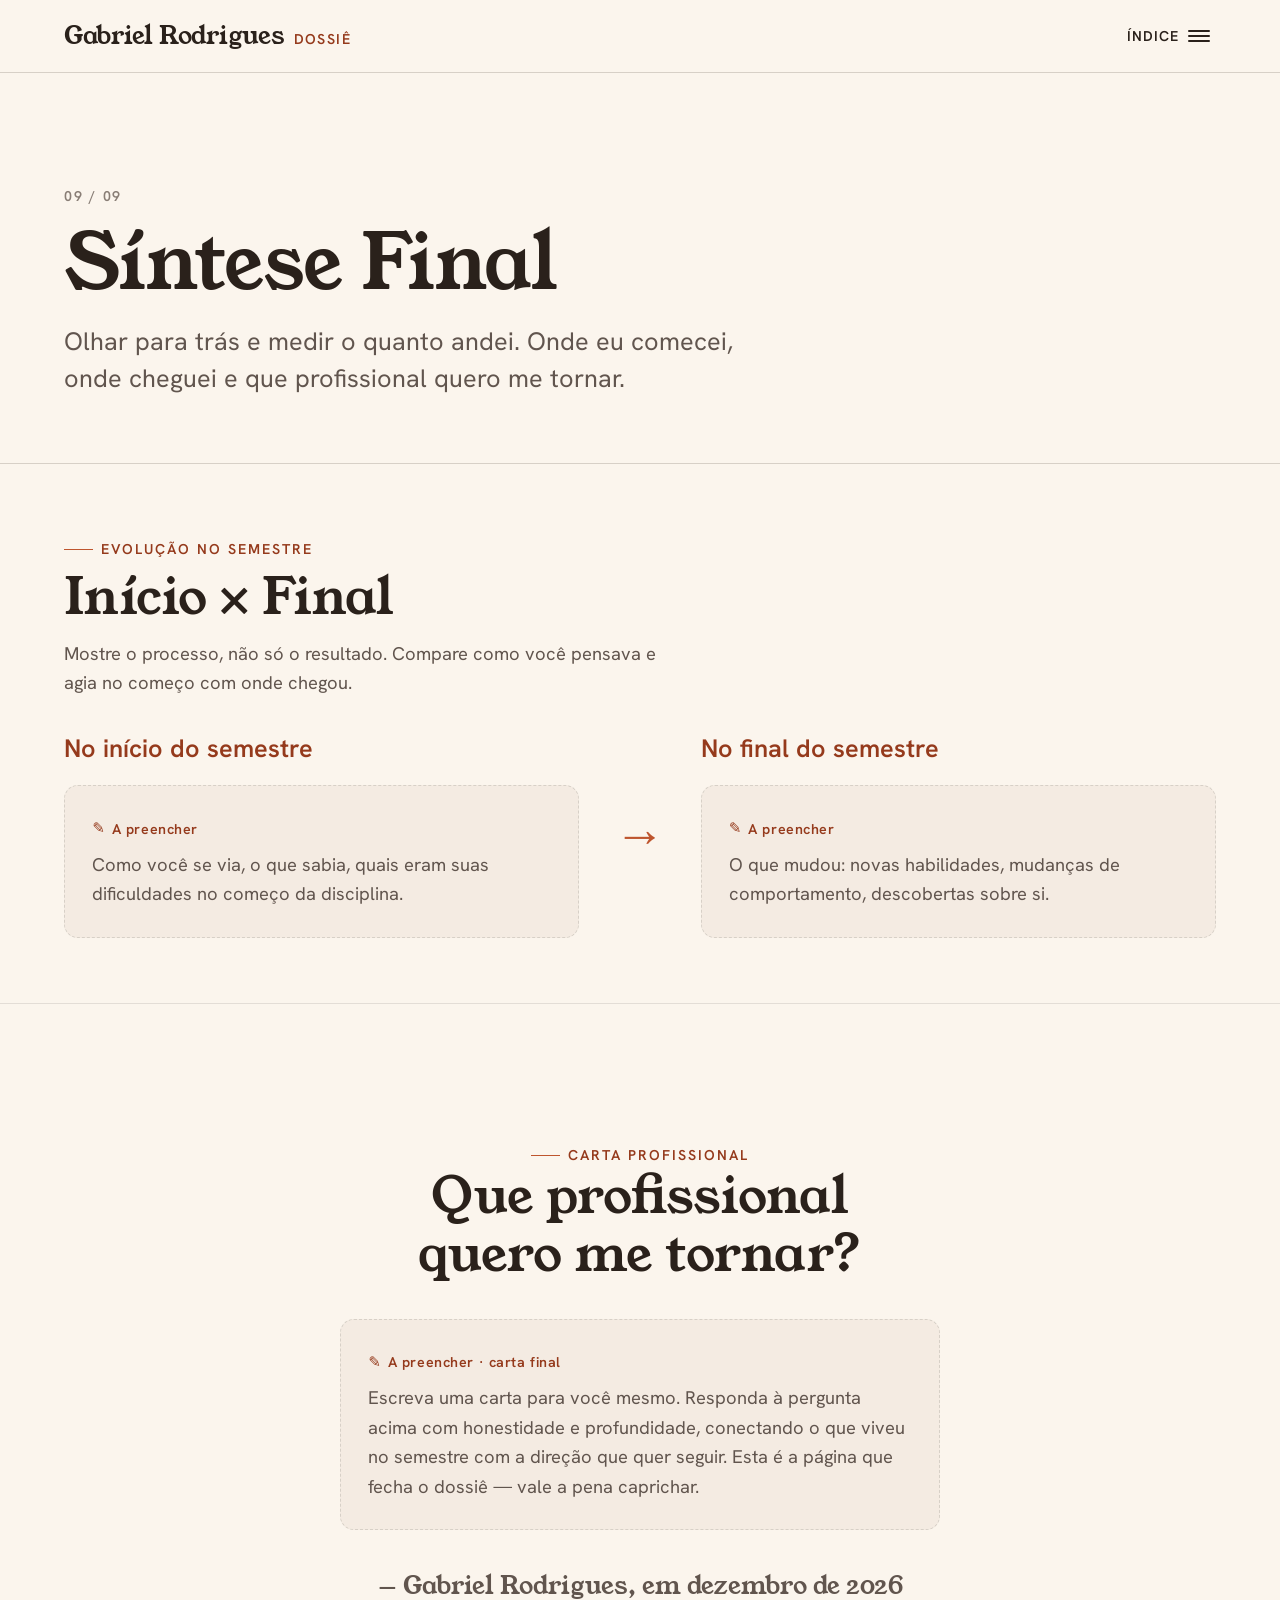
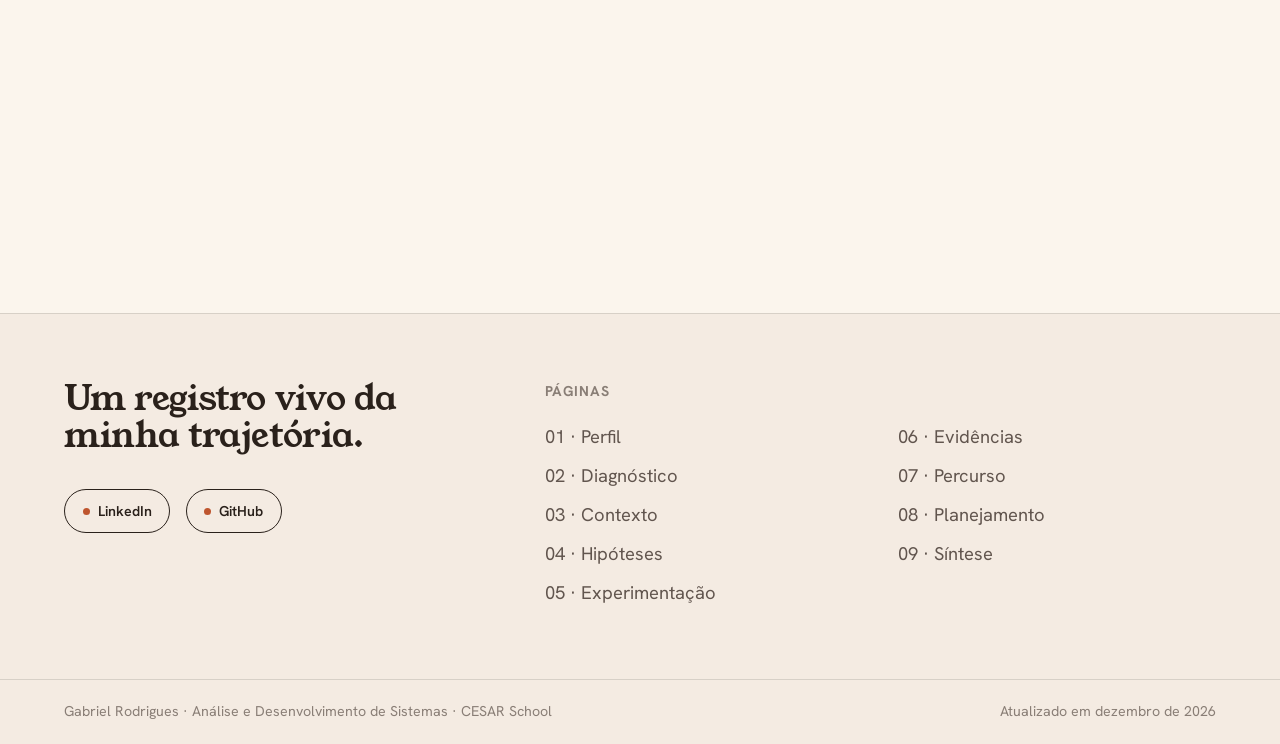
<file: paginas/09-sintese.html>
<!DOCTYPE html>
<html lang="pt-BR">
<head>
  <meta charset="UTF-8" />
  <meta name="viewport" content="width=device-width, initial-scale=1.0" />
  <title>09 · Síntese Final — Dossiê de Carreira</title>
  <meta name="description" content="Síntese final: comparação entre início e fim do semestre e carta profissional." />
  <link rel="icon" href="../assets/img/favicon.svg" type="image/svg+xml" />
  <link rel="preconnect" href="https://fonts.googleapis.com" />
  <link rel="preconnect" href="https://fonts.gstatic.com" crossorigin />
  <link href="https://fonts.googleapis.com/css2?family=Hanken+Grotesk:wght@400;500;600;700&family=Young+Serif&display=swap" rel="stylesheet" />
  <link rel="stylesheet" href="../assets/css/style.css" />
</head>
<body data-page="09" data-root="..">
  <a class="skip-link" href="#conteudo">Pular para o conteúdo</a>
  <div id="site-header"></div>

  <main id="conteudo">
    <header class="page-hero shell" data-reveal-group>
      <p class="page-hero__index" data-reveal>09 / 09</p>
      <h1 data-reveal>Síntese Final</h1>
      <p class="page-hero__intro" data-reveal>
        Olhar para trás e medir o quanto andei. Onde eu comecei, onde cheguei e
        que profissional quero me tornar.
      </p>
    </header>

    <!-- COMPARAÇÃO INÍCIO × FIM -->
    <section class="section shell">
      <div class="section__head">
        <p class="kicker">Evolução no semestre</p>
        <h2>Início × Final</h2>
        <p class="section__note">Mostre o processo, não só o resultado. Compare como você
        pensava e agia no começo com onde chegou.</p>
      </div>

      <div class="compare" data-reveal>
        <div class="compare__col">
          <h4>No início do semestre</h4>
          <div class="fill"><span class="fill__tag">A preencher</span>
            <p class="fill__hint">Como você se via, o que sabia, quais eram suas dificuldades
            no começo da disciplina.</p></div>
        </div>
        <div class="compare__vs" aria-hidden="true">→</div>
        <div class="compare__col">
          <h4>No final do semestre</h4>
          <div class="fill"><span class="fill__tag">A preencher</span>
            <p class="fill__hint">O que mudou: novas habilidades, mudanças de comportamento,
            descobertas sobre si.</p></div>
        </div>
      </div>
    </section>

    <!-- CARTA PROFISSIONAL -->
    <section class="section shell">
      <div class="letter" data-reveal>
        <p class="kicker" style="justify-content:center">Carta profissional</p>
        <p class="letter__q">Que profissional quero me tornar?</p>
        <div class="fill"><span class="fill__tag">A preencher · carta final</span>
          <p class="fill__hint">Escreva uma carta para você mesmo. Responda à pergunta acima
          com honestidade e profundidade, conectando o que viveu no semestre com a direção
          que quer seguir. Esta é a página que fecha o dossiê — vale a pena caprichar.</p></div>
        <p class="letter__sign">— Gabriel Rodrigues, em <span id="data-carta"></span></p>
      </div>
    </section>
  </main>

  <div id="site-footer"></div>
  <script src="../assets/js/main.js"></script>
  <script>
    // Preenche automaticamente o mês/ano da assinatura da carta.
    document.getElementById("data-carta").textContent =
      new Date().toLocaleDateString("pt-BR", { month: "long", year: "numeric" });
  </script>
</body>
</html>
</file>
<file: assets/css/style.css>
/* ==========================================================================
   Dossiê de Carreira — Design System
   Registro: brand / editorial quente. Voz: caloroso, reflexivo, honesto.
   Paleta OKLCH committed-warm. Tipos: Young Serif (display) + Hanken Grotesk.
   ========================================================================== */

/* --- Tokens --------------------------------------------------------------- */
:root {
  /* Cor */
  --paper:     oklch(0.972 0.012 75);
  --paper-2:   oklch(0.945 0.016 72);
  --paper-3:   oklch(0.915 0.018 70);
  --ink:       oklch(0.255 0.018 55);
  --ink-soft:  oklch(0.46 0.02 55);
  --ink-faint: oklch(0.6 0.018 60);
  --clay:      oklch(0.575 0.145 40);
  --clay-deep: oklch(0.47 0.13 38);
  --olive:     oklch(0.55 0.055 120);
  --line:      oklch(0.86 0.014 70);
  --line-soft: oklch(0.9 0.012 72);

  /* Tipografia */
  --font-display: "Young Serif", Georgia, "Times New Roman", serif;
  --font-sans: "Hanken Grotesk", system-ui, -apple-system, "Segoe UI", sans-serif;

  /* Escala fluida (razão ~1.28) */
  --step--1: clamp(0.8rem, 0.77rem + 0.15vw, 0.9rem);
  --step-0:  clamp(1rem, 0.95rem + 0.25vw, 1.15rem);
  --step-1:  clamp(1.28rem, 1.18rem + 0.5vw, 1.6rem);
  --step-2:  clamp(1.64rem, 1.45rem + 0.95vw, 2.3rem);
  --step-3:  clamp(2.1rem, 1.74rem + 1.8vw, 3.4rem);
  --step-4:  clamp(2.7rem, 2.0rem + 3.5vw, 5.2rem);
  --step-5:  clamp(3.3rem, 2.1rem + 6vw, 7.5rem);

  /* Espaço fluido */
  --space-2xs: clamp(0.5rem, 0.45rem + 0.25vw, 0.65rem);
  --space-xs:  clamp(0.75rem, 0.68rem + 0.35vw, 1rem);
  --space-s:   clamp(1rem, 0.9rem + 0.5vw, 1.4rem);
  --space-m:   clamp(1.6rem, 1.4rem + 1vw, 2.4rem);
  --space-l:   clamp(2.6rem, 2.1rem + 2.5vw, 4.2rem);
  --space-xl:  clamp(4rem, 3rem + 5vw, 7rem);
  --space-2xl: clamp(6rem, 4rem + 9vw, 11rem);

  /* Medidas */
  --measure: 68ch;
  --shell: clamp(1.2rem, 5vw, 7rem);  /* gutter lateral */
  --radius: 14px;
  --radius-s: 8px;

  /* Motion */
  --ease-out-expo: cubic-bezier(0.16, 1, 0.3, 1);
  --ease-out-quart: cubic-bezier(0.25, 1, 0.5, 1);
}

/* --- Reset ---------------------------------------------------------------- */
*, *::before, *::after { box-sizing: border-box; }
* { margin: 0; }
html { -webkit-text-size-adjust: 100%; scroll-behavior: smooth; }
body {
  font-family: var(--font-sans);
  font-size: var(--step-0);
  line-height: 1.6;
  font-weight: 400;
  color: var(--ink);
  background: var(--paper);
  -webkit-font-smoothing: antialiased;
  text-rendering: optimizeLegibility;
  min-height: 100vh;
  overflow-x: hidden;
}
img, picture, svg { display: block; max-width: 100%; }
a { color: inherit; }
ul, ol { list-style: none; padding: 0; }
button { font: inherit; color: inherit; cursor: pointer; border: none; background: none; }
:focus-visible { outline: 2.5px solid var(--clay); outline-offset: 3px; border-radius: 3px; }

/* Seleção */
::selection { background: var(--clay); color: var(--paper); }

/* --- Tipografia base ------------------------------------------------------ */
h1, h2, h3 { font-family: var(--font-display); font-weight: 400; line-height: 1.05; letter-spacing: -0.01em; }
h1 { font-size: var(--step-4); }
h2 { font-size: var(--step-3); }
h3 { font-size: var(--step-2); }
h4 { font-family: var(--font-sans); font-weight: 600; font-size: var(--step-1); line-height: 1.2; }

.display {
  font-family: var(--font-display);
  font-size: var(--step-5);
  line-height: 0.95;
  letter-spacing: -0.02em;
}

/* Kicker — etiqueta discreta acima de títulos (não repetir como gramática) */
.kicker {
  font-family: var(--font-sans);
  font-weight: 600;
  font-size: var(--step--1);
  letter-spacing: 0.14em;
  text-transform: uppercase;
  color: var(--clay-deep);
  display: inline-flex;
  align-items: center;
  gap: 0.6em;
}
.kicker::before {
  content: "";
  width: 1.8rem;
  height: 1px;
  background: var(--clay);
}

.lead { font-size: var(--step-1); line-height: 1.45; color: var(--ink-soft); max-width: 38ch; }

/* --- Layout helpers ------------------------------------------------------- */
.shell { padding-inline: var(--shell); }
.flow > * + * { margin-block-start: var(--space-s); }
.flow-l > * + * { margin-block-start: var(--space-l); }

.prose { max-width: var(--measure); }
.prose p + p { margin-block-start: 1.1em; }
.prose p { color: var(--ink); }

/* Link de texto */
.link {
  color: var(--clay-deep);
  text-decoration: none;
  background-image: linear-gradient(var(--clay), var(--clay));
  background-size: 100% 1.5px;
  background-position: 0 100%;
  background-repeat: no-repeat;
  transition: background-size 0.4s var(--ease-out-quart), color 0.2s;
  padding-block-end: 1px;
}
.link:hover { color: var(--clay); background-size: 0% 1.5px; }

/* ==========================================================================
   Header / Navegação (injetado por main.js)
   ========================================================================== */
.site-header {
  position: sticky;
  top: 0;
  z-index: 50;
  background: color-mix(in oklch, var(--paper) 88%, transparent);
  backdrop-filter: blur(10px);
  border-block-end: 1px solid var(--line);
}
.site-header__bar {
  display: flex;
  align-items: center;
  justify-content: space-between;
  gap: var(--space-s);
  padding-block: clamp(0.7rem, 0.5rem + 0.6vw, 1.1rem);
}
.brandmark {
  display: inline-flex;
  align-items: baseline;
  gap: 0.55rem;
  text-decoration: none;
  font-family: var(--font-display);
  font-size: var(--step-1);
  letter-spacing: -0.01em;
  white-space: nowrap;
}
.brandmark__tag {
  font-family: var(--font-sans);
  font-size: var(--step--1);
  font-weight: 600;
  letter-spacing: 0.1em;
  text-transform: uppercase;
  color: var(--clay-deep);
}

/* Botão "Índice" — abre o painel de navegação (em todas as larguras) */
.nav-toggle {
  display: inline-flex;
  align-items: center;
  gap: 0.6rem;
  font-size: var(--step--1);
  font-weight: 600;
  letter-spacing: 0.06em;
  text-transform: uppercase;
}
.nav-toggle__lines { position: relative; width: 22px; height: 12px; }
.nav-toggle__lines span {
  position: absolute; left: 0; width: 100%; height: 2px;
  background: var(--ink); border-radius: 2px;
  transition: transform 0.35s var(--ease-out-expo), opacity 0.2s;
}
.nav-toggle__lines span:nth-child(1) { top: 0; }
.nav-toggle__lines span:nth-child(2) { top: 5px; }
.nav-toggle__lines span:nth-child(3) { top: 10px; }
.nav-toggle[aria-expanded="true"] .nav-toggle__lines span:nth-child(1) { transform: translateY(5px) rotate(45deg); }
.nav-toggle[aria-expanded="true"] .nav-toggle__lines span:nth-child(2) { opacity: 0; }
.nav-toggle[aria-expanded="true"] .nav-toggle__lines span:nth-child(3) { transform: translateY(-5px) rotate(-45deg); }

/* Painel de navegação — dropdown animado por grid-template-rows */
.nav {
  position: absolute;
  inset-inline: 0;
  top: 100%;
  background: var(--paper);
  border-block-end: 1px solid var(--line);
  box-shadow: 0 24px 40px -28px oklch(0.25 0.02 55 / 0.4);
  display: grid;
  grid-template-rows: 0fr;
  transition: grid-template-rows 0.5s var(--ease-out-expo);
}
.nav > .nav__inner-wrap { overflow: hidden; }
.nav.is-open { grid-template-rows: 1fr; }
.nav__inner {
  padding-block: var(--space-m);
  display: grid;
  gap: 0.15rem 1.5rem;
  grid-template-columns: 1fr;
}
@media (min-width: 620px) { .nav__inner { grid-template-columns: 1fr 1fr; } }
@media (min-width: 1040px) { .nav__inner { grid-template-columns: repeat(5, 1fr); } }

.nav__link {
  display: flex;
  align-items: baseline;
  gap: 0.7em;
  text-decoration: none;
  font-size: var(--step-0);
  font-weight: 500;
  color: var(--ink-soft);
  padding: 0.7rem 0.9rem;
  border-radius: var(--radius-s);
  border-block-end: 1px solid var(--line-soft);
  transition: background 0.25s, color 0.2s, padding-inline 0.35s var(--ease-out-quart);
}
@media (min-width: 620px) { .nav__link { border-block-end: none; } }
.nav__num {
  font-size: 0.75em;
  font-weight: 700;
  color: var(--clay);
  font-variant-numeric: tabular-nums;
}
.nav__link:hover { background: var(--paper-2); color: var(--ink); padding-inline-start: 1.2rem; }
.nav__link[aria-current="page"] { color: var(--clay-deep); font-weight: 700; background: color-mix(in oklch, var(--clay) 9%, var(--paper)); }

/* ==========================================================================
   Hero de página
   ========================================================================== */
.page-hero {
  padding-block: var(--space-xl) var(--space-l);
  border-block-end: 1px solid var(--line);
}
.page-hero__index {
  font-family: var(--font-sans);
  font-weight: 600;
  font-size: var(--step--1);
  letter-spacing: 0.12em;
  color: var(--ink-faint);
  font-variant-numeric: tabular-nums;
}
.page-hero h1 { margin-block: var(--space-xs) var(--space-s); max-width: 16ch; }
.page-hero__intro { max-width: 52ch; font-size: var(--step-1); line-height: 1.45; color: var(--ink-soft); }

/* ==========================================================================
   Section
   ========================================================================== */
.section { padding-block: var(--space-l); border-block-end: 1px solid var(--line-soft); }
.section:last-of-type { border-block-end: none; }
.section__head { margin-block-end: var(--space-m); max-width: 60ch; }
.section__head h2 { margin-block: var(--space-2xs) 0; }
.section__note { color: var(--ink-soft); margin-block-start: var(--space-xs); max-width: var(--measure); }

/* Layout de seção: rótulo à esquerda + corpo (assimétrico) */
.split {
  display: grid;
  grid-template-columns: minmax(0, 1fr);
  gap: var(--space-m);
}
@media (min-width: 860px) {
  .split { grid-template-columns: 14rem minmax(0, 1fr); gap: var(--space-l); }
  .split--wide { grid-template-columns: 18rem minmax(0, 1fr); }
}
.split__aside { color: var(--ink-soft); }
.split__aside .kicker { margin-block-end: var(--space-xs); }

/* ==========================================================================
   Placeholder de preenchimento (.fill)
   ========================================================================== */
.fill {
  background: var(--paper-2);
  border: 1px dashed var(--line);
  border-radius: var(--radius);
  padding: clamp(1.1rem, 0.9rem + 1vw, 1.8rem);
  position: relative;
}
.fill + .fill { margin-block-start: var(--space-s); }
.fill__tag {
  display: inline-flex;
  align-items: center;
  gap: 0.45em;
  font-size: var(--step--1);
  font-weight: 600;
  letter-spacing: 0.04em;
  color: var(--clay-deep);
  margin-block-end: 0.6rem;
}
.fill__tag::before { content: "✎"; font-size: 1.05em; }
.fill__hint { color: var(--ink-soft); max-width: var(--measure); }
.fill__hint strong { color: var(--ink); font-weight: 600; }
.fill--inline { padding: 0.75rem 1rem; display: inline-block; min-width: min(100%, 22rem); }

/* Dica de exemplo forte vs fraco */
.example {
  display: grid;
  gap: var(--space-s);
  margin-block-start: var(--space-s);
}
@media (min-width: 720px) { .example { grid-template-columns: 1fr 1fr; } }
.example__card { border-radius: var(--radius-s); padding: 1rem 1.1rem; font-size: var(--step--1); }
.example__card h5 { font-family: var(--font-sans); font-size: var(--step--1); font-weight: 700; margin-block-end: 0.4rem; display: flex; align-items: center; gap: 0.4em; }
.example__card--weak { background: oklch(0.94 0.02 60); color: var(--ink-soft); }
.example__card--strong { background: oklch(0.93 0.04 130); color: var(--ink); }
.example__card p { line-height: 1.5; }

/* ==========================================================================
   Tags / pills
   ========================================================================== */
.tags { display: flex; flex-wrap: wrap; gap: 0.55rem; }
.tag {
  font-size: var(--step--1);
  font-weight: 500;
  padding: 0.4rem 0.85rem;
  border: 1px solid var(--line);
  border-radius: 100px;
  background: var(--paper);
  color: var(--ink-soft);
}
.tag--filled { background: var(--ink); color: var(--paper); border-color: var(--ink); }
.tag--clay { background: color-mix(in oklch, var(--clay) 14%, var(--paper)); border-color: color-mix(in oklch, var(--clay) 35%, var(--paper)); color: var(--clay-deep); }

/* ==========================================================================
   Home — hero
   ========================================================================== */
.home-hero { padding-block: var(--space-xl) var(--space-l); }
.home-hero__grid {
  display: grid;
  gap: var(--space-l);
  align-items: end;
}
@media (min-width: 880px) {
  .home-hero__grid { grid-template-columns: minmax(0, 1.55fr) minmax(0, 1fr); }
}
.home-hero__name { margin-block: var(--space-xs) 0; }
.home-hero__name .line { display: block; }
.home-hero__name .line--accent { color: var(--clay); }
.home-hero__role { font-size: var(--step-1); color: var(--ink-soft); margin-block-start: var(--space-s); }
.home-hero__role b { color: var(--ink); font-weight: 600; }

/* Foto / retrato */
.portrait {
  aspect-ratio: 4 / 5;
  border-radius: var(--radius);
  background:
    repeating-linear-gradient(45deg, transparent, transparent 14px, color-mix(in oklch, var(--clay) 8%, transparent) 14px, color-mix(in oklch, var(--clay) 8%, transparent) 15px),
    var(--paper-2);
  border: 1px solid var(--line);
  display: grid;
  place-content: center;
  text-align: center;
  color: var(--ink-faint);
  font-size: var(--step--1);
  gap: 0.5rem;
  padding: var(--space-m);
}
.portrait::before { content: "◭"; font-size: 2.4rem; color: var(--clay); }

/* Variante com foto real */
.portrait--photo {
  aspect-ratio: 3 / 4;       /* proporção da imagem (1792×2400), sem corte */
  padding: 0;
  background: var(--paper-2);
  overflow: hidden;          /* mantém o border-radius na imagem */
}
.portrait--photo::before { content: none; }
.portrait--photo img {
  width: 100%;
  height: 100%;
  object-fit: cover;
  object-position: center top;
  border-radius: inherit;
}

/* Linha de links de perfil */
.profile-links { display: flex; flex-wrap: wrap; gap: var(--space-xs); margin-block-start: var(--space-m); }
.profile-link {
  display: inline-flex;
  align-items: center;
  gap: 0.5rem;
  padding: 0.6rem 1.1rem;
  border: 1px solid var(--ink);
  border-radius: 100px;
  text-decoration: none;
  font-weight: 600;
  font-size: var(--step--1);
  transition: background 0.3s var(--ease-out-quart), color 0.3s, transform 0.3s var(--ease-out-quart);
}
.profile-link:hover { background: var(--ink); color: var(--paper); transform: translateY(-2px); }
.profile-link__dot { width: 7px; height: 7px; border-radius: 50%; background: var(--clay); }

/* Índice de páginas na home */
.index-list { border-block-start: 1px solid var(--line); }
.index-item {
  display: grid;
  grid-template-columns: 3.5rem minmax(0, 1fr) auto;
  align-items: baseline;
  gap: var(--space-s);
  padding: clamp(1rem, 0.8rem + 0.8vw, 1.6rem) var(--space-s);
  margin-inline: calc(var(--space-s) * -1); /* sangra o realce sem alterar o alinhamento do texto */
  border-block-end: 1px solid var(--line);
  text-decoration: none;
  color: var(--ink);
  /* anima só cor (sem reflow); o deslize vem de transform nos filhos */
  transition: background-color 0.45s var(--ease-out-quart);
}
.index-item:hover { background-color: var(--paper-2); }
.index-item__num,
.index-item__title,
.index-item__desc { transition: transform 0.5s var(--ease-out-expo), color 0.3s; }
.index-item:hover .index-item__num,
.index-item:hover .index-item__title,
.index-item:hover .index-item__desc { transform: translateX(10px); }
.index-item:hover .index-item__title { color: var(--clay-deep); }
.index-item__num { font-family: var(--font-sans); font-weight: 600; color: var(--clay); font-variant-numeric: tabular-nums; font-size: var(--step--1); }
.index-item__title { font-family: var(--font-display); font-size: var(--step-2); line-height: 1.1; }
.index-item__desc { grid-column: 2; color: var(--ink-soft); font-size: var(--step--1); margin-block-start: 0.3rem; max-width: 50ch; }
.index-item__arrow { color: var(--ink-faint); transition: transform 0.5s var(--ease-out-expo), color 0.3s; font-size: var(--step-1); }
.index-item:hover .index-item__arrow { transform: translateX(8px); color: var(--clay); }

/* ==========================================================================
   Bloco repetível (projeto / vaga / evidência genérica)
   ========================================================================== */
.entry {
  border: 1px solid var(--line);
  border-radius: var(--radius);
  padding: clamp(1.2rem, 1rem + 1vw, 2rem);
  background: var(--paper);
}
.entry + .entry { margin-block-start: var(--space-m); }
.entry__title { font-family: var(--font-display); font-size: var(--step-2); margin-block-end: var(--space-2xs); }
.entry__meta { display: flex; flex-wrap: wrap; gap: 0.5rem 1.2rem; color: var(--ink-faint); font-size: var(--step--1); margin-block-end: var(--space-s); }
.entry__grid { display: grid; gap: var(--space-s); }
@media (min-width: 700px) { .entry__grid { grid-template-columns: 1fr 1fr; } }
.field { }
.field__label { font-size: var(--step--1); font-weight: 600; letter-spacing: 0.04em; color: var(--clay-deep); margin-block-end: 0.35rem; }

/* Publicações / embeds do projeto */
.project-pubs { margin-block-start: var(--space-m); padding-block-start: var(--space-m); border-block-start: 1px solid var(--line-soft); }
.embeds { display: grid; gap: var(--space-m); margin-block-start: var(--space-s); align-items: start; }
@media (min-width: 720px) { .embeds { grid-template-columns: 1fr 1fr; } }
.embeds .instagram-media { margin: 0 auto !important; min-width: 0 !important; width: 100% !important; }
/* Fallback antes do embed.js processar (ou se falhar) */
.embeds blockquote.instagram-media:not(.instagram-media-rendered) {
  display: block;
  background: var(--paper);
  border: 1px solid var(--line);
  border-radius: var(--radius);
  padding: clamp(1.1rem, 0.9rem + 1vw, 1.6rem);
}
.embeds blockquote.instagram-media:not(.instagram-media-rendered) a {
  color: var(--clay-deep);
  font-weight: 600;
  text-decoration: none;
}

/* ==========================================================================
   Metas curto / médio / longo (faixas horizontais, não cards iguais)
   ========================================================================== */
.horizon { border-block-start: 1px solid var(--line); }
.horizon__row {
  display: grid;
  grid-template-columns: minmax(0, 1fr);
  gap: var(--space-s);
  padding-block: var(--space-m);
  border-block-end: 1px solid var(--line);
}
@media (min-width: 760px) { .horizon__row { grid-template-columns: 16rem minmax(0, 1fr); gap: var(--space-l); } }
.horizon__when { }
.horizon__term { font-family: var(--font-display); font-size: var(--step-2); }
.horizon__range { color: var(--clay-deep); font-weight: 600; font-size: var(--step--1); margin-block-start: 0.2rem; }

/* ==========================================================================
   Tabela de empregabilidade
   ========================================================================== */
.table-wrap { overflow-x: auto; border: 1px solid var(--line); border-radius: var(--radius); }
table.matrix { width: 100%; border-collapse: collapse; min-width: 640px; font-size: var(--step--1); }
table.matrix th, table.matrix td { text-align: left; padding: 0.9rem 1.1rem; border-block-end: 1px solid var(--line-soft); vertical-align: top; }
table.matrix thead th { background: var(--paper-2); font-weight: 700; color: var(--ink); border-block-end: 1px solid var(--line); }
table.matrix tbody tr:last-child td { border-block-end: none; }
table.matrix td.is-empty { color: var(--ink-faint); font-style: italic; }

/* Vaga analisada — aderência requisitos × perfil */
.vaga__context { color: var(--ink-soft); max-width: var(--measure); margin-block: var(--space-xs) var(--space-m); }
.legend { display: flex; flex-wrap: wrap; gap: 0.5rem 1.1rem; margin-block: 0.4rem var(--space-s); font-size: var(--step--1); color: var(--ink-soft); }
.legend span { display: inline-flex; align-items: center; gap: 0.45em; }
.legend i { width: 0.7rem; height: 0.7rem; border-radius: 50%; }
.reqs { display: grid; gap: 0; }
.req {
  display: grid;
  grid-template-columns: 6.6rem minmax(0, 1fr);
  gap: 0.6rem 0.9rem;
  align-items: start;
  padding-block: 0.7rem;
  border-block-end: 1px solid var(--line-soft);
}
.req:last-child { border-block-end: none; }
.req p { font-size: var(--step--1); line-height: 1.45; }
.req p b { font-weight: 600; color: var(--ink); }
.req__fit {
  justify-self: start;
  font-size: calc(var(--step--1) * 0.92);
  font-weight: 700;
  letter-spacing: 0.02em;
  padding: 0.22rem 0.6rem;
  border-radius: 100px;
  white-space: nowrap;
}
.fit-yes,     .req__fit--yes     { background: oklch(0.9 0.06 145); color: oklch(0.42 0.09 145); }
.fit-partial, .req__fit--partial { background: oklch(0.92 0.075 78); color: oklch(0.48 0.1 62); }
.fit-gap,     .req__fit--gap     { background: color-mix(in oklch, var(--clay) 20%, var(--paper)); color: var(--clay-deep); }
.fit-tbd,     .req__fit--tbd     { background: var(--paper-3); color: var(--ink-soft); }
@media (max-width: 520px) { .req { grid-template-columns: 1fr; gap: 0.3rem; } }

/* Mapa de networking */
.net { display: grid; gap: 0; }
.net-item { padding-block: var(--space-m); border-block-end: 1px solid var(--line-soft); }
.net-item:first-child { padding-block-start: 0; }
.net-item:last-child { border-block-end: none; }
.net-head { display: flex; align-items: baseline; gap: 0.7rem 0.9rem; flex-wrap: wrap; margin-block-end: 0.5rem; }
.net-head h4 { font-family: var(--font-display); font-weight: 400; font-size: var(--step-2); }
.net-item p { max-width: var(--measure); color: var(--ink); }

/* Lista de metas / ações */
.goals { list-style: none; padding: 0; display: grid; gap: 0.6rem; max-width: var(--measure); }
.goals li { position: relative; padding-inline-start: 1.5rem; line-height: 1.5; }
.goals li::before { content: "→"; position: absolute; inset-inline-start: 0; color: var(--clay); font-weight: 700; }

/* ==========================================================================
   Timeline (percurso acadêmico)
   ========================================================================== */
.timeline { position: relative; padding-inline-start: clamp(1.4rem, 1rem + 2vw, 2.6rem); }
.timeline::before {
  content: ""; position: absolute; inset-block: 0.6rem 0; inset-inline-start: 0;
  width: 2px; background: linear-gradient(var(--clay), color-mix(in oklch, var(--clay) 20%, var(--paper)));
}
.tl-item { position: relative; padding-block: var(--space-m); }
.tl-item::before {
  content: ""; position: absolute; inset-inline-start: calc(clamp(1.4rem, 1rem + 2vw, 2.6rem) * -1 - 5px);
  top: calc(var(--space-m) + 0.5rem);
  width: 12px; height: 12px; border-radius: 50%;
  background: var(--paper); border: 2.5px solid var(--clay);
}
.tl-item__when { font-family: var(--font-sans); font-weight: 700; color: var(--clay-deep); font-size: var(--step--1); letter-spacing: 0.04em; }
.tl-item__title { font-family: var(--font-display); font-size: var(--step-2); margin-block: 0.2rem var(--space-xs); }

/* ==========================================================================
   Evidências (layout alternado, não grade idêntica)
   ========================================================================== */
.evidence {
  display: grid;
  gap: var(--space-m);
  align-items: start;
  padding-block: var(--space-l);
  border-block-end: 1px solid var(--line-soft);
}
@media (min-width: 820px) {
  .evidence { grid-template-columns: minmax(0, 1.1fr) minmax(0, 1fr); }
  .evidence:nth-child(even) > .evidence__media { order: 2; }
}
.evidence__media {
  aspect-ratio: 16 / 11;
  border-radius: var(--radius);
  background:
    repeating-linear-gradient(135deg, transparent, transparent 18px, color-mix(in oklch, var(--ink) 4%, transparent) 18px, color-mix(in oklch, var(--ink) 4%, transparent) 19px),
    var(--paper-2);
  border: 1px solid var(--line);
  display: grid; place-content: center; gap: 0.4rem;
  color: var(--ink-faint); text-align: center; padding: var(--space-m);
}
.evidence__media::before { content: "🖼"; font-size: 2rem; filter: grayscale(0.3); }
.evidence__cap .field + .field { margin-block-start: var(--space-s); }

/* Variante: media aceitando embed (sem aspect fixo / sem padrão tracejado) */
.evidence__media--embed {
  aspect-ratio: auto;
  padding: 0;
  background: transparent;
  border: none;
  display: block;
}
.evidence__media--embed::before { content: none; }
.evidence__media--embed .instagram-media {
  margin: 0 auto !important;
  min-width: 0 !important;
  width: 100% !important;
}

/* Card de link para evidências sem embed (ex.: LinkedIn) */
.link-card {
  display: flex;
  flex-direction: column;
  justify-content: space-between;
  gap: var(--space-m);
  aspect-ratio: 4 / 5;
  padding: clamp(1.1rem, 0.9rem + 1vw, 1.7rem);
  border-radius: var(--radius);
  background: var(--ink);
  color: var(--paper);
  text-decoration: none;
  position: relative;
  overflow: hidden;
  transition: transform 0.45s var(--ease-out-quart);
}
.link-card:hover { transform: translateY(-3px); }
.link-card__source {
  font-size: var(--step--1);
  font-weight: 700;
  letter-spacing: 0.1em;
  text-transform: uppercase;
  color: color-mix(in oklch, var(--paper) 70%, transparent);
}
.link-card__quote {
  font-family: var(--font-display);
  font-size: var(--step-2);
  line-height: 1.15;
  color: var(--paper);
  text-wrap: balance;
}
.link-card__cta {
  font-size: var(--step--1);
  font-weight: 600;
  color: var(--clay);
  display: inline-flex;
  align-items: center;
  gap: 0.4em;
}
.link-card__cta::after { content: "↗"; transition: transform 0.35s var(--ease-out-expo); }
.link-card:hover .link-card__cta::after { transform: translate(3px, -3px); }

/* ==========================================================================
   Carta profissional (síntese final)
   ========================================================================== */
.letter {
  max-width: 60ch;
  margin-inline: auto;
  padding: var(--space-l) 0;
  text-align: center;
}
.letter__q {
  font-family: var(--font-display);
  font-size: var(--step-3);
  line-height: 1.15;
  margin-block-end: var(--space-m);
  text-wrap: balance;
}
.letter .fill { text-align: left; }
.letter__sign { margin-block-start: var(--space-m); font-family: var(--font-display); font-size: var(--step-1); color: var(--ink-soft); }

/* Comparação início × fim */
.compare { display: grid; gap: var(--space-m); }
@media (min-width: 760px) { .compare { grid-template-columns: 1fr auto 1fr; align-items: center; } }
.compare__col h4 { color: var(--clay-deep); margin-block-end: var(--space-s); }
.compare__vs { font-family: var(--font-display); font-size: var(--step-3); color: var(--clay); text-align: center; }

/* ==========================================================================
   Footer
   ========================================================================== */
.site-footer {
  margin-block-start: var(--space-2xl);
  border-block-start: 1px solid var(--line);
  background: var(--paper-2);
}
.site-footer__grid {
  display: grid;
  gap: var(--space-m);
  padding-block: var(--space-l);
}
@media (min-width: 760px) { .site-footer__grid { grid-template-columns: 1.4fr 1fr 1fr; } }
.site-footer h2 { font-size: var(--step-2); max-width: 16ch; }
.site-footer__col h5 { font-size: var(--step--1); font-weight: 700; letter-spacing: 0.06em; text-transform: uppercase; color: var(--ink-faint); margin-block-end: var(--space-xs); }
.site-footer__col a { display: block; text-decoration: none; color: var(--ink-soft); padding-block: 0.3rem; transition: color 0.2s; }
.site-footer__col a:hover { color: var(--clay-deep); }
.site-footer__meta { border-block-start: 1px solid var(--line); padding-block: var(--space-s); display: flex; flex-wrap: wrap; gap: var(--space-xs) var(--space-m); justify-content: space-between; color: var(--ink-faint); font-size: var(--step--1); }

/* ==========================================================================
   Motion — reveal de entrada + scroll
   ========================================================================== */
[data-reveal] {
  opacity: 0;
  transform: translateY(22px);
  transition: opacity 0.8s var(--ease-out-expo), transform 0.8s var(--ease-out-expo);
  transition-delay: var(--reveal-delay, 0ms);
}
[data-reveal].is-in { opacity: 1; transform: none; }

@media (prefers-reduced-motion: reduce) {
  html { scroll-behavior: auto; }
  *, *::before, *::after {
    animation-duration: 0.001ms !important;
    transition-duration: 0.001ms !important;
  }
  [data-reveal] { opacity: 1; transform: none; }
}

/* Utilidades finais */
.muted { color: var(--ink-soft); }
.eyebrow-note { font-size: var(--step--1); color: var(--ink-faint); }
.divider { height: 1px; background: var(--line); border: none; margin-block: var(--space-l); }
.sr-only {
  position: absolute; width: 1px; height: 1px; padding: 0; margin: -1px;
  overflow: hidden; clip: rect(0,0,0,0); white-space: nowrap; border: 0;
}
.skip-link {
  position: absolute; left: 50%; transform: translateX(-50%) translateY(-130%);
  top: 0.5rem; z-index: 100; background: var(--ink); color: var(--paper);
  padding: 0.6rem 1.2rem; border-radius: 100px; text-decoration: none; font-weight: 600;
  transition: transform 0.3s var(--ease-out-expo);
}
.skip-link:focus { transform: translateX(-50%) translateY(0); }
</file>
